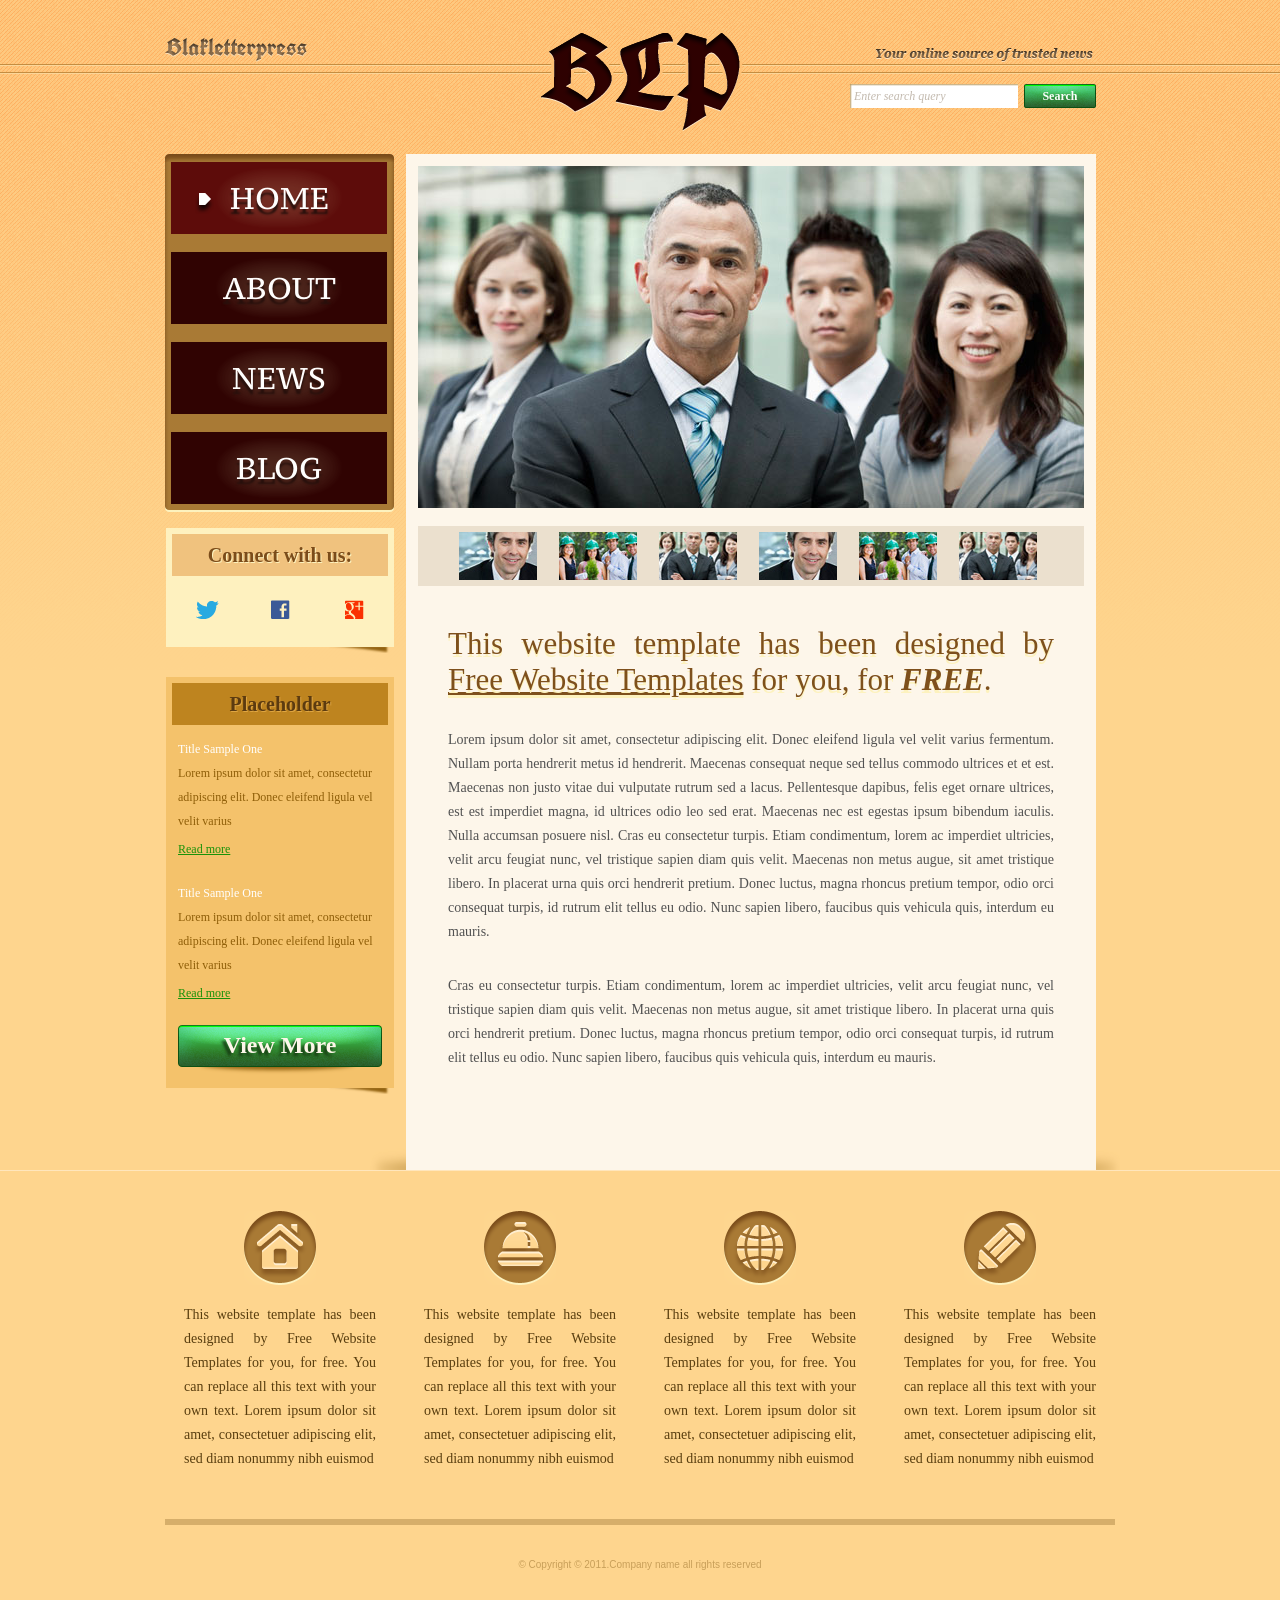
<file: index.html>
<!DOCTYPE html>
<!-- Website template by freewebsitetemplates.com -->
<html>
<head>
	<meta charset="UTF-8">
	<title>Blakletterpress Website Template</title>
	<link rel="stylesheet" href="css/style.css" type="text/css">
</head>
<body>
	<div id="page">
		<div id="header">
			<div id="motto">
				<a href="index.html" class="sitename"><img src="images/blakletterpress.png" height="24" width="142" alt="SiteName"></a>
				<p>
					<img src="images/header-text.png" height="14" width="218" alt="Text">
				</p>
			</div>
			<div id="logo">
				<a href="index.html"><img src="images/logo.png" alt="LOGO"></a>
			</div>
			<div id="searchbar">
				<form action="#" method="post">
					<input type="text" value="Enter search query" class="txtfield" onBlur="javascript:if(this.value==''){this.value=this.defaultValue;}" onFocus="javascript:if(this.value==this.defaultValue){this.value='';}">
					<input type="submit" value="Search" class="btn">
				</form>
			</div>
		</div>
		<div id="contents">
			<div id="main">
				<div id="gallery">
					<div>
						<img src="images/team-large.jpg" alt="Img">
					</div>
					<ul>
						<li>
							<img src="images/smiling.jpg" alt="Img">
						</li>
						<li>
							<img src="images/ecofriends.jpg" alt="Img">
						</li>
						<li>
							<img src="images/team.jpg" alt="Img">
						</li>
						<li>
							<img src="images/smiling.jpg" alt="Img">
						</li>
						<li>
							<img src="images/ecofriends.jpg" alt="Img">
						</li>
						<li>
							<img src="images/team.jpg" alt="Img">
						</li>
					</ul>
				</div>
				<div class="body">
					<h1>This website template has been designed by <a href="http://www.freewebsitetemplates.com/">Free Website Templates</a> for you, for <em>free</em>.</h1>
					<p>
						Lorem ipsum dolor sit amet, consectetur adipiscing elit. Donec eleifend ligula vel velit varius fermentum. Nullam porta hendrerit metus id hendrerit. Maecenas consequat neque sed tellus commodo ultrices et et est. Maecenas non justo vitae dui vulputate rutrum sed a lacus. Pellentesque dapibus, felis eget ornare ultrices, est est imperdiet magna, id ultrices odio leo sed erat. Maecenas nec est egestas ipsum bibendum iaculis. Nulla accumsan posuere nisl. Cras eu consectetur turpis. Etiam condimentum, lorem ac imperdiet ultricies, velit arcu feugiat nunc, vel tristique sapien diam quis velit. Maecenas non metus augue, sit amet tristique libero. In placerat urna quis orci hendrerit pretium. Donec luctus, magna rhoncus pretium tempor, odio orci consequat turpis, id rutrum elit tellus eu odio. Nunc sapien libero, faucibus quis vehicula quis, interdum eu mauris.
					</p>
					<p>
						Cras eu consectetur turpis. Etiam condimentum, lorem ac imperdiet ultricies, velit arcu feugiat nunc, vel tristique sapien diam quis velit. Maecenas non metus augue, sit amet tristique libero. In placerat urna quis orci hendrerit pretium. Donec luctus, magna rhoncus pretium tempor, odio orci consequat turpis, id rutrum elit tellus eu odio. Nunc sapien libero, faucibus quis vehicula quis, interdum eu mauris.
					</p>
				</div>
			</div>
			<div id="sidebar">
				<div id="navigation">
					<div>
						<ul>
							<li class="selected">
								<a href="index.html">Home</a>
							</li>
							<li>
								<a href="about.html">About</a>
							</li>
							<li>
								<a href="news.html">News</a>
							</li>
							<li>
								<a href="blog.html">Blog</a>
							</li>
						</ul>
					</div>
				</div>
				<div class="section">
					<div id="connect">
						<h2>Connect with us:</h2>
						<a href="http://freewebsitetemplates.com/go/twitter/" target="_blank" class="twitter"></a> <a href="http://freewebsitetemplates.com/go/facebook/" target="_blank" class="facebook"></a> <a href="http://freewebsitetemplates.com/go/googleplus/" target="_blank" class="googleplus"></a>
					</div>
				</div>
				<div class="section">
					<div id="posts">
						<h2>Placeholder</h2>
						<ul>
							<li>
								<h5>Title Sample One</h5>
								<p>
									Lorem ipsum dolor sit amet, consectetur adipiscing elit. Donec eleifend ligula vel velit varius
								</p>
								<a href="news.html" class="more">Read more</a>
							</li>
							<li>
								<h5>Title Sample One</h5>
								<p>
									Lorem ipsum dolor sit amet, consectetur adipiscing elit. Donec eleifend ligula vel velit varius
								</p>
								<a href="news.html" class="more">Read more</a>
							</li>
						</ul>
						<a href="news.html" class="btn2">View More</a>
					</div>
				</div>
			</div>
		</div>
		<div id="footer">
			<div>
				<ul id="featured">
					<li>
						<a href="index.html" class="home"></a>
						<p>
							This website template has been designed by Free Website Templates for you, for free. You can replace all this text with your own text. Lorem ipsum dolor sit amet, consectetuer adipiscing elit, sed diam nonummy nibh euismod
						</p>
					</li>
					<li>
						<a href="index.html" class="bell"></a>
						<p>
							This website template has been designed by Free Website Templates for you, for free. You can replace all this text with your own text. Lorem ipsum dolor sit amet, consectetuer adipiscing elit, sed diam nonummy nibh euismod
						</p>
					</li>
					<li>
						<a href="index.html" class="globe"></a>
						<p>
							This website template has been designed by Free Website Templates for you, for free. You can replace all this text with your own text. Lorem ipsum dolor sit amet, consectetuer adipiscing elit, sed diam nonummy nibh euismod
						</p>
					</li>
					<li>
						<a href="index.html" class="pencil"></a>
						<p>
							This website template has been designed by Free Website Templates for you, for free. You can replace all this text with your own text. Lorem ipsum dolor sit amet, consectetuer adipiscing elit, sed diam nonummy nibh euismod
						</p>
					</li>
				</ul>
				<p id="footnote">
					© Copyright © 2011.Company name all rights reserved
				</p>
			</div>
		</div>
	</div>
</body>
</html>
</file>
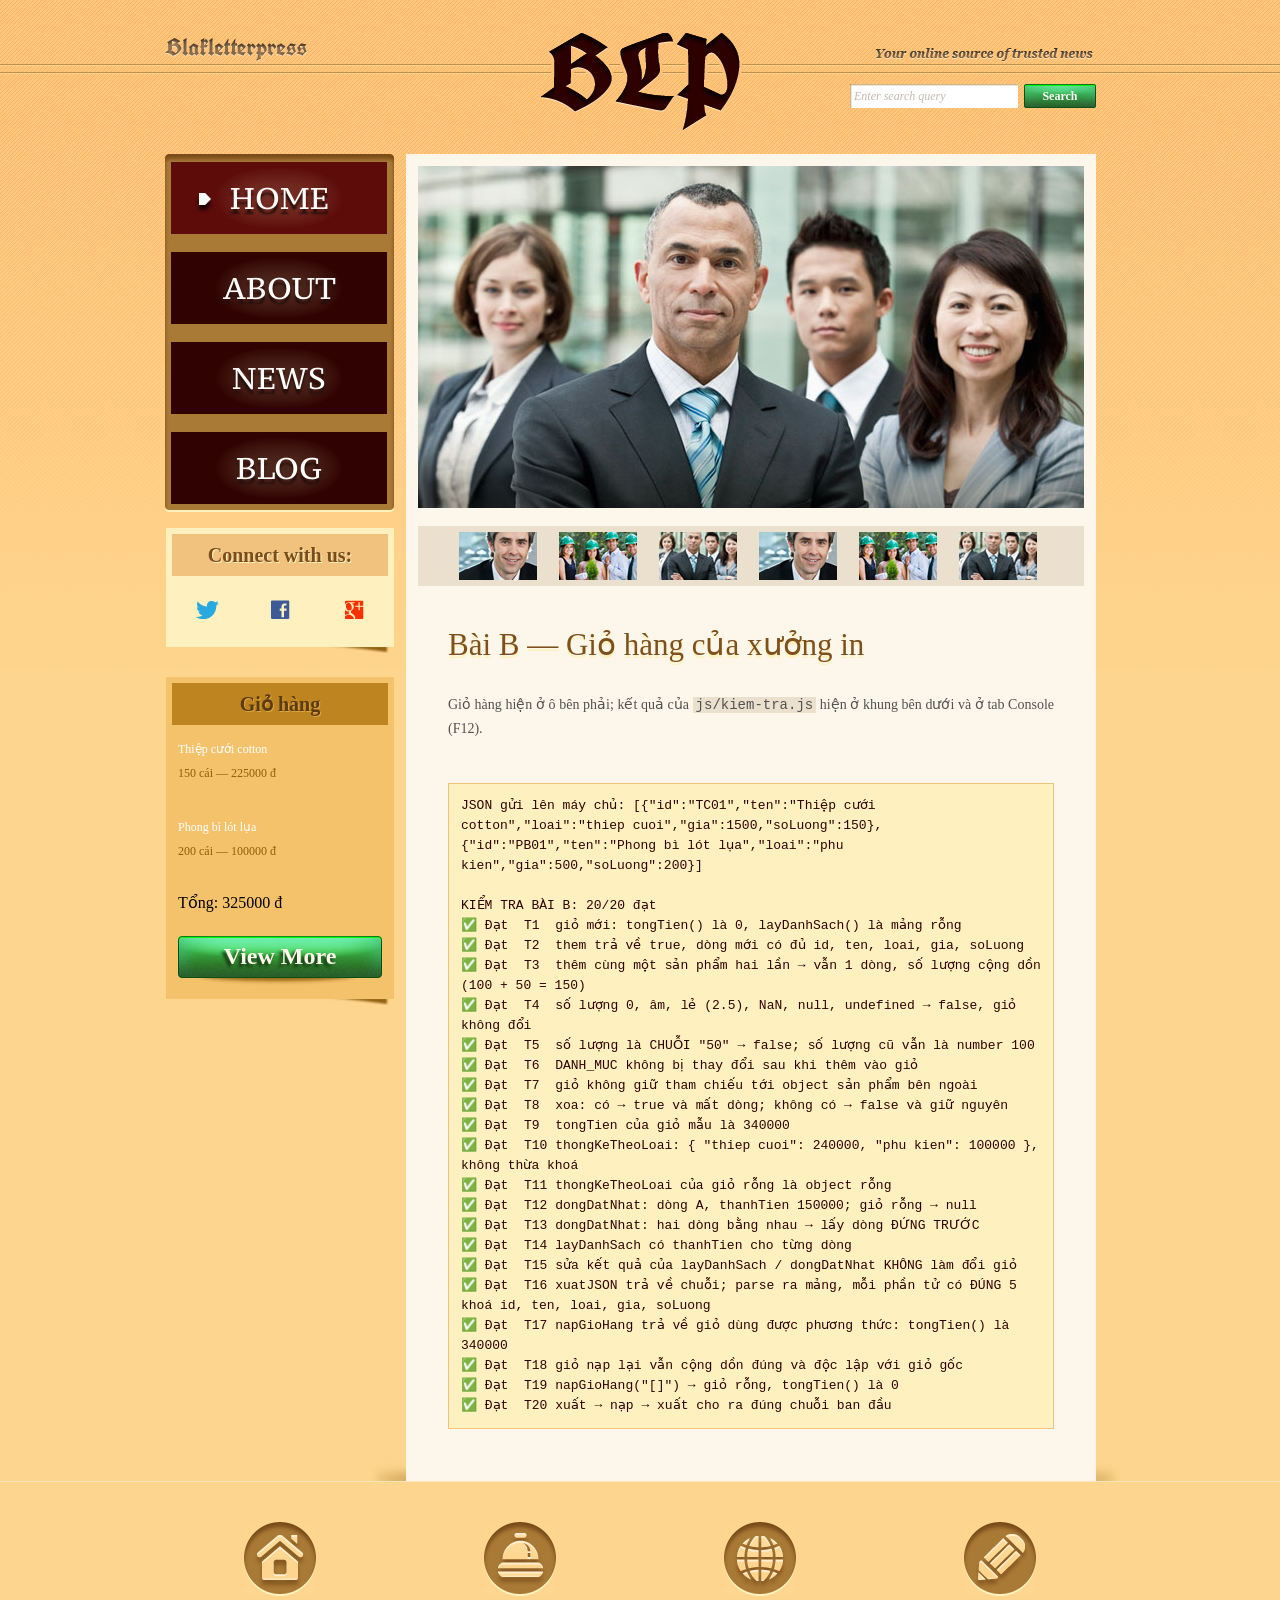
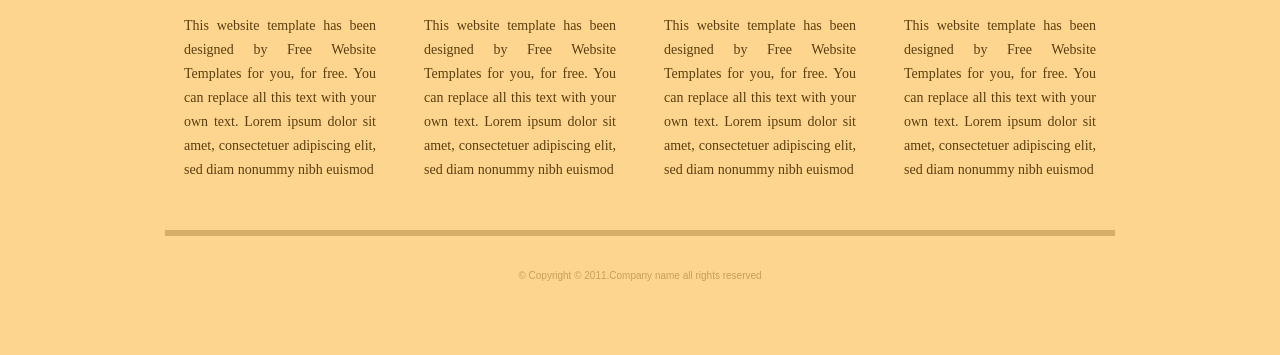
<file: Bai tap 2 - JS tin tuc va gio hang/index.html>
<!DOCTYPE html>
<!-- Website template by freewebsitetemplates.com -->
<html>
<head>
	<meta charset="UTF-8">
	<title>Bài B – Giỏ hàng | Blakletterpress</title>
	<link rel="stylesheet" href="css/style.css" type="text/css">
	<link rel="stylesheet" href="css/bai-js.css" type="text/css">
</head>
<body>
	<div id="page">
		<div id="header">
			<div id="motto">
				<a href="index.html" class="sitename"><img src="images/blakletterpress.png" height="24" width="142" alt="SiteName"></a>
				<p>
					<img src="images/header-text.png" height="14" width="218" alt="Text">
				</p>
			</div>
			<div id="logo">
				<a href="index.html"><img src="images/logo.png" alt="LOGO"></a>
			</div>
			<div id="searchbar">
				<form action="#" method="post">
					<input type="text" value="Enter search query" class="txtfield" onBlur="javascript:if(this.value==''){this.value=this.defaultValue;}" onFocus="javascript:if(this.value==this.defaultValue){this.value='';}">
					<input type="submit" value="Search" class="btn">
				</form>
			</div>
		</div>
		<div id="contents">
			<div id="main">
				<div id="gallery">
					<div>
						<img src="images/team-large.jpg" alt="Img">
					</div>
					<ul>
						<li>
							<img src="images/smiling.jpg" alt="Img">
						</li>
						<li>
							<img src="images/ecofriends.jpg" alt="Img">
						</li>
						<li>
							<img src="images/team.jpg" alt="Img">
						</li>
						<li>
							<img src="images/smiling.jpg" alt="Img">
						</li>
						<li>
							<img src="images/ecofriends.jpg" alt="Img">
						</li>
						<li>
							<img src="images/team.jpg" alt="Img">
						</li>
					</ul>
				</div>
				<div class="body">
					<h1>Bài B — Giỏ hàng của xưởng in</h1>
					<p>
						Giỏ hàng hiện ở ô bên phải; kết quả của <code>js/kiem-tra.js</code> hiện ở khung bên dưới và ở tab Console (F12).
					</p>
					<pre id="ket-qua"></pre>
				</div>
			</div>
			<div id="sidebar">
				<div id="navigation">
					<div>
						<ul>
							<li class="selected">
								<a href="index.html">Home</a>
							</li>
							<li>
								<a href="about.html">About</a>
							</li>
							<li>
								<a href="news.html">News</a>
							</li>
							<li>
								<a href="blog.html">Blog</a>
							</li>
						</ul>
					</div>
				</div>
				<div class="section">
					<div id="connect">
						<h2>Connect with us:</h2>
						<a href="http://freewebsitetemplates.com/go/twitter/" target="_blank" class="twitter"></a> <a href="http://freewebsitetemplates.com/go/facebook/" target="_blank" class="facebook"></a> <a href="http://freewebsitetemplates.com/go/googleplus/" target="_blank" class="googleplus"></a>
					</div>
				</div>
				<div class="section">
					<div id="posts">
						<h2>Giỏ hàng</h2>
						<ul id="gio-hang">
							<li>
								<h5>Title Sample One</h5>
								<p>
									Lorem ipsum dolor sit amet, consectetur adipiscing elit. Donec eleifend ligula vel velit varius
								</p>
								<a href="news.html" class="more">Read more</a>
							</li>
							<li>
								<h5>Title Sample One</h5>
								<p>
									Lorem ipsum dolor sit amet, consectetur adipiscing elit. Donec eleifend ligula vel velit varius
								</p>
								<a href="news.html" class="more">Read more</a>
							</li>
						</ul>
						<a href="news.html" class="btn2">View More</a>
					</div>
				</div>
			</div>
		</div>
		<div id="footer">
			<div>
				<ul id="featured">
					<li>
						<a href="index.html" class="home"></a>
						<p>
							This website template has been designed by Free Website Templates for you, for free. You can replace all this text with your own text. Lorem ipsum dolor sit amet, consectetuer adipiscing elit, sed diam nonummy nibh euismod
						</p>
					</li>
					<li>
						<a href="index.html" class="bell"></a>
						<p>
							This website template has been designed by Free Website Templates for you, for free. You can replace all this text with your own text. Lorem ipsum dolor sit amet, consectetuer adipiscing elit, sed diam nonummy nibh euismod
						</p>
					</li>
					<li>
						<a href="index.html" class="globe"></a>
						<p>
							This website template has been designed by Free Website Templates for you, for free. You can replace all this text with your own text. Lorem ipsum dolor sit amet, consectetuer adipiscing elit, sed diam nonummy nibh euismod
						</p>
					</li>
					<li>
						<a href="index.html" class="pencil"></a>
						<p>
							This website template has been designed by Free Website Templates for you, for free. You can replace all this text with your own text. Lorem ipsum dolor sit amet, consectetuer adipiscing elit, sed diam nonummy nibh euismod
						</p>
					</li>
				</ul>
				<p id="footnote">
					© Copyright © 2011.Company name all rights reserved
				</p>
			</div>
		</div>
	</div>
	<script src="js/ho-tro.js"></script>
	<script src="js/bai-b-gio-hang.js"></script>
	<script src="js/kiem-tra.js"></script>
</body>
</html>
</file>
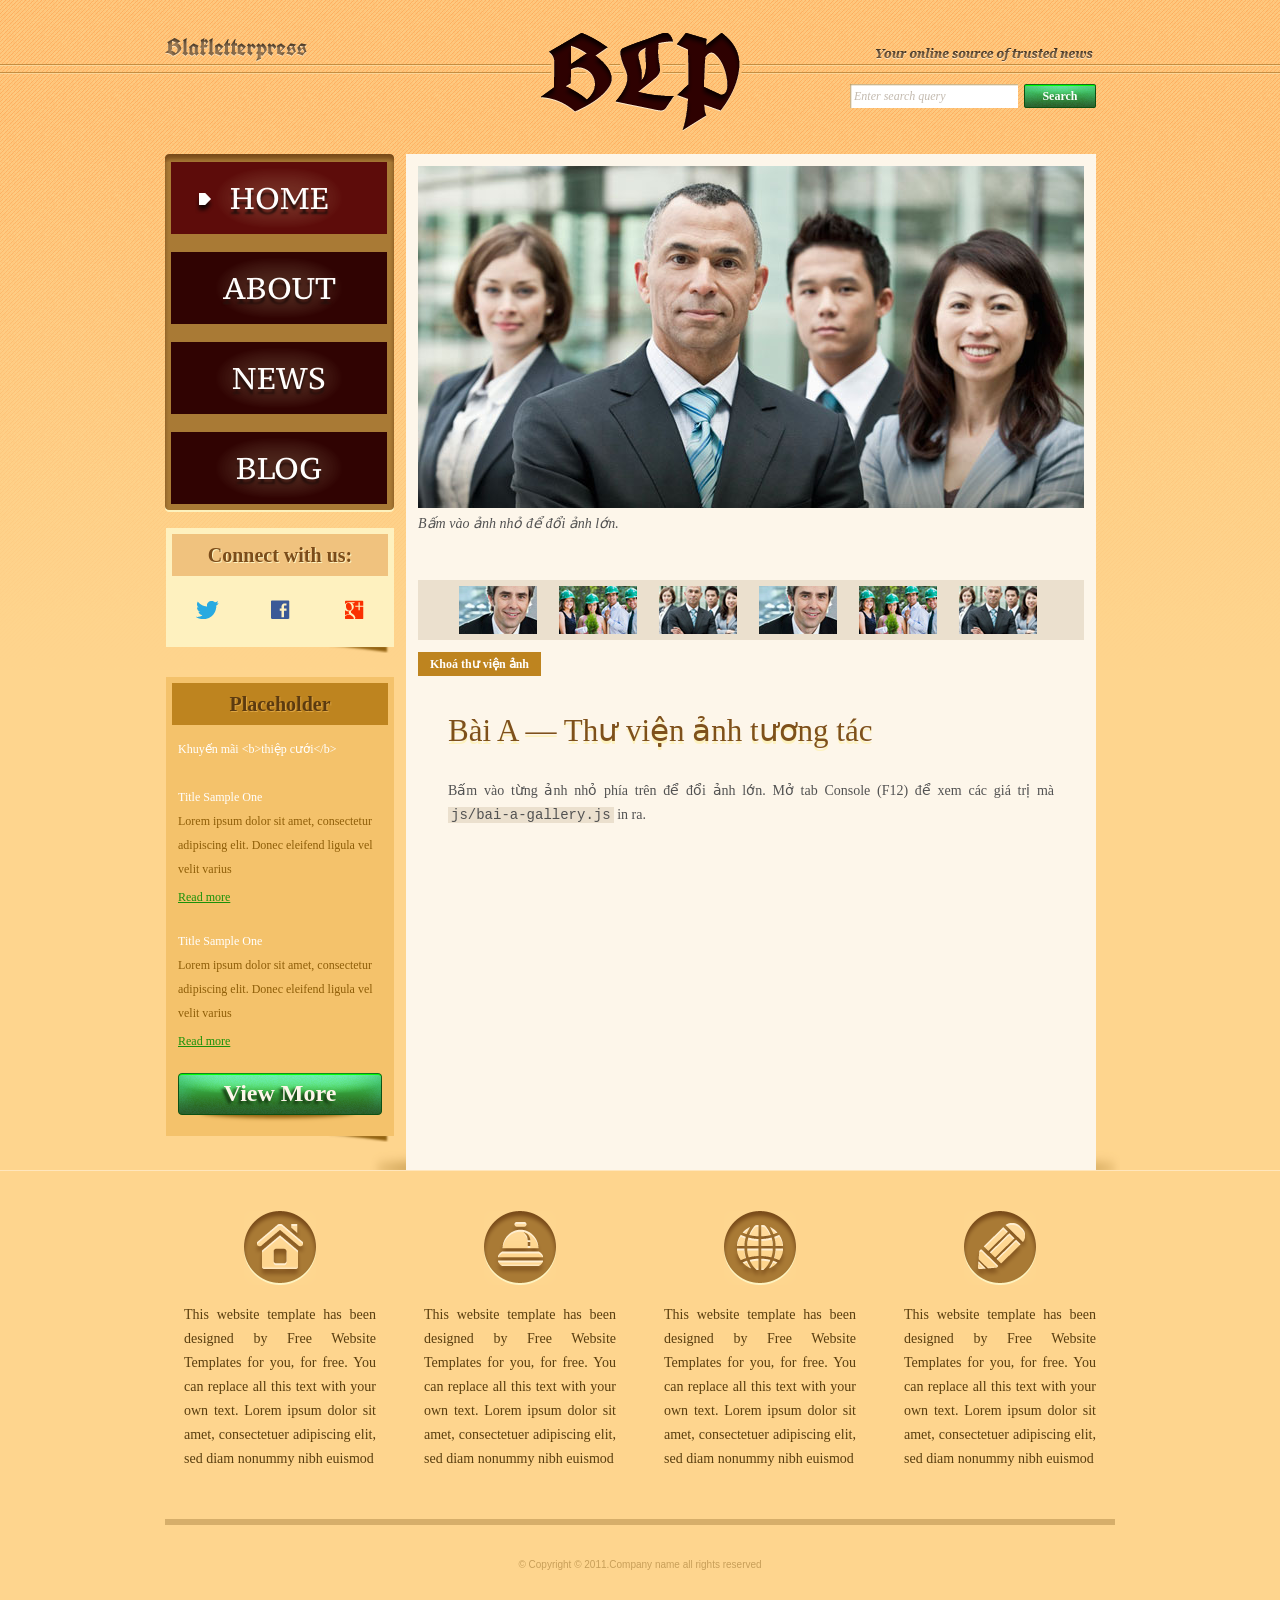
<file: Bai tap 3 - JS thu vien anh va tin nhanh/index.html>
<!DOCTYPE html>
<!-- Website template by freewebsitetemplates.com -->
<html>
<head>
	<meta charset="UTF-8">
	<title>Bài A – Thư viện ảnh | Blakletterpress</title>
	<link rel="stylesheet" href="css/style.css" type="text/css">
	<link rel="stylesheet" href="css/bai-js.css" type="text/css">
</head>
<body>
	<div id="page">
		<div id="header">
			<div id="motto">
				<a href="index.html" class="sitename"><img src="images/blakletterpress.png" height="24" width="142" alt="SiteName"></a>
				<p>
					<img src="images/header-text.png" height="14" width="218" alt="Text">
				</p>
			</div>
			<div id="logo">
				<a href="index.html"><img src="images/logo.png" alt="LOGO"></a>
			</div>
			<div id="searchbar">
				<form action="#" method="post">
					<input type="text" id="o-tim-kiem" value="Enter search query" class="txtfield">
					<input type="submit" value="Search" class="btn">
				</form>
			</div>
		</div>
		<div id="contents">
			<div id="main">
				<div id="gallery">
					<div>
						<img src="images/team-large.jpg" alt="Img">
					</div>
					<ul>
						<li>
							<img src="images/smiling.jpg" alt="meeting">
						</li>
						<li>
							<img src="images/ecofriends.jpg" alt="team-large">
						</li>
						<li>
							<img src="images/team.jpg" alt="team-large">
						</li>
						<li>
							<img src="images/smiling.jpg" alt="meeting">
						</li>
						<li>
							<img src="images/ecofriends.jpg" alt="team-large">
						</li>
						<li>
							<img src="images/team.jpg" alt="team-large">
						</li>
					</ul>
					<button type="button" id="nut-khoa">Khoá thư viện ảnh</button>
				</div>
				<div class="body">
					<h1>Bài A — Thư viện ảnh tương tác</h1>
					<p>
						Bấm vào từng ảnh nhỏ phía trên để đổi ảnh lớn. Mở tab Console (F12) để xem các giá trị mà <code>js/bai-a-gallery.js</code> in ra.
					</p>
				</div>
			</div>
			<div id="sidebar">
				<div id="navigation">
					<div>
						<ul>
							<li class="selected">
								<a href="index.html">Home</a>
							</li>
							<li>
								<a href="about.html">About</a>
							</li>
							<li>
								<a href="news.html">News</a>
							</li>
							<li>
								<a href="blog.html">Blog</a>
							</li>
						</ul>
					</div>
				</div>
				<div class="section">
					<div id="connect">
						<h2>Connect with us:</h2>
						<a href="http://freewebsitetemplates.com/go/twitter/" target="_blank" class="twitter"></a> <a href="http://freewebsitetemplates.com/go/facebook/" target="_blank" class="facebook"></a> <a href="http://freewebsitetemplates.com/go/googleplus/" target="_blank" class="googleplus"></a>
					</div>
				</div>
				<div class="section">
					<div id="posts">
						<h2>Placeholder</h2>
						<ul>
							<li>
								<h5>Title Sample One</h5>
								<p>
									Lorem ipsum dolor sit amet, consectetur adipiscing elit. Donec eleifend ligula vel velit varius
								</p>
								<a href="news.html" class="more">Read more</a>
							</li>
							<li>
								<h5>Title Sample One</h5>
								<p>
									Lorem ipsum dolor sit amet, consectetur adipiscing elit. Donec eleifend ligula vel velit varius
								</p>
								<a href="news.html" class="more">Read more</a>
							</li>
						</ul>
						<a href="news.html" class="btn2">View More</a>
					</div>
				</div>
			</div>
		</div>
		<div id="footer">
			<div>
				<ul id="featured">
					<li>
						<a href="index.html" class="home"></a>
						<p>
							This website template has been designed by Free Website Templates for you, for free. You can replace all this text with your own text. Lorem ipsum dolor sit amet, consectetuer adipiscing elit, sed diam nonummy nibh euismod
						</p>
					</li>
					<li>
						<a href="index.html" class="bell"></a>
						<p>
							This website template has been designed by Free Website Templates for you, for free. You can replace all this text with your own text. Lorem ipsum dolor sit amet, consectetuer adipiscing elit, sed diam nonummy nibh euismod
						</p>
					</li>
					<li>
						<a href="index.html" class="globe"></a>
						<p>
							This website template has been designed by Free Website Templates for you, for free. You can replace all this text with your own text. Lorem ipsum dolor sit amet, consectetuer adipiscing elit, sed diam nonummy nibh euismod
						</p>
					</li>
					<li>
						<a href="index.html" class="pencil"></a>
						<p>
							This website template has been designed by Free Website Templates for you, for free. You can replace all this text with your own text. Lorem ipsum dolor sit amet, consectetuer adipiscing elit, sed diam nonummy nibh euismod
						</p>
					</li>
				</ul>
				<p id="footnote">
					© Copyright © 2011.Company name all rights reserved
				</p>
			</div>
		</div>
	</div>
	<script src="js/bai-a-gallery.js"></script>
</body>
</html>
</file>
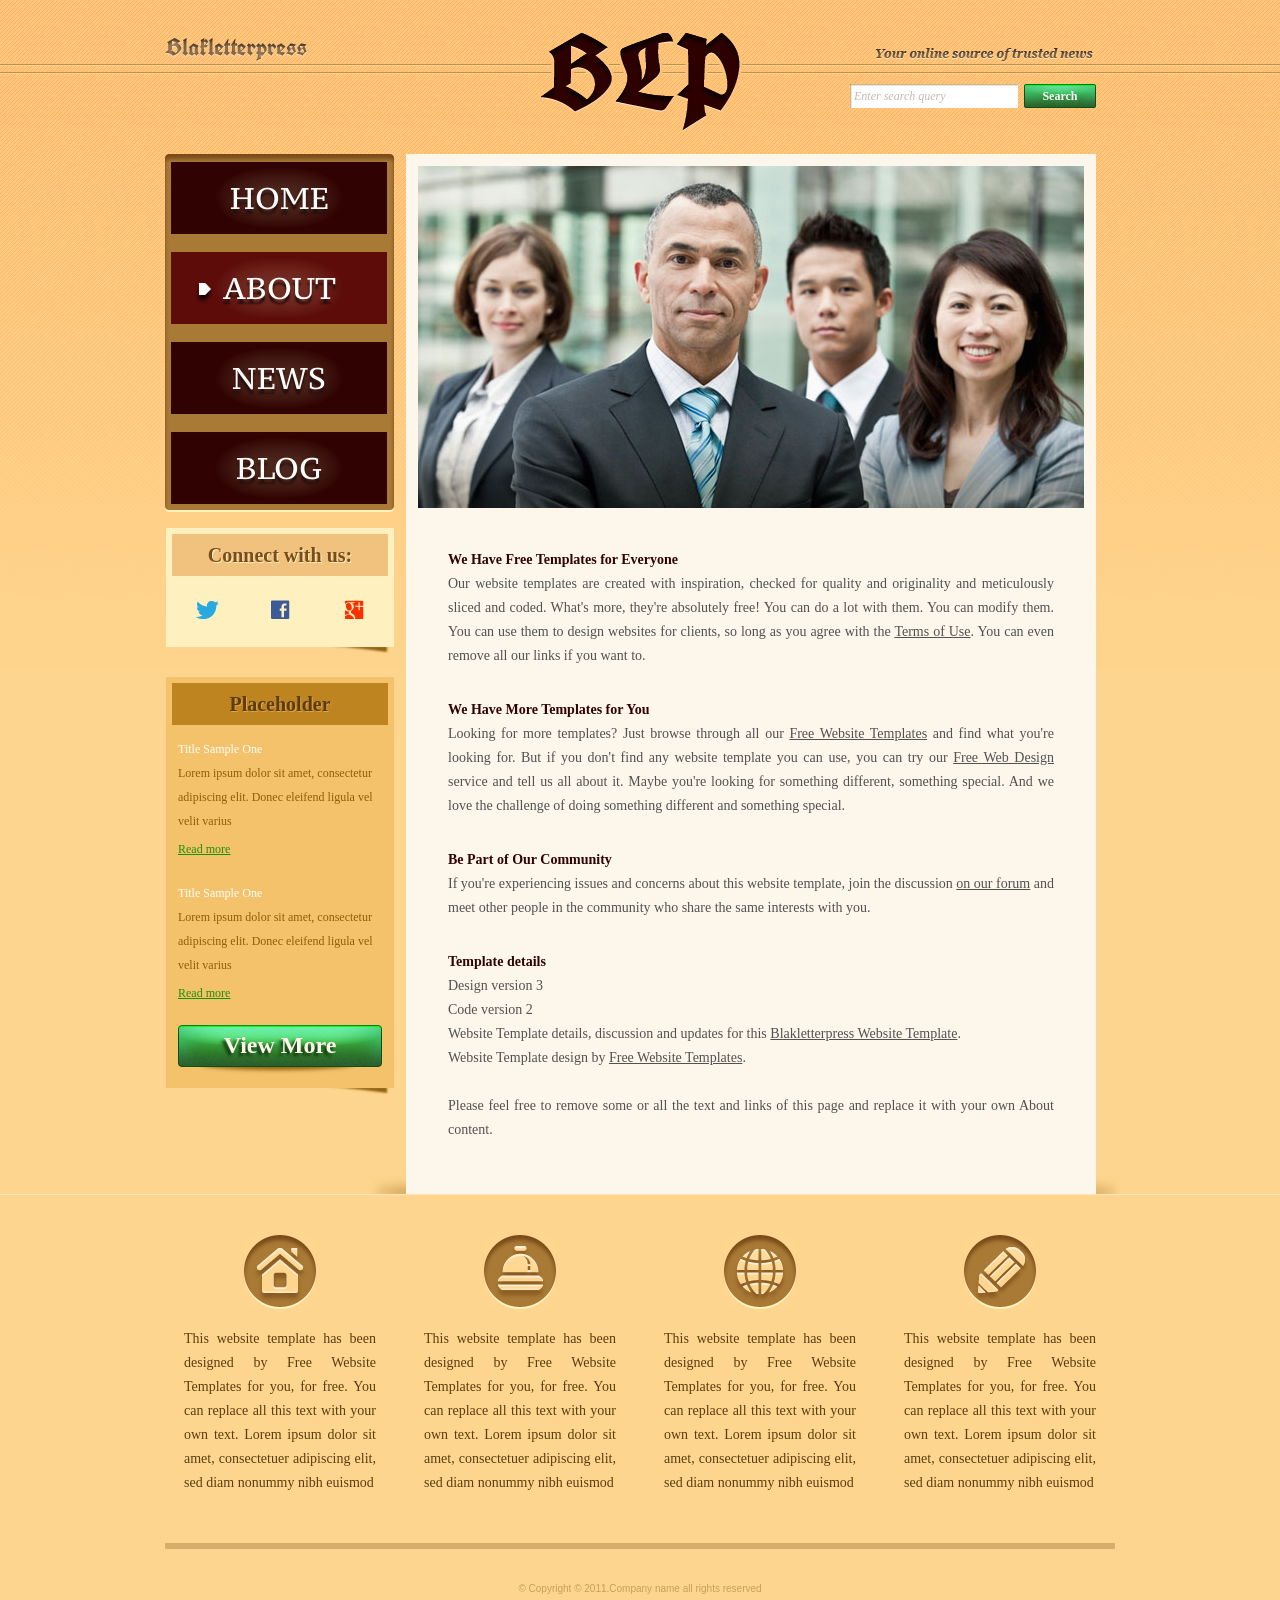
<file: about.html>
<!DOCTYPE html>
<!-- Website template by freewebsitetemplates.com -->
<html>
<head>
	<meta charset="UTF-8">
	<title>About - Blakletterpress Website Template</title>
	<link rel="stylesheet" href="css/style.css" type="text/css">
</head>
<body>
	<div id="page">
		<div id="header">
			<div id="motto">
				<a href="index.html" class="sitename"><img src="images/blakletterpress.png" height="24" width="142" alt="SiteName"></a>
				<p>
					<img src="images/header-text.png" height="14" width="218" alt="Text">
				</p>
			</div>
			<div id="logo">
				<a href="index.html"><img src="images/logo.png" alt="LOGO"></a>
			</div>
			<div id="searchbar">
				<form action="#" method="post">
					<input type="text" value="Enter search query" class="txtfield" onBlur="javascript:if(this.value==''){this.value=this.defaultValue;}" onFocus="javascript:if(this.value==this.defaultValue){this.value='';}">
					<input type="submit" value="Search" class="btn">
				</form>
			</div>
		</div>
		<div id="contents">
			<div id="main">
				<div id="gallery">
					<div>
						<img src="images/team-large.jpg" alt="Img">
					</div>
				</div>
				<div id="about" class="body">
					<h4>We Have Free Templates for Everyone</h4>
					<p>
						Our website templates are created with inspiration, checked for quality and originality and meticulously sliced and coded. What's more, they're absolutely free! You can do a lot with them. You can modify them. You can use them to design websites for clients, so long as you agree with the <a href="http://www.freewebsitetemplates.com/about/terms/">Terms of Use</a>. You can even remove all our links if you want to.
					</p>
					<h4>We Have More Templates for You</h4>
					<p>
						Looking for more templates? Just browse through all our <a href="http://www.freewebsitetemplates.com/">Free Website Templates</a> and find what you're looking for. But if you don't find any website template you can use, you can try our <a href="http://www.freewebsitetemplates.com/freewebdesign/">Free Web Design</a> service and tell us all about it. Maybe you're looking for something different, something special. And we love the challenge of doing something different and something special.
					</p>
					<h4>Be Part of Our Community</h4>
					<p>
						If you're experiencing issues and concerns about this website template, join the discussion <a href="http://www.freewebsitetemplates.com/forums/">on our forum</a> and meet other people in the community who share the same interests with you.
					</p>
					<h4>Template details</h4>
					<p>
						Design version 3<br> Code version 2<br> Website Template details, discussion and updates for this <a href="http://www.freewebsitetemplates.com/forums/f18/">Blakletterpress Website Template</a>.<br> Website Template design by <a href="http://www.freewebsitetemplates.com/">Free Website Templates</a>.<br><br> Please feel free to remove some or all the text and links of this page and replace it with your own About content.
					</p>
				</div>
			</div>
			<div id="sidebar">
				<div id="navigation">
					<div>
						<ul>
							<li>
								<a href="index.html">Home</a>
							</li>
							<li class="selected">
								<a href="about.html">About</a>
							</li>
							<li>
								<a href="news.html">News</a>
							</li>
							<li>
								<a href="blog.html">Blog</a>
							</li>
						</ul>
					</div>
				</div>
				<div class="section">
					<div id="connect">
						<h2>Connect with us:</h2>
						<a href="http://freewebsitetemplates.com/go/twitter/" target="_blank" class="twitter"></a> <a href="http://freewebsitetemplates.com/go/facebook/" target="_blank" class="facebook"></a> <a href="http://freewebsitetemplates.com/go/googleplus/" target="_blank" class="googleplus"></a>
					</div>
				</div>
				<div class="section">
					<div id="posts">
						<h2>Placeholder</h2>
						<ul>
							<li>
								<h5>Title Sample One</h5>
								<p>
									Lorem ipsum dolor sit amet, consectetur adipiscing elit. Donec eleifend ligula vel velit varius
								</p>
								<a href="news.html" class="more">Read more</a>
							</li>
							<li>
								<h5>Title Sample One</h5>
								<p>
									Lorem ipsum dolor sit amet, consectetur adipiscing elit. Donec eleifend ligula vel velit varius
								</p>
								<a href="news.html" class="more">Read more</a>
							</li>
						</ul>
						<a href="news.html" class="btn2">View More</a>
					</div>
				</div>
			</div>
		</div>
		<div id="footer">
			<div>
				<ul id="featured">
					<li>
						<a href="index.html" class="home"></a>
						<p>
							This website template has been designed by Free Website Templates for you, for free. You can replace all this text with your own text. Lorem ipsum dolor sit amet, consectetuer adipiscing elit, sed diam nonummy nibh euismod
						</p>
					</li>
					<li>
						<a href="index.html" class="bell"></a>
						<p>
							This website template has been designed by Free Website Templates for you, for free. You can replace all this text with your own text. Lorem ipsum dolor sit amet, consectetuer adipiscing elit, sed diam nonummy nibh euismod
						</p>
					</li>
					<li>
						<a href="index.html" class="globe"></a>
						<p>
							This website template has been designed by Free Website Templates for you, for free. You can replace all this text with your own text. Lorem ipsum dolor sit amet, consectetuer adipiscing elit, sed diam nonummy nibh euismod
						</p>
					</li>
					<li>
						<a href="index.html" class="pencil"></a>
						<p>
							This website template has been designed by Free Website Templates for you, for free. You can replace all this text with your own text. Lorem ipsum dolor sit amet, consectetuer adipiscing elit, sed diam nonummy nibh euismod
						</p>
					</li>
					</li>
				</ul>
				<p id="footnote">
					© Copyright © 2011.Company name all rights reserved
				</p>
			</div>
		</div>
	</div>
</body>
</html>
</file>
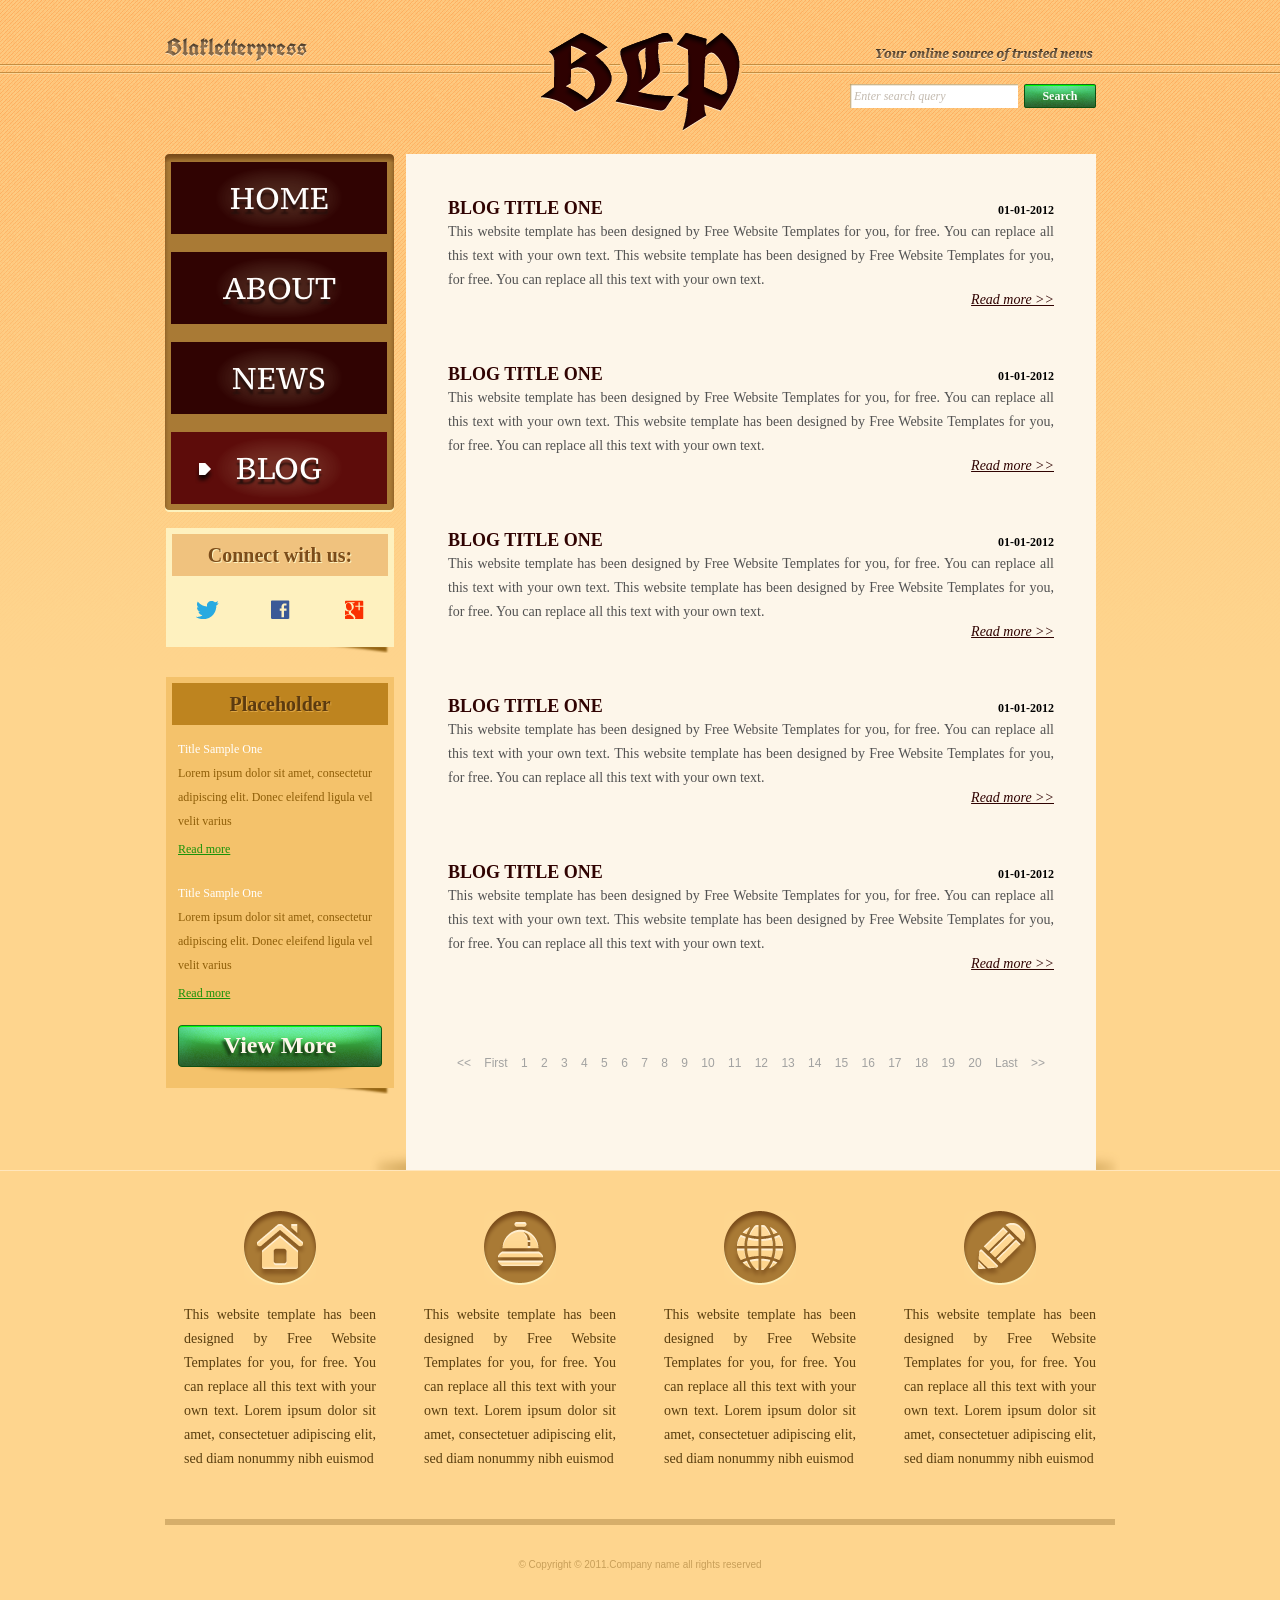
<file: blog.html>
<!DOCTYPE html>
<!-- Website template by freewebsitetemplates.com -->
<html>
<head>
	<meta charset="UTF-8">
	<title>Blog - Blakletterpress Website Template</title>
	<link rel="stylesheet" href="css/style.css" type="text/css">
</head>
<body>
	<div id="page">
		<div id="header">
			<div id="motto">
				<a href="index.html" class="sitename"><img src="images/blakletterpress.png" height="24" width="142" alt="SiteName"></a>
				<p>
					<img src="images/header-text.png" height="14" width="218" alt="Text">
				</p>
			</div>
			<div id="logo">
				<a href="index.html"><img src="images/logo.png" alt="LOGO"></a>
			</div>
			<div id="searchbar">
				<form action="#" method="post">
					<input type="text" value="Enter search query" class="txtfield" onBlur="javascript:if(this.value==''){this.value=this.defaultValue;}" onFocus="javascript:if(this.value==this.defaultValue){this.value='';}">
					<input type="submit" value="Search" class="btn">
				</form>
			</div>
		</div>
		<div id="contents">
			<div id="main">
				<div class="body">
					<ul id="list">
						<li>
							<span class="time">01-01-2012</span>
							<h3>BLOG TITLE ONE</h3>
							<p>
								This website template has been designed by Free Website Templates for you, for free. You can replace all this text with your own text. This website template has been designed by Free Website Templates for you, for free. You can replace all this text with your own text.
							</p>
							<a href="blog.html" class="more">Read more >></a>
						</li>
						<li>
							<span class="time">01-01-2012</span>
							<h3>BLOG TITLE ONE</h3>
							<p>
								This website template has been designed by Free Website Templates for you, for free. You can replace all this text with your own text. This website template has been designed by Free Website Templates for you, for free. You can replace all this text with your own text.
							</p>
							<a href="blog.html" class="more">Read more >></a>
						</li>
						<li>
							<span class="time">01-01-2012</span>
							<h3>BLOG TITLE ONE</h3>
							<p>
								This website template has been designed by Free Website Templates for you, for free. You can replace all this text with your own text. This website template has been designed by Free Website Templates for you, for free. You can replace all this text with your own text.
							</p>
							<a href="blog.html" class="more">Read more >></a>
						</li>
						<li>
							<span class="time">01-01-2012</span>
							<h3>BLOG TITLE ONE</h3>
							<p>
								This website template has been designed by Free Website Templates for you, for free. You can replace all this text with your own text. This website template has been designed by Free Website Templates for you, for free. You can replace all this text with your own text.
							</p>
							<a href="blog.html" class="more">Read more >></a>
						</li>
						<li>
							<span class="time">01-01-2012</span>
							<h3>BLOG TITLE ONE</h3>
							<p>
								This website template has been designed by Free Website Templates for you, for free. You can replace all this text with your own text. This website template has been designed by Free Website Templates for you, for free. You can replace all this text with your own text.
							</p>
							<a href="blog.html" class="more">Read more >></a>
						</li>
					</ul>
					<div id="pagination">
						<a href="blog.html">&lt;&lt;</a> <a href="blog.html">First</a> <a href="blog.html">1</a> <a href="blog.html">2</a> <a href="blog.html">3</a> <a href="blog.html">4</a> <a href="blog.html">5</a> <a href="blog.html">6</a> <a href="blog.html">7</a> <a href="blog.html">8</a> <a href="blog.html">9</a> <a href="blog.html">10</a> <a href="blog.html">11</a> <a href="blog.html">12</a> <a href="blog.html">13</a> <a href="blog.html">14</a> <a href="blog.html">15</a> <a href="blog.html">16</a> <a href="blog.html">17</a> <a href="blog.html">18</a> <a href="blog.html">19</a> <a href="blog.html">20</a> <a href="blog.html">Last</a> <a href="blog.html">&gt;&gt;</a>
					</div>
				</div>
			</div>
			<div id="sidebar">
				<div id="navigation">
					<div>
						<ul>
							<li>
								<a href="index.html">Home</a>
							</li>
							<li>
								<a href="about.html">About</a>
							</li>
							<li>
								<a href="news.html">News</a>
							</li>
							<li class="selected">
								<a href="blog.html">Blog</a>
							</li>
						</ul>
					</div>
				</div>
				<div class="section">
					<div id="connect">
						<h2>Connect with us:</h2>
						<a href="http://freewebsitetemplates.com/go/twitter/" target="_blank" class="twitter"></a> <a href="http://freewebsitetemplates.com/go/facebook/" target="_blank" class="facebook"></a> <a href="http://freewebsitetemplates.com/go/googleplus/" target="_blank" class="googleplus"></a>
					</div>
				</div>
				<div class="section">
					<div id="posts">
						<h2>Placeholder</h2>
						<ul>
							<li>
								<h5>Title Sample One</h5>
								<p>
									Lorem ipsum dolor sit amet, consectetur adipiscing elit. Donec eleifend ligula vel velit varius
								</p>
								<a href="news.html" class="more">Read more</a>
							</li>
							<li>
								<h5>Title Sample One</h5>
								<p>
									Lorem ipsum dolor sit amet, consectetur adipiscing elit. Donec eleifend ligula vel velit varius
								</p>
								<a href="news.html" class="more">Read more</a>
							</li>
						</ul>
						<a href="news.html" class="btn2">View More</a>
					</div>
				</div>
			</div>
		</div>
		<div id="footer">
			<div>
				<ul id="featured">
					<li>
						<a href="index.html" class="home"></a>
						<p>
							This website template has been designed by Free Website Templates for you, for free. You can replace all this text with your own text. Lorem ipsum dolor sit amet, consectetuer adipiscing elit, sed diam nonummy nibh euismod
						</p>
					</li>
					<li>
						<a href="index.html" class="bell"></a>
						<p>
							This website template has been designed by Free Website Templates for you, for free. You can replace all this text with your own text. Lorem ipsum dolor sit amet, consectetuer adipiscing elit, sed diam nonummy nibh euismod
						</p>
					</li>
					<li>
						<a href="index.html" class="globe"></a>
						<p>
							This website template has been designed by Free Website Templates for you, for free. You can replace all this text with your own text. Lorem ipsum dolor sit amet, consectetuer adipiscing elit, sed diam nonummy nibh euismod
						</p>
					</li>
					<li>
						<a href="index.html" class="pencil"></a>
						<p>
							This website template has been designed by Free Website Templates for you, for free. You can replace all this text with your own text. Lorem ipsum dolor sit amet, consectetuer adipiscing elit, sed diam nonummy nibh euismod
						</p>
					</li>
				</ul>
				<p id="footnote">
					© Copyright © 2011.Company name all rights reserved
				</p>
			</div>
		</div>
	</div>
</body>
</html>
</file>
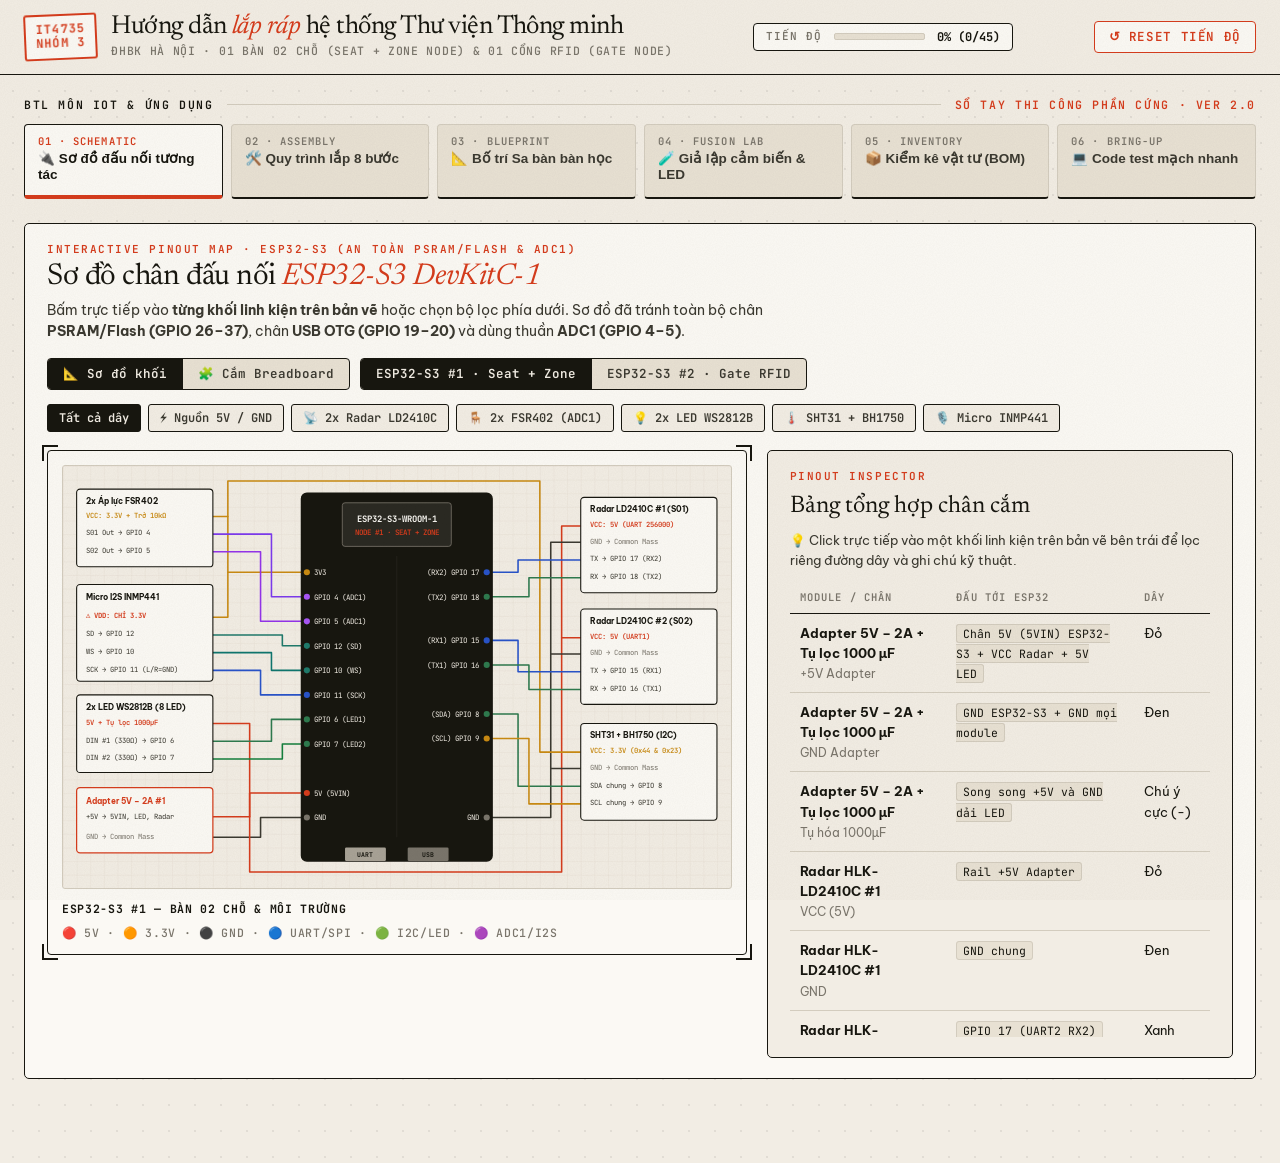
<file: huong-dan-lap-rap.html>
<!DOCTYPE html>
<html lang="vi">
<head>
  <meta charset="UTF-8" />
  <meta name="viewport" content="width=device-width, initial-scale=1.0" />
  <title>Hướng Dẫn Lắp Ráp Tương Tác · Thư Viện Thông Minh IoT (IT4735 - Nhóm 3)</title>
  <link rel="preconnect" href="https://fonts.googleapis.com" />
  <link rel="preconnect" href="https://fonts.gstatic.com" crossorigin />
  <link href="https://fonts.googleapis.com/css2?family=Be+Vietnam+Pro:ital,wght@0,400;0,500;0,600;0,700;1,400&family=JetBrains+Mono:wght@400;500;600;700&family=Newsreader:ital,opsz,wght@0,6..72,400;0,6..72,500;1,6..72,400&display=swap" rel="stylesheet" />
  <style>
    /* =========================================================================
       EDITORIAL-ENGINEERING DESIGN SYSTEM (INSPIRED BY ARCHITECTURE.HTML)
       ========================================================================= */
    :root {
      --paper: #f2ede4;
      --paper2: #e8e1d3;
      --card: #fbf9f4;
      --ink: #17160f;
      --ink2: #3b3930;
      --muted: #7a756b;
      --soft: #a8a296;
      --rule: #d3ccbe;
      --accent: #d63c1c;
      --accent-t: rgba(214, 60, 28, 0.08);
      --real: #2e7a4e;
      --real-t: rgba(46, 122, 78, 0.10);
      --link: #2853c9;
      --link-t: rgba(40, 83, 201, 0.09);
      --jev: #1f7a6b;
      --amber: #c98a12;
      --amber-t: rgba(201, 138, 18, 0.11);
      --serif: "Newsreader", Georgia, serif;
      --sans: "Be Vietnam Pro", "Helvetica Neue", system-ui, sans-serif;
      --mono: "JetBrains Mono", ui-monospace, "SF Mono", Menlo, monospace;
      --ease: cubic-bezier(0.2, 0.75, 0.2, 1);
    }

    *, *::before, *::after { box-sizing: border-box; margin: 0; padding: 0; }

    body {
      font-family: var(--sans);
      color: var(--ink);
      background-color: var(--paper);
      background-image: radial-gradient(circle, rgba(23, 22, 15, 0.075) 1px, transparent 1.3px);
      background-size: 26px 26px;
      line-height: 1.55;
      -webkit-font-smoothing: antialiased;
      min-height: 100vh;
      position: relative;
      padding-bottom: 64px;
    }

    /* Subtle archival paper grain overlay */
    body::after {
      content: "";
      position: fixed;
      inset: 0;
      pointer-events: none;
      z-index: 999;
      opacity: 0.28;
      mix-blend-mode: multiply;
      background-image: url("data:image/svg+xml,%3Csvg xmlns='http://www.w3.org/2000/svg' width='160' height='160'%3E%3Cfilter id='n'%3E%3CfeTurbulence type='fractalNoise' baseFrequency='.9' numOctaves='2' stitchTiles='stitch'/%3E%3CfeColorMatrix values='0 0 0 0 0.09 0 0 0 0 0.08 0 0 0 0 0.05 0 0 0 .16 0'/%3E%3C/filter%3E%3Crect width='100%25' height='100%25' filter='url(%23n)'/%3E%3C/svg%3E");
    }

    code, .mono { font-family: var(--mono); }
    code {
      font-size: 0.88em;
      background: var(--paper2);
      border: 1px solid var(--rule);
      padding: 1px 6px;
      border-radius: 3px;
      color: var(--ink);
    }
    pre code { background: none; border: none; padding: 0; color: inherit; font-size: inherit; }

    /* Top Progress Hairline */
    #topProgressLine {
      position: fixed;
      left: 0;
      top: 0;
      height: 3px;
      width: 0%;
      background: var(--accent);
      z-index: 120;
      transition: width 0.55s var(--ease);
    }

    /* =========================================================================
       EDITORIAL HEADER
       ========================================================================= */
    .topbar {
      position: sticky;
      top: 0;
      z-index: 80;
      background: rgba(242, 237, 228, 0.94);
      backdrop-filter: blur(10px);
      border-bottom: 1.5px solid var(--ink);
      padding: 14px 24px;
    }
    .topbar-inner {
      max-width: 1380px;
      margin: 0 auto;
      display: flex;
      flex-wrap: wrap;
      align-items: center;
      justify-content: space-between;
      gap: 16px;
    }
    .brand {
      display: flex;
      align-items: center;
      gap: 14px;
    }
    .brand-stamp {
      font: 700 12px/1.15 var(--mono);
      letter-spacing: 0.1em;
      text-transform: uppercase;
      color: var(--accent);
      border: 2px solid var(--accent);
      padding: 7px 10px;
      border-radius: 3px;
      transform: rotate(-2.5deg);
      background: var(--card);
      flex-shrink: 0;
    }
    .brand-title h1 {
      font-family: var(--serif);
      font-weight: 400;
      font-size: 26px;
      line-height: 1.05;
      letter-spacing: -0.02em;
    }
    .brand-title h1 em {
      font-style: italic;
      color: var(--accent);
    }
    .brand-title p {
      font: 500 11.5px/1.3 var(--mono);
      letter-spacing: 0.06em;
      text-transform: uppercase;
      color: var(--muted);
      margin-top: 3px;
    }

    .progress-cluster {
      display: flex;
      align-items: center;
      gap: 12px;
      background: var(--card);
      border: 1px solid var(--ink);
      border-radius: 4px;
      padding: 7px 12px;
      min-width: 260px;
    }
    .progress-label-k {
      font: 600 11px/1 var(--mono);
      letter-spacing: 0.09em;
      text-transform: uppercase;
      color: var(--muted);
    }
    .progress-track {
      flex: 1;
      height: 7px;
      background: var(--paper2);
      border: 1px solid var(--rule);
      border-radius: 2px;
      overflow: hidden;
    }
    .progress-fill {
      height: 100%;
      width: 0%;
      background: var(--real);
      transition: width 0.4s var(--ease);
    }
    .progress-num {
      font: 700 12px/1 var(--mono);
      color: var(--ink);
      white-space: nowrap;
    }

    /* Buttons */
    .btn {
      font: 600 12.5px/1 var(--mono);
      letter-spacing: 0.05em;
      text-transform: uppercase;
      padding: 9px 14px;
      border: 1.5px solid var(--ink);
      border-radius: 4px;
      background: var(--card);
      color: var(--ink);
      cursor: pointer;
      display: inline-flex;
      align-items: center;
      gap: 6px;
      transition: transform 0.14s var(--ease), background 0.14s, color 0.14s;
    }
    .btn:hover:not(:disabled) {
      background: var(--paper2);
      transform: translateY(-1px);
    }
    .btn:disabled {
      opacity: 0.35;
      cursor: not-allowed;
    }
    .btn-accent {
      background: var(--ink);
      color: var(--paper);
    }
    .btn-accent:hover:not(:disabled) {
      background: var(--accent);
      border-color: var(--accent);
      color: #fff;
    }
    .btn-danger {
      color: var(--accent);
      border-color: var(--accent);
      background: var(--card);
    }
    .btn-danger:hover:not(:disabled) {
      background: var(--accent-t);
    }

    /* =========================================================================
       LAYOUT & NAVIGATION
       ========================================================================= */
    .container {
      max-width: 1380px;
      margin: 24px auto 0;
      padding: 0 24px;
    }

    .section-header-line {
      display: flex;
      align-items: center;
      gap: 14px;
      font: 500 11.5px/1 var(--mono);
      letter-spacing: 0.14em;
      text-transform: uppercase;
      color: var(--muted);
      margin-bottom: 14px;
    }
    .section-header-line .case { color: var(--ink); font-weight: 600; }
    .section-header-line .line { flex: 1; height: 1px; background: var(--rule); }
    .section-header-line .kick { color: var(--accent); font-weight: 600; }

    .nav-tabs {
      display: grid;
      grid-template-columns: repeat(6, minmax(0, 1fr));
      gap: 8px;
      margin-bottom: 24px;
    }
    @media (max-width: 1100px) {
      .nav-tabs { grid-template-columns: repeat(3, minmax(0, 1fr)); }
    }
    @media (max-width: 640px) {
      .nav-tabs { grid-template-columns: repeat(2, minmax(0, 1fr)); }
    }
    .nav-tab {
      text-align: left;
      padding: 11px 13px;
      border: 1px solid var(--rule);
      border-bottom: 2px solid var(--ink);
      border-radius: 4px;
      background: var(--paper2);
      color: var(--ink2);
      cursor: pointer;
      transition: all 0.18s var(--ease);
      display: flex;
      flex-direction: column;
      gap: 4px;
    }
    .nav-tab small {
      font: 600 10.5px/1 var(--mono);
      letter-spacing: 0.1em;
      text-transform: uppercase;
      color: var(--muted);
    }
    .nav-tab span {
      font-size: 13.5px;
      font-weight: 600;
      line-height: 1.25;
    }
    .nav-tab:hover {
      background: var(--card);
      border-color: var(--ink);
    }
    .nav-tab.active {
      background: var(--card);
      border: 1.5px solid var(--ink);
      border-bottom: 4px solid var(--accent);
      color: var(--ink);
    }
    .nav-tab.active small { color: var(--accent); }

    .tab-panel { display: none; animation: panelIn 0.25s var(--ease); }
    .tab-panel.active { display: block; }
    @keyframes panelIn {
      from { opacity: 0; transform: translateY(8px); }
      to { opacity: 1; transform: none; }
    }

    /* Grids & Cards */
    .grid-2 { display: grid; grid-template-columns: 1fr 1fr; gap: 20px; align-items: start; }
    .wiring-layout { display: grid; grid-template-columns: minmax(0, 1.5fr) minmax(340px, 1fr); gap: 20px; align-items: start; }
    @media (max-width: 1080px) {
      .grid-2, .wiring-layout { grid-template-columns: 1fr; }
    }

    .card {
      background: var(--card);
      border: 1.5px solid var(--ink);
      border-radius: 5px;
      padding: 20px 22px;
    }
    .card-kicker {
      font: 600 11px/1 var(--mono);
      letter-spacing: 0.14em;
      text-transform: uppercase;
      color: var(--accent);
      margin-bottom: 6px;
    }
    .card-serif-title {
      font-family: var(--serif);
      font-weight: 400;
      font-size: 30px;
      line-height: 1.08;
      letter-spacing: -0.015em;
    }
    .card-serif-title em { font-style: italic; color: var(--accent); }

    /* Exhibit Box (from architecture.html) */
    .exhibit {
      position: relative;
      background: var(--card);
      border: 1.5px solid var(--ink);
      padding: 14px;
      border-radius: 4px;
    }
    .exhibit .cap {
      margin-top: 12px;
      display: flex;
      flex-wrap: wrap;
      justify-content: space-between;
      align-items: center;
      gap: 8px 16px;
      font: 500 11.5px/1.35 var(--mono);
      letter-spacing: 0.06em;
      text-transform: uppercase;
      color: var(--muted);
    }
    .exhibit .cap b { color: var(--ink); font-weight: 700; }
    .crop {
      position: absolute;
      width: 16px;
      height: 16px;
      border: 2px solid var(--ink);
      pointer-events: none;
    }
    .crop.tl { left: -6px; top: -6px; border-right: 0; border-bottom: 0; }
    .crop.tr { right: -6px; top: -6px; border-left: 0; border-bottom: 0; }
    .crop.bl { left: -6px; bottom: -6px; border-right: 0; border-top: 0; }
    .crop.br { right: -6px; bottom: -6px; border-left: 0; border-top: 0; }

    /* Tags & Badges */
    .tag {
      display: inline-block;
      font: 600 11px/1 var(--mono);
      letter-spacing: 0.08em;
      text-transform: uppercase;
      padding: 5px 8px;
      border: 1px solid currentColor;
      border-radius: 2px;
      white-space: nowrap;
    }
    .tag-5v { color: var(--accent); background: var(--accent-t); }
    .tag-3v3 { color: var(--amber); background: var(--amber-t); }
    .tag-ok { color: var(--real); background: var(--real-t); }
    .tag-blue { color: var(--link); background: var(--link-t); }
    .tag-ink { color: var(--ink); background: var(--paper2); }

    /* Callouts */
    .note-box {
      padding: 13px 16px;
      border-radius: 4px;
      border: 1px solid var(--rule);
      border-left: 4px solid var(--ink);
      background: var(--paper);
      font-size: 13.5px;
      line-height: 1.5;
      margin: 12px 0;
    }
    .note-box.danger {
      border-color: rgba(214, 60, 28, 0.35);
      border-left-color: var(--accent);
      background: var(--accent-t);
    }
    .note-box.warn {
      border-color: rgba(201, 138, 18, 0.4);
      border-left-color: var(--amber);
      background: var(--amber-t);
    }
    .note-box.ok {
      border-color: rgba(46, 122, 78, 0.35);
      border-left-color: var(--real);
      background: var(--real-t);
    }
    .note-box b.title {
      display: block;
      font: 700 11.5px/1.2 var(--mono);
      letter-spacing: 0.09em;
      text-transform: uppercase;
      margin-bottom: 5px;
      color: var(--ink);
    }
    .note-box.danger b.title { color: var(--accent); }
    .note-box.ok b.title { color: var(--real); }
    .note-box ul { padding-left: 18px; margin-top: 4px; }

    /* =========================================================================
       TAB 1: INTERACTIVE WIRING EXPLORER
       ========================================================================= */
    .node-switch {
      display: inline-flex;
      border: 1.5px solid var(--ink);
      border-radius: 4px;
      overflow: hidden;
      background: var(--paper2);
    }
    .node-btn {
      border: none;
      background: transparent;
      color: var(--ink2);
      padding: 9px 15px;
      font: 600 12.5px/1 var(--mono);
      cursor: pointer;
      transition: all 0.15s;
    }
    .node-btn + .node-btn { border-left: 1.5px solid var(--ink); }
    .node-btn.active {
      background: var(--ink);
      color: var(--paper);
    }

    .filter-chips {
      display: flex;
      flex-wrap: wrap;
      gap: 7px;
      margin: 14px 0 18px;
    }
    .chip {
      font: 600 12px/1 var(--mono);
      padding: 7px 11px;
      border: 1px solid var(--ink);
      border-radius: 3px;
      background: var(--paper);
      color: var(--ink2);
      cursor: pointer;
      transition: all 0.14s;
    }
    .chip:hover { background: var(--paper2); color: var(--ink); }
    .chip.active {
      background: var(--ink);
      color: var(--paper);
    }

    .svg-frame {
      width: 100%;
      background: var(--paper);
      border: 1px solid var(--rule);
      border-radius: 3px;
      overflow: hidden;
    }
    .svg-frame svg {
      width: 100%;
      height: auto;
      display: block;
      user-select: none;
    }

    .wire {
      fill: none;
      stroke-width: 2.3;
      stroke-linecap: round;
      stroke-linejoin: round;
      transition: opacity 0.2s ease, stroke-width 0.2s ease;
    }
    .wire.dimmed { opacity: 0.13; }
    .wire.highlighted {
      stroke-width: 3.8;
      stroke-dasharray: 8 5;
      animation: flowDash 0.85s linear infinite;
    }
    @keyframes flowDash {
      to { stroke-dashoffset: -26; }
    }

    .mod-box { cursor: pointer; transition: opacity 0.2s ease; }
    .mod-box rect.mod-frame { transition: stroke 0.15s, stroke-width 0.15s, fill 0.15s; }
    .mod-box:hover rect.mod-frame { stroke: var(--accent); stroke-width: 2.4; fill: #fffdf8; }
    .mod-box.dimmed { opacity: 0.28; }
    .mod-box.selected rect.mod-frame {
      stroke: var(--accent);
      stroke-width: 2.6;
      fill: #fff6f2;
    }

    /* Tables */
    .table-wrap { overflow-x: auto; }
    table { width: 100%; border-collapse: collapse; font-size: 13px; }
    th, td {
      padding: 9px 10px;
      text-align: left;
      border-bottom: 1px solid var(--rule);
      vertical-align: top;
    }
    th {
      font: 600 10.5px/1.2 var(--mono);
      letter-spacing: 0.11em;
      text-transform: uppercase;
      color: var(--muted);
      border-bottom: 1.5px solid var(--ink);
      background: var(--paper);
    }
    tr.bom-row { cursor: pointer; transition: background 0.12s; }
    tr.bom-row:hover { background: var(--paper); }
    tr.bom-row.checked td { opacity: 0.55; }
    tr.bom-row.checked td.bom-name { text-decoration: line-through; }

    .chk {
      width: 17px;
      height: 17px;
      accent-color: var(--real);
      cursor: pointer;
      flex-shrink: 0;
    }

    /* =========================================================================
       TAB 2: METRO STEP RAIL (FROM ARCHITECTURE.HTML) + WIZARD
       ========================================================================= */
    .metro-wrap {
      background: var(--card);
      border: 1.5px solid var(--ink);
      border-radius: 5px;
      padding: 20px 26px 18px;
      margin-bottom: 20px;
      overflow-x: auto;
    }
    .metro-rail {
      position: relative;
      display: grid;
      grid-template-columns: repeat(8, minmax(92px, 1fr));
      gap: 8px;
      min-width: 760px;
    }
    .metro-rail::before {
      content: "";
      position: absolute;
      left: 6%;
      right: 6%;
      top: 13px;
      height: 3px;
      background: var(--rule);
      z-index: 0;
    }
    .metro-step {
      position: relative;
      z-index: 1;
      background: none;
      border: none;
      cursor: pointer;
      display: flex;
      flex-direction: column;
      align-items: center;
      text-align: center;
      gap: 8px;
      padding: 0 4px;
    }
    .metro-dot {
      width: 26px;
      height: 26px;
      border-radius: 50%;
      background: var(--paper);
      border: 2.5px solid var(--rule);
      font: 700 11px/1 var(--mono);
      color: var(--muted);
      display: grid;
      place-items: center;
      transition: all 0.2s var(--ease);
    }
    .metro-step.done .metro-dot {
      border-color: var(--real);
      background: var(--real);
      color: #fff;
    }
    .metro-step.active .metro-dot {
      border-color: var(--accent);
      background: var(--accent);
      color: #fff;
      transform: scale(1.16);
      box-shadow: 0 0 0 4px var(--accent-t);
    }
    .metro-label {
      font: 600 11px/1.25 var(--mono);
      letter-spacing: 0.03em;
      color: var(--muted);
    }
    .metro-step.done .metro-label { color: var(--real); }
    .metro-step.active .metro-label { color: var(--accent); font-weight: 700; }

    .checklist-item {
      display: flex;
      align-items: flex-start;
      gap: 12px;
      padding: 12px 14px;
      border: 1px solid var(--rule);
      border-radius: 4px;
      background: var(--paper);
      margin-bottom: 9px;
      cursor: pointer;
      transition: border-color 0.15s, background 0.15s;
    }
    .checklist-item:hover { border-color: var(--ink); background: #fff; }
    .checklist-item.done {
      border-color: rgba(46, 122, 78, 0.45);
      background: var(--real-t);
    }
    .checklist-item input { margin-top: 3px; }

    /* =========================================================================
       TAB 4: SIMULATOR & STAMP VERDICT
       ========================================================================= */
    .sim-control {
      padding: 12px 14px;
      border: 1px solid var(--rule);
      border-radius: 4px;
      background: var(--paper);
      margin-bottom: 12px;
    }
    .sim-control label {
      display: flex;
      justify-content: space-between;
      align-items: center;
      gap: 10px;
      font-size: 13px;
      font-weight: 600;
      margin-bottom: 7px;
      flex-wrap: wrap;
    }
    input[type="range"] {
      width: 100%;
      accent-color: var(--accent);
      cursor: pointer;
    }
    .led-orb {
      width: 24px;
      height: 24px;
      border-radius: 50%;
      border: 1.5px solid var(--ink);
      display: inline-block;
      transition: all 0.2s ease;
    }
    @keyframes blinkAway {
      0%, 100% { opacity: 1; transform: scale(1); }
      50% { opacity: 0.25; transform: scale(0.9); }
    }
    .blink-away { animation: blinkAway 0.9s infinite; }

    .verdict-stamp {
      display: inline-block;
      font: 700 18px/1 var(--mono);
      letter-spacing: 0.12em;
      text-transform: uppercase;
      padding: 8px 13px;
      border: 3px solid currentColor;
      outline: 1.5px solid currentColor;
      outline-offset: 3px;
      border-radius: 4px;
      transform: rotate(-2deg);
    }

    /* Terminal Code Block (dark ink panel like architecture.html #s-extend pre) */
    pre.ink-code {
      background: var(--ink);
      color: #e4ded2;
      border: 1.5px solid var(--ink);
      border-radius: 5px;
      padding: 18px 20px;
      font: 500 12.5px/1.6 var(--mono);
      overflow-x: auto;
      max-height: 490px;
    }
  </style>
</head>
<body>
  <div id="topProgressLine"></div>

  <!-- HEADER -->
  <header class="topbar">
    <div class="topbar-inner">
      <div class="brand">
        <div class="brand-stamp">IT4735<br/>NHÓM 3</div>
        <div class="brand-title">
          <h1>Hướng dẫn <em>lắp ráp</em> hệ thống Thư viện Thông minh</h1>
          <p>ĐHBK Hà Nội · 01 Bàn 02 Chỗ (Seat + Zone Node) &amp; 01 Cổng RFID (Gate Node)</p>
        </div>
      </div>

      <div class="progress-cluster" title="Tổng tiến độ hoàn thành checklist lắp ráp & kiểm kê vật tư">
        <span class="progress-label-k">Tiến độ</span>
        <div class="progress-track">
          <div class="progress-fill" id="globalProgressBar"></div>
        </div>
        <span class="progress-num" id="globalProgressText">0% (0/0)</span>
      </div>

      <button class="btn btn-danger" onclick="resetAllProgress()">↺ Reset tiến độ</button>
    </div>
  </header>

  <main class="container">
    <div class="section-header-line">
      <span class="case">BTL MÔN IOT &amp; ỨNG DỤNG</span>
      <span class="line"></span>
      <span class="kick">SỔ TAY THI CÔNG PHẦN CỨNG · VER 2.0</span>
    </div>

    <!-- NAVIGATION TABS -->
    <nav class="nav-tabs">
      <button class="nav-tab active" onclick="switchTab('wiring', this)">
        <small>01 · Schematic</small>
        <span>🔌 Sơ đồ đấu nối tương tác</span>
      </button>
      <button class="nav-tab" onclick="switchTab('steps', this)">
        <small>02 · Assembly</small>
        <span>🛠️ Quy trình lắp 8 bước</span>
      </button>
      <button class="nav-tab" onclick="switchTab('mechanical', this)">
        <small>03 · Blueprint</small>
        <span>📐 Bố trí Sa bàn bàn học</span>
      </button>
      <button class="nav-tab" onclick="switchTab('simulator', this)">
        <small>04 · Fusion Lab</small>
        <span>🧪 Giả lập cảm biến &amp; LED</span>
      </button>
      <button class="nav-tab" onclick="switchTab('bom', this)">
        <small>05 · Inventory</small>
        <span>📦 Kiểm kê vật tư (BOM)</span>
      </button>
      <button class="nav-tab" onclick="switchTab('code', this)">
        <small>06 · Bring-up</small>
        <span>💻 Code test mạch nhanh</span>
      </button>
    </nav>

    <!-- =======================================================================
         TAB 1: INTERACTIVE WIRING EXPLORER
         ======================================================================= -->
    <section id="tab-wiring" class="tab-panel active">
      <div class="card" style="margin-bottom: 20px;">
        <div style="display:flex; flex-wrap:wrap; justify-content:space-between; align-items:flex-end; gap:16px;">
          <div>
            <div class="card-kicker">Interactive Pinout Map · ESP32-S3 (An toàn PSRAM/Flash &amp; ADC1)</div>
            <h2 class="card-serif-title">Sơ đồ chân đấu nối <em>ESP32-S3 DevKitC-1</em></h2>
            <p style="font-size:13.5px; color:var(--ink2); margin-top:6px; max-width:720px;">
              Bấm trực tiếp vào <strong>từng khối linh kiện trên bản vẽ</strong> hoặc chọn bộ lọc phía dưới. Sơ đồ đã tránh toàn bộ chân <strong>PSRAM/Flash (GPIO 26–37)</strong>, chân <strong>USB OTG (GPIO 19–20)</strong> và dùng thuần <strong>ADC1 (GPIO 4–5)</strong>.
            </p>
          </div>
          <div style="display:flex; flex-wrap:wrap; gap:10px; align-items:center;">
            <div class="node-switch">
              <button class="node-btn active" id="btnModeSch" onclick="setDiagramMode('schematic')">📐 Sơ đồ khối</button>
              <button class="node-btn" id="btnModeBB" onclick="setDiagramMode('breadboard')">🧩 Cắm Breadboard</button>
            </div>
            <div class="node-switch">
              <button class="node-btn active" id="btnNode1" onclick="selectNode('node1')">ESP32-S3 #1 · Seat + Zone</button>
              <button class="node-btn" id="btnNode2" onclick="selectNode('node2')">ESP32-S3 #2 · Gate RFID</button>
            </div>
          </div>
        </div>

        <div class="filter-chips" id="wireFilters"></div>

        <div class="wiring-layout">
          <div>
            <div class="exhibit">
              <span class="crop tl"></span><span class="crop tr"></span><span class="crop bl"></span><span class="crop br"></span>
              <div class="svg-frame" id="svgContainer"></div>
              <div class="cap">
                <span><b id="exhibitNodeName">ESP32-S3 #1 — Bàn 02 chỗ &amp; Môi trường</b></span>
                <span>🔴 5V · 🟠 3.3V · ⚫ GND · 🔵 UART/SPI · 🟢 I2C/LED · 🟣 ADC1/I2S</span>
              </div>
            </div>
          </div>

          <div class="card" style="background: var(--paper);" id="inspectorPanel"></div>
        </div>
      </div>
    </section>

    <!-- =======================================================================
         TAB 2: 8-STEP ASSEMBLY WIZARD (METRO RAIL)
         ======================================================================= -->
    <section id="tab-steps" class="tab-panel">
      <div class="metro-wrap">
        <div class="metro-rail" id="metroRail"></div>
      </div>
      <div class="card" id="stepContent"></div>
    </section>

    <!-- =======================================================================
         TAB 3: MECHANICAL & SA BAN BLUEPRINT
         ======================================================================= -->
    <section id="tab-mechanical" class="tab-panel">
      <div class="grid-2">
        <div class="exhibit">
          <span class="crop tl"></span><span class="crop tr"></span><span class="crop bl"></span><span class="crop br"></span>
          <div class="svg-frame">
            <svg viewBox="0 0 820 490" xmlns="http://www.w3.org/2000/svg">
              <defs>
                <pattern id="mechGrid" width="20" height="20" patternUnits="userSpaceOnUse">
                  <path d="M 20 0 L 0 0 0 20" fill="none" stroke="#e4ddd0" stroke-width="1"/>
                </pattern>
                <radialGradient id="coneGrad" cx="50%" cy="0%" r="100%">
                  <stop offset="0%" stop-color="#2853c9" stop-opacity="0.24"/>
                  <stop offset="100%" stop-color="#2853c9" stop-opacity="0.03"/>
                </radialGradient>
              </defs>
              <rect width="820" height="490" fill="url(#mechGrid)"/>

              <!-- Floor -->
              <line x1="35" y1="435" x2="785" y2="435" stroke="#17160f" stroke-width="2.5"/>
              <text x="45" y="458" fill="#7a756b" font-size="11.5" font-family="JetBrains Mono, monospace">MẶT SÀN PHÒNG ĐỌC / ĐẾ SA BÀN GỖ - MICA</text>

              <!-- Zone Node Module on top divider -->
              <rect x="330" y="64" width="160" height="46" rx="4" fill="#fbf9f4" stroke="#17160f" stroke-width="1.8"/>
              <text x="410" y="83" fill="#d63c1c" font-size="11" font-weight="700" font-family="JetBrains Mono, monospace" text-anchor="middle">CỤM MÔI TRƯỜNG</text>
              <text x="410" y="100" fill="#3b3930" font-size="10.5" font-family="JetBrains Mono, monospace" text-anchor="middle">SHT31 · BH1750 · INMP441</text>
              <!-- Stem connecting Zone Node to desk -->
              <line x1="410" y1="110" x2="410" y2="140" stroke="#17160f" stroke-width="2"/>

              <!-- Desk Top -->
              <rect x="65" y="140" width="690" height="24" rx="3" fill="#e8e1d3" stroke="#17160f" stroke-width="2"/>
              <text x="410" y="156" fill="#17160f" font-size="12" font-weight="700" font-family="JetBrains Mono, monospace" text-anchor="middle">MẶT BÀN HỌC ĐÔI (01 BÀN · 02 CHỖ NGỒI)</text>

              <!-- Desk Legs -->
              <rect x="85" y="164" width="16" height="271" fill="#d3ccbe" stroke="#17160f" stroke-width="1.5"/>
              <rect x="719" y="164" width="16" height="271" fill="#d3ccbe" stroke="#17160f" stroke-width="1.5"/>

              <!-- Central ESP32-S3 Box under desk -->
              <rect x="336" y="164" width="148" height="42" rx="4" fill="#17160f"/>
              <text x="410" y="182" fill="#fbf9f4" font-size="11" font-weight="700" font-family="JetBrains Mono, monospace" text-anchor="middle">HỘP ESP32-S3 #1</text>
              <text x="410" y="197" fill="#a8a296" font-size="10" font-family="JetBrains Mono, monospace" text-anchor="middle">Seat + Zone (5V/2A)</text>

              <!-- SEAT 1 (LEFT, center x=205) -->
              <rect x="132" y="124" width="54" height="16" rx="2" fill="#fbf9f4" stroke="#17160f" stroke-width="1.4"/>
              <text x="159" y="135" fill="#17160f" font-size="9.5" font-weight="700" font-family="JetBrains Mono, monospace" text-anchor="middle">QR S01</text>
              <rect x="196" y="128" width="68" height="12" rx="2" fill="#2e7a4e" stroke="#17160f" stroke-width="1.3"/>
              <text x="230" y="118" fill="#2e7a4e" font-size="10" font-weight="700" font-family="JetBrains Mono, monospace" text-anchor="middle">WS2812B #1</text>

              <!-- Radar 1 under desk -->
              <rect x="172" y="164" width="66" height="22" rx="3" fill="#2853c9" stroke="#17160f" stroke-width="1.5"/>
              <text x="205" y="179" fill="#fff" font-size="10.5" font-weight="700" font-family="JetBrains Mono, monospace" text-anchor="middle">LD2410C</text>

              <!-- Radar 1 Cone -->
              <polygon points="205,186 118,385 292,385" fill="url(#coneGrad)" stroke="#2853c9" stroke-width="1.2" stroke-dasharray="5 4"/>
              <rect x="151" y="256" width="108" height="20" rx="3" fill="#fbf9f4" stroke="#2853c9" stroke-width="1"/>
              <text x="205" y="270" fill="#2853c9" font-size="10" font-weight="700" font-family="JetBrains Mono, monospace" text-anchor="middle">Gate ≤ 0.75 m</text>

              <!-- Chair 1 -->
              <rect x="145" y="334" width="120" height="14" rx="3" fill="#7a756b" stroke="#17160f" stroke-width="1.5"/>
              <rect x="166" y="324" width="78" height="10" rx="2" fill="#d63c1c" stroke="#17160f" stroke-width="1.3"/>
              <text x="205" y="316" fill="#d63c1c" font-size="10.5" font-weight="700" font-family="JetBrains Mono, monospace" text-anchor="middle">FSR402 #1 (đệm)</text>
              <rect x="155" y="348" width="10" height="87" fill="#a8a296" stroke="#17160f" stroke-width="1.2"/>
              <rect x="245" y="348" width="10" height="87" fill="#a8a296" stroke="#17160f" stroke-width="1.2"/>
              <rect x="145" y="270" width="12" height="78" rx="3" fill="#7a756b" stroke="#17160f" stroke-width="1.5"/>
              <text x="205" y="422" fill="#17160f" font-size="11.5" font-weight="700" font-family="JetBrains Mono, monospace" text-anchor="middle">CHỖ NGỒI S01</text>

              <!-- SEAT 2 (RIGHT, center x=615) -->
              <rect x="542" y="124" width="54" height="16" rx="2" fill="#fbf9f4" stroke="#17160f" stroke-width="1.4"/>
              <text x="569" y="135" fill="#17160f" font-size="9.5" font-weight="700" font-family="JetBrains Mono, monospace" text-anchor="middle">QR S02</text>
              <rect x="606" y="128" width="68" height="12" rx="2" fill="#d63c1c" stroke="#17160f" stroke-width="1.3"/>
              <text x="640" y="118" fill="#d63c1c" font-size="10" font-weight="700" font-family="JetBrains Mono, monospace" text-anchor="middle">WS2812B #2</text>

              <!-- Radar 2 under desk -->
              <rect x="582" y="164" width="66" height="22" rx="3" fill="#2853c9" stroke="#17160f" stroke-width="1.5"/>
              <text x="615" y="179" fill="#fff" font-size="10.5" font-weight="700" font-family="JetBrains Mono, monospace" text-anchor="middle">LD2410C</text>

              <!-- Radar 2 Cone -->
              <polygon points="615,186 528,385 702,385" fill="url(#coneGrad)" stroke="#2853c9" stroke-width="1.2" stroke-dasharray="5 4"/>
              <rect x="561" y="256" width="108" height="20" rx="3" fill="#fbf9f4" stroke="#2853c9" stroke-width="1"/>
              <text x="615" y="270" fill="#2853c9" font-size="10" font-weight="700" font-family="JetBrains Mono, monospace" text-anchor="middle">Gate ≤ 0.75 m</text>

              <!-- Chair 2 -->
              <rect x="555" y="334" width="120" height="14" rx="3" fill="#7a756b" stroke="#17160f" stroke-width="1.5"/>
              <rect x="576" y="324" width="78" height="10" rx="2" fill="#d63c1c" stroke="#17160f" stroke-width="1.3"/>
              <text x="615" y="316" fill="#d63c1c" font-size="10.5" font-weight="700" font-family="JetBrains Mono, monospace" text-anchor="middle">FSR402 #2 (đệm)</text>
              <rect x="565" y="348" width="10" height="87" fill="#a8a296" stroke="#17160f" stroke-width="1.2"/>
              <rect x="655" y="348" width="10" height="87" fill="#a8a296" stroke="#17160f" stroke-width="1.2"/>
              <rect x="663" y="270" width="12" height="78" rx="3" fill="#7a756b" stroke="#17160f" stroke-width="1.5"/>
              <text x="615" y="422" fill="#17160f" font-size="11.5" font-weight="700" font-family="JetBrains Mono, monospace" text-anchor="middle">CHỖ NGỒI S02</text>

              <!-- Radar Spacing Dimension Line (Cleanly positioned at y=228, well below ESP32 box at y=206!) -->
              <line x1="238" y1="186" x2="238" y2="238" stroke="#c98a12" stroke-width="1.3" stroke-dasharray="3 3"/>
              <line x1="582" y1="186" x2="582" y2="238" stroke="#c98a12" stroke-width="1.3" stroke-dasharray="3 3"/>
              <line x1="240" y1="228" x2="580" y2="228" stroke="#c98a12" stroke-width="2"/>
              <polygon points="238,228 248,223 248,233" fill="#c98a12"/>
              <polygon points="582,228 572,223 572,233" fill="#c98a12"/>
              <rect x="336" y="216" width="148" height="24" rx="3" fill="#fbf9f4" stroke="#c98a12" stroke-width="1.5"/>
              <text x="410" y="232" fill="#17160f" font-size="10.5" font-weight="700" font-family="JetBrains Mono, monospace" text-anchor="middle">Cách nhau ≥ 60 cm</text>
            </svg>
          </div>
          <div class="cap">
            <span><b>Hình 4.1 · Mặt cắt sa bàn</b></span>
            <span>Ràng buộc chống nhiễu chéo &amp; giữ chỗ ảo</span>
          </div>
        </div>

        <div class="card">
          <div class="card-kicker">Mechanical &amp; Calibration Rules</div>
          <h2 class="card-serif-title" style="margin-bottom:12px;">Quy tắc <em>cơ khí</em> &amp; hiệu chỉnh thực tế</h2>

          <div class="note-box warn">
            <b class="title">1. Góc &amp; Gate Radar HLK-LD2410C (Chống nhận nhầm TC03)</b>
            Gắn dưới gầm bàn, mặt anten patch hướng chếch xuống ngực/bụng người ngồi (~35°). Dùng app <em>HLKRadarTool</em> (Bluetooth) cài <code>Max Distance Gate = Gate 1 (0.75 m)</code> và hạ độ nhạy các gate xa về 0. Khoảng cách 2 radar <strong>≥ 60 cm</strong> (nếu làm sa bàn thu nhỏ, lót vách lá đồng/giấy bạc chắn sóng giữa 2 khoang).
          </div>

          <div class="note-box">
            <b class="title">2. Cách lót Cảm biến lực FSR402 dưới đệm ghế (TC02)</b>
            Không dán FSR402 lên bề mặt gồ ghề hay gập cổ cáp! Dán mặt cảm biến lên tấm lót phẳng, đặt 1 miếng <strong>mút EVA / cao su tròn đường kính ~1.5 cm</strong> ngay tâm vùng tròn rồi mới phủ đệm mỏng lên trên để tập trung trọng lực balo/người ngồi.
          </div>

          <div class="note-box ok">
            <b class="title">3. Vị trí Cụm Môi trường (Zone Node)</b>
            <ul>
              <li><strong>BH1750:</strong> Đặt ngửa hướng lên trần đèn (không giấu dưới gầm bàn vì ngưỡng cảnh báo là <code>&lt; 300 lux</code> tại mặt bàn đọc).</li>
              <li><strong>INMP441:</strong> Khoan lỗ thoáng Ø 3 mm đúng vị trí lỗ thu âm trên nắp hộp để đo chính xác mức dB (cảnh báo <code>&gt; 55 dB</code>).</li>
              <li><strong>SHT31:</strong> Đặt cách chip ESP32 tối thiểu 4 cm để tránh sai số +2°C do nhiệt tỏa từ Wi-Fi.</li>
            </ul>
          </div>

          <div class="note-box danger">
            <b class="title">4. Cổng Ra Vào RFID RC522 (Gate Node)</b>
            Không gắn sát RC522 lên bề mặt kim loại (nhôm/sắt sẽ triệt tiêu từ trường 13.56 MHz). Chỉ gắn sau tấm <strong>Mica hoặc Gỗ</strong> dày ≤ 5 mm.
          </div>
        </div>
      </div>
    </section>

    <!-- =======================================================================
         TAB 4: SENSOR FUSION & LED SIMULATOR
         ======================================================================= -->
    <section id="tab-simulator" class="tab-panel">
      <div class="grid-2">
        <div class="card">
          <div class="card-kicker">Bảng 4.1 · Sensor Fusion Engine</div>
          <h2 class="card-serif-title" style="margin-bottom:8px;">Phòng giả lập <em>cảm biến &amp; LED</em></h2>
          <p style="font-size:13.5px; color:var(--ink2); margin-bottom:16px;">
            Kéo thanh trượt để kiểm chứng thuật toán hợp nhất Radar + FSR402, phát hiện giữ chỗ ảo bằng đồ vật và bản tin MQTT sinh ra.
          </p>

          <div class="sim-control">
            <label>
              <span>🪑 Áp lực ghế FSR402 (ADC 12-bit · Ngưỡng ≥ 800)</span>
              <span id="simFsrVal" class="mono" style="color:var(--accent);">1850 (CÓ LỰC ÉP)</span>
            </label>
            <input type="range" id="simFsr" min="0" max="4095" value="1850" oninput="updateSim()" />
          </div>

          <div class="sim-control">
            <label>
              <span>📡 Khoảng cách Radar LD2410C (Gate hợp lệ ≤ 75 cm)</span>
              <span id="simDistVal" class="mono" style="color:var(--accent);">48 cm</span>
            </label>
            <input type="range" id="simDist" min="15" max="150" value="48" oninput="updateSim()" />
          </div>

          <div class="sim-control">
            <label>
              <span>💓 Năng lượng Tĩnh / Hô hấp (Still Energy ≥ 25)</span>
              <span id="simEnergyVal" class="mono" style="color:var(--accent);">61</span>
            </label>
            <input type="range" id="simEnergy" min="0" max="100" value="61" oninput="updateSim()" />
          </div>

          <div style="margin-bottom:14px;">
            <div style="font:600 11px/1 var(--mono); letter-spacing:0.1em; text-transform:uppercase; color:var(--muted); margin-bottom:8px;">⚡ Kịch bản kiểm thử mẫu (Mục 9):</div>
            <div style="display:flex; flex-wrap:wrap; gap:7px;">
              <button class="btn" onclick="applyPreset('free')">🟢 Ghế trống</button>
              <button class="btn" onclick="applyPreset('sit')">🔴 TC01: Ngồi yên</button>
              <button class="btn" onclick="applyPreset('bag')">🎒 TC02: Balo giữ chỗ</button>
              <button class="btn" onclick="applyPreset('neighbor')">🚶 TC03: Bàn bên (1m)</button>
            </div>
          </div>

          <div>
            <div style="font:600 11px/1 var(--mono); letter-spacing:0.1em; text-transform:uppercase; color:var(--muted); margin-bottom:8px;">🔄 Trạng thái từ Seat Engine (Server):</div>
            <div style="display:flex; flex-wrap:wrap; gap:7px;">
              <button class="btn" onclick="setServerState('FREE')">FREE</button>
              <button class="btn" onclick="setServerState('RESERVED')">RESERVED</button>
              <button class="btn" onclick="setServerState('OCCUPIED')">OCCUPIED</button>
              <button class="btn" onclick="setServerState('AWAY')">AWAY</button>
              <button class="btn" onclick="setServerState('DISABLED')">DISABLED</button>
            </div>
          </div>
        </div>

        <div class="card">
          <div style="display:flex; justify-content:space-between; align-items:center; gap:12px; flex-wrap:wrap; margin-bottom:16px;">
            <div>
              <div class="card-kicker">Live Telemetry Output</div>
              <div class="verdict-stamp" id="simFusionStamp">PRESENT</div>
            </div>
            <div style="display:flex; align-items:center; gap:10px; background:var(--paper); border:1px solid var(--ink); padding:8px 12px; border-radius:4px;">
              <span class="mono" style="font-size:11.5px; font-weight:700;">LED WS2812B</span>
              <span class="led-orb" id="simLedOrb"></span>
            </div>
          </div>

          <div style="display:grid; grid-template-columns:1fr 1fr; gap:12px; margin-bottom:14px;">
            <div style="padding:12px; border:1px solid var(--rule); border-radius:4px; background:var(--paper);">
              <div class="mono" style="font-size:10.5px; color:var(--muted); text-transform:uppercase;">Kết luận cảm biến</div>
              <div id="simFusionDesc" style="font-size:13.5px; font-weight:600; margin-top:5px;">Có người đang ngồi</div>
            </div>
            <div style="padding:12px; border:1px solid var(--rule); border-radius:4px; background:var(--paper);">
              <div class="mono" style="font-size:10.5px; color:var(--muted); text-transform:uppercase;">Trạng thái &amp; Đèn bàn</div>
              <div id="simSeatState" style="font-size:13.5px; font-weight:700; margin-top:5px;">OCCUPIED — Đỏ</div>
              <div id="simActionHint" style="font-size:12px; color:var(--ink2); margin-top:2px;">Đang sử dụng hợp lệ</div>
            </div>
          </div>

          <div class="mono" style="font-size:11.5px; font-weight:600; color:var(--muted); margin-bottom:6px;">
            MQTT PUBLISH · <code>lib/A2/T05/S01/state</code> (QoS 1):
          </div>
          <pre class="ink-code" id="simMqttJson" style="margin-bottom:12px;"></pre>

          <div class="note-box" style="margin:0;">
            <b class="title">Bộ đếm ổn định 10 giây (Anti-bounce)</b>
            Seat Node lấy mẫu mỗi <code>200 ms</code> (lọc trung vị 5 mẫu FSR), nhưng chỉ gửi bản tin đổi trạng thái khi kết luận giữ nguyên liên tục <strong>≥ 10 s</strong> để cử động ngắn (cúi nhặt bút, vươn vai) không gây báo vắng giả.
          </div>
        </div>
      </div>
    </section>

    <!-- =======================================================================
         TAB 5: INVENTORY / BOM
         ======================================================================= -->
    <section id="tab-bom" class="tab-panel">
      <div class="card">
        <div class="card-kicker">Bảng 6.1 · Dự toán mô hình 1.005.000 VNĐ</div>
        <h2 class="card-serif-title" style="margin-bottom:6px;">Danh mục <em>vật tư</em> &amp; kiểm tra mức nguồn</h2>
        <p style="font-size:13.5px; color:var(--ink2); margin-bottom:16px;">
          Tick vào từng dòng khi nhóm đã mua đủ và kiểm tra ngoại quan linh kiện. Đặc biệt chú ý cột <strong>Mức nguồn</strong> trước khi cấp điện!
        </p>
        <div class="table-wrap">
          <table>
            <thead>
              <tr>
                <th style="width:50px;">Có</th>
                <th style="width:45px;">STT</th>
                <th>Linh kiện / Vật tư</th>
                <th>SL</th>
                <th>Mức nguồn</th>
                <th>Thuộc Node</th>
                <th>Lưu ý sống còn khi đấu nối</th>
              </tr>
            </thead>
            <tbody id="bomTableBody"></tbody>
          </table>
        </div>
      </div>
    </section>

    <!-- =======================================================================
         TAB 6: CODE BRING-UP TEST
         ======================================================================= -->
    <section id="tab-code" class="tab-panel">
      <div class="grid-2">
        <div class="card">
          <div style="display:flex; justify-content:space-between; align-items:flex-start; gap:12px; margin-bottom:10px;">
            <div>
              <div class="card-kicker">Sketch 01 · Seat + Zone Node (ESP32-S3)</div>
              <h3 style="font-family:var(--serif); font-size:24px; font-weight:400;">Test ESP32-S3 #1 (Bàn 2 chỗ + Môi trường)</h3>
            </div>
            <button class="btn btn-accent" onclick="copyCode('codeNode1', this)">📋 Copy</button>
          </div>
          <p style="font-size:13px; color:var(--ink2); margin-bottom:12px;">
            Đọc đồng thời 2 FSR402 (<code>GPIO 4/5</code> ADC1), 2 Radar UART 256000 baud (<code>GPIO 17/18</code> &amp; <code>15/16</code>), quét I2C (<code>GPIO 8/9</code>: <code>SHT31 0x44</code> &amp; <code>BH1750 0x23</code>) và test đổi màu LED WS2812B (<code>GPIO 6/7</code>).
          </p>
          <pre class="ink-code"><code id="codeNode1">#include &lt;Arduino.h&gt;
#include &lt;Wire.h&gt;
#include &lt;Adafruit_NeoPixel.h&gt;

// ==== CHÂN CHUẨN ESP32-S3 (TRÁNH PSRAM 26-37 &amp; USB 19-20) ====
#define FSR1_PIN      4    // ADC1_CH3 (Ghế S01)
#define FSR2_PIN      5    // ADC1_CH4 (Ghế S02)
#define RADAR1_RX     17   // Nối vào TX của LD2410C #1
#define RADAR1_TX     18   // Nối vào RX của LD2410C #1
#define RADAR2_RX     15   // Nối vào TX của LD2410C #2
#define RADAR2_TX     16   // Nối vào RX của LD2410C #2
#define LED1_PIN      6    // Dải WS2812B #1 (qua trở 330 ohm)
#define LED2_PIN      7    // Dải WS2812B #2 (qua trở 330 ohm)
#define I2C_SDA       8
#define I2C_SCL       9

Adafruit_NeoPixel ledS01(8, LED1_PIN, NEO_GRB + NEO_KHZ800);
Adafruit_NeoPixel ledS02(8, LED2_PIN, NEO_GRB + NEO_KHZ800);

void scanI2C() {
  Serial.println("[I2C] Quet thiet bi tren GPIO 8/9...");
  for (byte addr = 1; addr &lt; 127; addr++) {
    Wire.beginTransmission(addr);
    if (Wire.endTransmission() == 0) {
      Serial.printf("  -&gt; 0x%02X ", addr);
      if (addr == 0x44 || addr == 0x45) Serial.println("(SHT31 OK)");
      else if (addr == 0x23 || addr == 0x5C) Serial.println("(BH1750 OK)");
      else Serial.println();
    }
  }
}

void setStripColor(Adafruit_NeoPixel &amp;strip, uint32_t color) {
  for (int i = 0; i &lt; strip.numPixels(); i++) strip.setPixelColor(i, color);
  strip.show();
}

void setup() {
  Serial.begin(115200); // Cắm cáp vào cổng UART (hoặc bật USB CDC On Boot nếu cắm cổng USB)
  delay(800);
  analogReadResolution(12);
  Wire.begin(I2C_SDA, I2C_SCL);
  scanI2C();

  Serial2.begin(256000, SERIAL_8N1, RADAR1_RX, RADAR1_TX);
  Serial1.begin(256000, SERIAL_8N1, RADAR2_RX, RADAR2_TX);

  ledS01.begin(); ledS01.setBrightness(60);
  ledS02.begin(); ledS02.setBrightness(60);
}

void loop() {
  int fsr1 = analogRead(FSR1_PIN);
  int fsr2 = analogRead(FSR2_PIN);
  int r1Bytes = Serial2.available();
  int r2Bytes = Serial1.available();

  setStripColor(ledS01, fsr1 &gt; 800 ? ledS01.Color(214, 60, 28) : ledS01.Color(46, 122, 78));
  setStripColor(ledS02, fsr2 &gt; 800 ? ledS02.Color(214, 60, 28) : ledS02.Color(46, 122, 78));

  Serial.printf("[S01] FSR=%4d | R1_Bytes=%3d  ||  [S02] FSR=%4d | R2_Bytes=%3d\n",
                fsr1, r1Bytes, fsr2, r2Bytes);

  while (Serial2.available()) Serial2.read();
  while (Serial1.available()) Serial1.read();
  delay(500);
}</code></pre>
        </div>

        <div class="card">
          <div style="display:flex; justify-content:space-between; align-items:flex-start; gap:12px; margin-bottom:10px;">
            <div>
              <div class="card-kicker">Sketch 02 · Gate Node (ESP32-S3)</div>
              <h3 style="font-family:var(--serif); font-size:24px; font-weight:400;">Test ESP32-S3 #2 (RFID RC522 + OLED)</h3>
            </div>
            <button class="btn btn-accent" onclick="copyCode('codeNode2', this)">📋 Copy</button>
          </div>
          <p style="font-size:13px; color:var(--ink2); margin-bottom:12px;">
            Kiểm tra giao tiếp FSPI của RC522 (3.3V, <code>GPIO 10..14</code>), OLED SSD1306 (<code>GPIO 8/9</code>, <code>0x3C</code>), Buzzer và nút chuyển chiều VÀO / RA.
          </p>
          <pre class="ink-code"><code id="codeNode2">#include &lt;Arduino.h&gt;
#include &lt;SPI.h&gt;
#include &lt;Wire.h&gt;
#include &lt;MFRC522.h&gt;
#include &lt;Adafruit_GFX.h&gt;
#include &lt;Adafruit_SSD1306.h&gt;

// ==== CHÂN CHUẨN ESP32-S3 FSPI + I2C ====
#define RC522_SS      10
#define RC522_MOSI    11
#define RC522_SCK     12
#define RC522_MISO    13
#define RC522_RST     14

#define I2C_SDA       8
#define I2C_SCL       9
#define BTN_DIR_PIN   4
#define BUZZER_PIN    5
#define LED_OK_PIN    6
#define LED_ERR_PIN   7

MFRC522 rfid(RC522_SS, RC522_RST);
Adafruit_SSD1306 display(128, 64, &amp;Wire, -1);
bool isDirectionIn = true;

void beep(int ms) {
  digitalWrite(BUZZER_PIN, HIGH); // Đảo LOW/HIGH nếu module còi 3 chân kích mức thấp
  delay(ms);
  digitalWrite(BUZZER_PIN, LOW);
}

void setup() {
  Serial.begin(115200);
  pinMode(BUZZER_PIN, OUTPUT);
  pinMode(LED_OK_PIN, OUTPUT);
  pinMode(LED_ERR_PIN, OUTPUT);
  pinMode(BTN_DIR_PIN, INPUT_PULLUP);

  Wire.begin(I2C_SDA, I2C_SCL);
  if (display.begin(SSD1306_SWITCHCAPVCC, 0x3C)) {
    display.clearDisplay();
    display.setTextSize(1);
    display.setTextColor(SSD1306_WHITE);
    display.setCursor(0, 0);
    display.println("THU VIEN THONG MINH");
    display.println("Gate Node S3 Ready!");
    display.display();
  }

  SPI.begin(RC522_SCK, RC522_MISO, RC522_MOSI, RC522_SS);
  rfid.PCD_Init();
  Serial.print("RC522 VersionReg: 0x");
  Serial.println(rfid.PCD_ReadRegister(rfid.VersionReg), HEX);
}

void loop() {
  if (digitalRead(BTN_DIR_PIN) == LOW) {
    isDirectionIn = !isDirectionIn;
    beep(60);
    Serial.printf("Chieu cong: %s\n", isDirectionIn ? "VAO (IN)" : "RA (OUT)");
    delay(300);
  }

  if (!rfid.PICC_IsNewCardPresent() || !rfid.PICC_ReadCardSerial()) return;

  String uid = "";
  for (byte i = 0; i &lt; rfid.uid.size; i++) {
    if (rfid.uid.uidByte[i] &lt; 0x10) uid += "0";
    uid += String(rfid.uid.uidByte[i], HEX);
  }
  uid.toUpperCase();

  Serial.printf("[SWIPE %s] UID = %s\n", isDirectionIn ? "IN" : "OUT", uid.c_str());
  digitalWrite(LED_OK_PIN, HIGH);
  beep(120);
  delay(350);
  digitalWrite(LED_OK_PIN, LOW);

  rfid.PICC_HaltA();
  rfid.PCD_StopCrypto1();
}</code></pre>
        </div>
      </div>
    </section>
  </main>

  <script>
    /* =========================================================================
       DATA DEFINITIONS
       ========================================================================= */
    const NODES = {
      node1: {
        title: "ESP32-S3 #1 — Seat + Zone Node (Bàn 2 chỗ & Môi trường)",
        filters: [
          { id: "all", label: "Tất cả dây" },
          { id: "power", label: "⚡ Nguồn 5V / GND" },
          { id: "radar", label: "📡 2x Radar LD2410C" },
          { id: "fsr", label: "🪑 2x FSR402 (ADC1)" },
          { id: "led", label: "💡 2x LED WS2812B" },
          { id: "env", label: "🌡️ SHT31 + BH1750" },
          { id: "mic", label: "🎙️ Micro INMP441" }
        ],
        modules: {
          pwr1: {
            name: "Adapter 5V – 2A + Tụ lọc 1000 µF",
            group: "power",
            voltage: "5V DC / 2A",
            tagClass: "tag-5v",
            summary: "Cấp nguồn trực tiếp cho 2 dải LED WS2812B, 2 Radar LD2410C và chân 5V (5VIN) của ESP32-S3 #1. Bắt buộc nối chung GND toàn mạch!",
            pins: [
              ["+5V Adapter", "Chân 5V (5VIN) ESP32-S3 + VCC Radar + 5V LED", "Đỏ", "Không cấp LED bằng cổng USB laptop"],
              ["GND Adapter", "GND ESP32-S3 + GND mọi module", "Đen", "Common GND bắt buộc"],
              ["Tụ hóa 1000µF", "Song song +5V và GND dải LED", "Chú ý cực (-)", "Chống sụt áp khi phát Wi-Fi"]
            ]
          },
          radar1: {
            name: "Radar HLK-LD2410C #1 (Chỗ S01)",
            group: "radar",
            voltage: "VCC = 5V | UART = 3.3V",
            tagClass: "tag-5v",
            summary: "Giao tiếp UART2 trên ESP32-S3 (GPIO 17/18) ở 256000 baud. Cắm CHÉO chân TX–RX và tránh GPIO 19/20 (USB OTG).",
            pins: [
              ["VCC (5V)", "Rail +5V Adapter", "Đỏ", "LD2410C cần 5V (~80 mA)"],
              ["GND", "GND chung", "Đen", "Mass chung"],
              ["TX (Radar #1)", "GPIO 17 (UART2 RX2)", "Xanh dương", "Đấu chéo TX radar → GPIO 17"],
              ["RX (Radar #1)", "GPIO 18 (UART2 TX2)", "Xanh lá", "Đấu chéo RX radar → GPIO 18"]
            ]
          },
          radar2: {
            name: "Radar HLK-LD2410C #2 (Chỗ S02)",
            group: "radar",
            voltage: "VCC = 5V | UART = 3.3V",
            tagClass: "tag-5v",
            summary: "Dùng UART1 của ESP32-S3 định tuyến qua GPIO 15 & 16 (hoàn toàn tách biệt với PSRAM/Flash 26–37).",
            pins: [
              ["VCC (5V)", "Rail +5V Adapter", "Đỏ", "Nguồn 5V DC"],
              ["GND", "GND chung", "Đen", "Mass chung"],
              ["TX (Radar #2)", "GPIO 15 (UART1 RX1)", "Xanh dương", "Serial1.begin(256000, SERIAL_8N1, 15, 16)"],
              ["RX (Radar #2)", "GPIO 16 (UART1 TX1)", "Xanh lá", "Đấu chéo RX radar → GPIO 16"]
            ]
          },
          fsr: {
            name: "2x Cảm biến áp lực FSR402 + Trở 10 kΩ",
            group: "fsr",
            voltage: "3.3V (ADC1)",
            tagClass: "tag-3v3",
            summary: "Trên ESP32-S3, bộ ADC1 nằm ở GPIO 1–10 (khác ESP32 thường!). Dùng GPIO 4 & 5 để đọc analog sạch khi bật Wi-Fi.",
            pins: [
              ["FSR #1 · Chân A", "3V3 ESP32-S3", "Cam", "Không phân cực"],
              ["FSR #1 · Chân B", "GPIO 4 (ADC1_CH3) + Trở 10kΩ về GND", "Tím", "Ngồi: ~1.8–3.0V | Trống: 0V"],
              ["FSR #2 · Chân A", "3V3 ESP32-S3", "Cam", "Cấp từ 3.3V"],
              ["FSR #2 · Chân B", "GPIO 5 (ADC1_CH4) + Trở 10kΩ về GND", "Tím", "Tuyệt đối không dùng ADC2 (11–20)"]
            ]
          },
          led: {
            name: "2x Dải LED RGB WS2812B (8 LED/chỗ)",
            group: "led",
            voltage: "5V + Trở Data 330 Ω",
            tagClass: "tag-5v",
            summary: "Dùng GPIO 6 & 7 (tránh GPIO 48/38 là đèn RGB có sẵn trên board ESP32-S3). Luôn đấu đúng đầu mũi tên DIN!",
            pins: [
              ["+5V (2 dải)", "Rail +5V (qua tụ 1000µF)", "Đỏ", "300–400 mA tối đa/dải"],
              ["GND (2 dải)", "GND chung", "Đen", "Mass tín hiệu"],
              ["DIN #1 (S01)", "Qua trở 330Ω → GPIO 6", "Xanh lá", "Bảo vệ LED đầu dải"],
              ["DIN #2 (S02)", "Qua trở 330Ω → GPIO 7", "Vàng", "Tránh xung nhiễu khởi động"]
            ]
          },
          env: {
            name: "SHT31 (Nhiệt/Ẩm) + BH1750 (Ánh sáng)",
            group: "env",
            voltage: "3.3V (Bus I2C)",
            tagClass: "tag-3v3",
            summary: "Dùng chung bus I2C chuẩn mặc định của ESP32-S3: GPIO 8 (SDA) & GPIO 9 (SCL) nhờ khác địa chỉ: SHT31 = 0x44, BH1750 = 0x23.",
            pins: [
              ["VCC (2 module)", "3V3 ESP32-S3", "Cam", "Logic I2C chuẩn 3.3V"],
              ["GND (2 module)", "GND chung", "Đen", "Nối ADDR về GND"],
              ["SDA chung", "GPIO 8", "Xanh lá", "Chân SDA mặc định trên S3"],
              ["SCL chung", "GPIO 9", "Vàng", "Chân SCL mặc định trên S3"]
            ]
          },
          mic: {
            name: "Micro Số I2S INMP441 (Đo độ ồn dB)",
            group: "mic",
            voltage: "CHỈ 3.3V (CẤM 5V!)",
            tagClass: "tag-5v",
            summary: "Micro số chuẩn I2S dùng GPIO 10/11/12. Cắm nhầm 5V vào VDD sẽ cháy chip MEMS ngay lập tức!",
            pins: [
              ["VDD", "3V3 ESP32-S3", "Cam", "⚠️ TUYỆT ĐỐI KHÔNG CẮM 5V"],
              ["GND & L/R", "GND chung", "Đen", "Nối L/R xuống GND chọn kênh Left"],
              ["WS (LRCLK)", "GPIO 10", "Tím", "Word Select I2S"],
              ["SCK (BCLK)", "GPIO 11", "Xanh ngọc", "Bit Clock I2S"],
              ["SD (DOUT)", "GPIO 12", "Hồng", "Dữ liệu âm thanh vào ESP32-S3"]
            ]
          }
        }
      },

      node2: {
        title: "ESP32-S3 #2 — Gate Node (Cổng RFID + OLED + Buzzer)",
        filters: [
          { id: "all", label: "Tất cả dây" },
          { id: "power2", label: "⚡ Nguồn 5V / GND" },
          { id: "rfid", label: "🪪 RFID RC522 (FSPI)" },
          { id: "oled", label: "🖥️ OLED SSD1306 (I2C)" },
          { id: "io", label: "🔔 Còi + LED + Nút IN/OUT" }
        ],
        modules: {
          power2: {
            name: "Nguồn Adapter 5V – 2A #2",
            group: "power2",
            voltage: "5V (5VIN) → 3.3V Nội",
            tagClass: "tag-5v",
            summary: "Cấp 5V vào chân 5V (5VIN) của ESP32-S3 #2, dùng ổn áp 3V3 trên board nuôi RC522 và OLED SSD1306.",
            pins: [
              ["+5V Adapter", "Chân 5V (5VIN) ESP32-S3 #2", "Đỏ", "Hoặc cấp qua cổng USB-C UART"],
              ["GND Adapter", "GND ESP32-S3 #2", "Đen", "Mass chung toàn Gate Node"]
            ]
          },
          rfid: {
            name: "Module RFID RC522 (13.56 MHz · FSPI)",
            group: "rfid",
            voltage: "CHỈ 3.3V (CẤM 5V!)",
            tagClass: "tag-5v",
            summary: "Đọc thẻ Mifare qua bus FSPI chuẩn của ESP32-S3 (GPIO 10–13). RC522 chỉ chạy 3.3V, cắm nhầm 5V sẽ chết IC MFRC522!",
            pins: [
              ["3.3V (VCC)", "3V3 ESP32-S3 #2", "Cam", "⚠️ CẤM CẮM 5V"],
              ["GND", "GND chung", "Đen", "Mass chung"],
              ["SDA (SS/CS)", "GPIO 10", "Xanh dương", "FSPI CS mặc định trên S3"],
              ["SCK", "GPIO 12", "Vàng", "FSPI SCK mặc định trên S3"],
              ["MOSI", "GPIO 11", "Xanh lá", "FSPI MOSI mặc định trên S3"],
              ["MISO", "GPIO 13", "Tím", "FSPI MISO mặc định trên S3"],
              ["RST", "GPIO 14", "Trắng", "Reset cứng RC522"]
            ]
          },
          oled: {
            name: "Màn Hình OLED 0.96\" SSD1306 (I2C)",
            group: "oled",
            voltage: "3.3V (0x3C)",
            tagClass: "tag-3v3",
            summary: "Hiển thị lời chào và số chỗ trống từng khu qua bus I2C mặc định ESP32-S3 (GPIO 8/9).",
            pins: [
              ["VCC / VDD", "3V3 ESP32-S3 #2", "Cam", "⚠️ Soi kỹ thứ tự VCC/GND in trên PCB!"],
              ["GND", "GND chung", "Đen", "Một số lô OLED đảo ngược 2 chân đầu"],
              ["SCL", "GPIO 9", "Vàng", "I2C Clock"],
              ["SDA", "GPIO 8", "Xanh lá", "I2C Data"]
            ]
          },
          io: {
            name: "Module Còi 3 chân + LED Xanh/Đỏ + Nút IN/OUT",
            group: "io",
            voltage: "3.3V · GPIO + Trở 220 Ω",
            tagClass: "tag-blue",
            summary: "Dùng các GPIO 4–7 hoàn toàn trống trên ESP32-S3. Module còi có 3 chân (VCC, GND, I/O); nút nhấn chuyển chế độ quẹt VÀO (IN) hoặc quẹt RA (OUT).",
            pins: [
              ["Còi 3 chân (I/O)", "Chân I/O (S) → GPIO 5", "Tím", "Tín hiệu kích còi bíp (đảo HIGH/LOW nếu loại kích mức thấp)"],
              ["Còi 3 chân (Nguồn)", "VCC → 3V3 · GND → GND chung", "Cam / Đen", "Cấp nguồn cho mạch khuếch đại trên module còi"],
              ["LED Xanh (+)", "Qua trở 220Ω → GPIO 6", "Xanh lá", "Thẻ hợp lệ"],
              ["LED Đỏ (+)", "Qua trở 220Ω → GPIO 7", "Đỏ", "Thẻ lỗi / từ chối"],
              ["Nút IN/OUT", "GPIO 4 và GND", "Trắng", "Dùng INPUT_PULLUP nội"]
            ]
          }
        }
      }
    };

    const STEPS = [
      {
        short: "Nguồn & GND",
        title: "Bước 1: Chuẩn bị nguồn & Mass chung",
        subtitle: "Thiết lập đường nguồn 5V/2A và 3.3V cho 2 kit ESP32-S3",
        warning: "TUYỆT ĐỐI KHÔNG cắm Adapter 5V vào ổ điện trong lúc đang cắm dây! Trên ESP32-S3 DevKitC-1 có 2 cổng USB-C (UART và USB): khi nạp code và xem Serial Monitor mặc định hãy cắm vào cổng chữ UART.",
        items: [
          "Cắm kit ESP32-S3 DevKitC-1 #1 bắc ngang khe giữa 2 breadboard ghép song song (do board S3 bản rộng 25.4mm chiếm gần hết 1 breadboard đơn).",
          "Đấu jack DC cái của Adapter 5V–2A #1 ra thanh nguồn dọc trên breadboard: Dây Đỏ (+5V) và Dây Đen (GND).",
          "Nối chân GND của ESP32-S3 #1 vào thanh GND chung; nối chân 5V (5VIN) của ESP32-S3 #1 vào thanh +5V.",
          "Tạo riêng thanh nguồn phụ 3.3V lấy từ chân 3V3 của ESP32-S3 (tách biệt hẳn +5V!) để cấp cho FSR402, SHT31, BH1750 và INMP441."
        ]
      },
      {
        short: "FSR402",
        title: "Bước 2: Cảm biến áp lực FSR402 (ADC1 ESP32-S3)",
        subtitle: "Lắp mạch phân áp 10 kΩ cho 2 ghế ngồi vào GPIO 4 & GPIO 5 (ADC1)",
        warning: "Lưu ý khác biệt sống còn của ESP32-S3: Bộ ADC1 nằm ở GPIO 1–10 (KHÔNG phải 32–39 như ESP32 thường; các chân 33–37 trên bản S3 N16R8 bị chiếm bởi Octal PSRAM!). Không dùng ADC2 (GPIO 11–20) vì lỗi khi bật Wi-Fi.",
        items: [
          "Cắm 2 điện trở 10 kΩ (Nâu - Đen - Cam) xuống breadboard, một đầu mỗi điện trở cắm vào thanh GND.",
          "FSR402 #1 (Ghế S01): 1 chân lên thanh 3.3V; chân kia cắm chung hàng với đầu trống trở 10 kΩ thứ nhất rồi nối về GPIO 4.",
          "FSR402 #2 (Ghế S02): 1 chân lên thanh 3.3V; chân kia cắm chung hàng với đầu trống trở 10 kΩ thứ hai rồi nối về GPIO 5.",
          "Nếu hàn nối dài dây tới đệm ghế, hàn nhanh < 2 giây tránh chảy đuôi cáp dẹt FSR và bọc ống co nhiệt kín."
        ]
      },
      {
        short: "2x Radar",
        title: "Bước 3: 2x Radar mmWave LD2410C",
        subtitle: "Đấu nối UART2 (GPIO 17/18) và UART1 (GPIO 15/16) ở 256000 baud",
        warning: "Tránh GPIO 19 & GPIO 20 trên ESP32-S3 vì đó là 2 chân USB OTG (D-/D+) và tránh GPIO 43/44 (UART0 console). Dùng cáp 5P pitch 1.27mm đi kèm LD2410C.",
        items: [
          "Radar LD2410C #1 (S01): VCC vào thanh +5V (KHÔNG cắm 3.3V), GND vào thanh GND.",
          "Đấu chéo UART2 cho Radar #1: TX của Radar #1 → GPIO 17 (RX2); RX của Radar #1 → GPIO 18 (TX2).",
          "Radar LD2410C #2 (S02): VCC vào thanh +5V, GND vào thanh GND.",
          "Đấu chéo UART1 cho Radar #2: TX của Radar #2 → GPIO 15 (RX1); RX của Radar #2 → GPIO 16 (TX1)."
        ]
      },
      {
        short: "LED RGB",
        title: "Bước 4: 2x Dải LED RGB WS2812B",
        subtitle: "Lắp tụ lọc nguồn 1000 µF và trở hạn dòng 330 Ω vào GPIO 6 & GPIO 7",
        warning: "Không dùng GPIO 48 hoặc GPIO 38 vì trùng với đèn RGB onboard của kit ESP32-S3! Dây dữ liệu cắm vào đầu DIN; chân âm (-) tụ 1000µF về GND.",
        items: [
          "Cắm tụ hóa 1000 µF (10V hoặc 16V) song song giữa +5V và GND ngay đầu thanh nguồn LED.",
          "Nối +5V và GND của cả 2 dải WS2812B (8 LED/dải) vào thanh nguồn +5V và GND chung.",
          "Mắc nối tiếp điện trở 330 Ω (Cam - Cam - Nâu) từ GPIO 6 sang chân DIN của dải WS2812B #1 (S01).",
          "Mắc nối tiếp điện trở 330 Ω thứ hai từ GPIO 7 sang chân DIN của dải WS2812B #2 (S02)."
        ]
      },
      {
        short: "Môi trường",
        title: "Bước 5: Cụm Môi Trường (Zone Node)",
        subtitle: "Đấu SHT31 + BH1750 (I2C GPIO 8/9) và Micro INMP441 (I2S GPIO 10/11/12)",
        warning: "CẢNH BÁO ĐỎ: SHT31, BH1750 và đặc biệt là INMP441 chỉ dùng 3.3V! Cấp nhầm 5V vào VDD của INMP441 sẽ hỏng chip ngay lập tức.",
        items: [
          "Cấp 3.3V và GND cho SHT31 và BH1750; nối chân ADDR (nếu có) về GND để giữ địa chỉ 0x44 và 0x23.",
          "Nối chung SDA của SHT31 + BH1750 về GPIO 8; nối chung SCL của cả hai về GPIO 9.",
          "Với Micro INMP441: nối VDD → 3.3V, GND → GND, và nối chân L/R xuống GND (chọn kênh Left).",
          "Đấu 3 dây I2S của INMP441: WS → GPIO 10, SCK → GPIO 11, SD → GPIO 12."
        ]
      },
      {
        short: "Gate RFID",
        title: "Bước 6: Gate Node (ESP32-S3 #2)",
        subtitle: "Lắp mạch Cổng ra vào RFID RC522 (FSPI) + OLED SSD1306 (I2C) + Còi & Nút",
        warning: "Kiểm tra 2 điểm dễ chết mạch: (1) Chân 3.3V của RC522 chỉ cắm 3V3; (2) Soi kỹ thứ tự VCC/GND trên OLED 0.96\" trước khi cấp nguồn.",
        items: [
          "Đấu FSPI cho RC522 vào ESP32-S3 #2: 3.3V → 3V3, GND → GND, SDA(SS) → GPIO 10, MOSI → GPIO 11, SCK → GPIO 12, MISO → GPIO 13, RST → GPIO 14.",
          "Đấu I2C cho OLED SSD1306: VCC → 3V3, GND → GND, SDA → GPIO 8, SCL → GPIO 9.",
          "Đấu Module Còi 3 chân (VCC → 3V3, GND → GND, I/O → GPIO 5), LED Xanh (qua trở 220Ω) vào GPIO 6, LED Đỏ (qua trở 220Ω) vào GPIO 7.",
          "Đấu nút nhấn chuyển chiều VÀO/RA giữa GPIO 4 và GND."
        ]
      },
      {
        short: "Lắp Sa bàn",
        title: "Bước 7: Lắp cơ khí lên Sa bàn",
        subtitle: "Cố định cảm biến lên bàn học 2 chỗ và cổng thư viện đúng ràng buộc Mục 2.4",
        warning: "Giữ 2 radar LD2410C cách nhau ≥ 60 cm (hoặc có vách chắn sóng kim loại) và đặt BH1750 ngửa mặt lên phía đèn trần.",
        items: [
          "Dán 2 radar LD2410C dưới gầm mặt bàn, hướng mặt anten vàng về phía ngực người ngồi ghế S01 và S02.",
          "Đặt 2 cảm biến FSR402 dưới tâm đệm ghế kèm miếng đệm mút tròn Ø 1.5 cm truyền lực.",
          "Gắn 2 dải LED WS2812B và dán tem mã QR (A2-T05-S01, A2-T05-S02) lên mép trên mặt bàn.",
          "Đặt cụm môi trường lên vách ngăn giữa bàn; dựng cột Gate Node bằng mica/gỗ ở lối vào."
        ]
      },
      {
        short: "Kiểm tra & Test",
        title: "Bước 8: Đo kiểm tra & Nạp Code Test",
        subtitle: "Đo thông mạch chống chập nguồn trước khi cấp điện & chạy 2 sketch ESP32-S3",
        warning: "Trong Arduino IDE / PlatformIO, chọn đúng board 'ESP32S3 Dev Module' và cắm cáp vào cổng USB-C có chữ UART để xem Serial Monitor ngay lập tức.",
        items: [
          "Đo thông mạch bằng đồng hồ vạn năng giữa +5V với GND và giữa 3.3V với GND — đảm bảo KHÔNG kêu bíp.",
          "Nạp Sketch 01 vào ESP32-S3 #1, mở Serial Monitor 115200: thấy SHT31 (0x44), BH1750 (0x23), byte UART Radar > 0 và ấn FSR thấy LED đổi Đỏ.",
          "Dùng app điện thoại 'HLKRadarTool' (Bluetooth) cài Max Gate = Gate 1 (0.75 m) cho từng LD2410C.",
          "Nạp Sketch 02 vào ESP32-S3 #2: kiểm tra RC522 VersionReg (0x91/0x92), OLED sáng chữ và quẹt thử thẻ nghe tiếng Bíp + in UID."
        ]
      }
    ];

    const BOM_ITEMS = [
      { id: 1, name: "Kit ESP32-S3 (DevKitC-1 / WROOM-1, 44 chân)", qty: "2", volt: "5V (5VIN) / 3.3V", vClass: "tag-blue", node: "Node 1 & 2", note: "Tránh GPIO 26–37 (Flash/PSRAM) & 19–20 (USB OTG); dùng cổng UART để nạp" },
      { id: 2, name: "Radar mmWave HLK-LD2410C (24 GHz)", qty: "2", volt: "VCC = 5V", vClass: "tag-5v", node: "Seat Node", note: "Mua kèm cáp 5P pitch 1.27mm" },
      { id: 3, name: "Cảm biến áp lực FSR402 + Trở 10 kΩ", qty: "2 bộ", volt: "3.3V ADC1", vClass: "tag-3v3", node: "Seat Node", note: "Cắm vào GPIO 4, 5 (ADC1 trên S3); không gập cổ cáp" },
      { id: 4, name: "Dải LED RGB WS2812B (8 LED)", qty: "2", volt: "VCC = 5V", vClass: "tag-5v", node: "Seat Node", note: "Đấu GPIO 6, 7 (đúng đầu DIN); nối trở 330Ω trên dây Data" },
      { id: 5, name: "Module RFID RC522 + Thẻ Mifare 13.56 MHz", qty: "1", volt: "CHỈ 3.3V!", vClass: "tag-5v", node: "Gate Node", note: "Cấm cấp 5V; dùng FSPI (GPIO 10–14); không áp sát lên kim loại" },
      { id: 6, name: "Màn hình OLED 0.96\" I2C SSD1306", qty: "1", volt: "3.3V (0x3C)", vClass: "tag-3v3", node: "Gate Node", note: "Đấu GPIO 8/9; soi kỹ thứ tự VCC/GND in trên PCB" },
      { id: 7, name: "Cảm biến nhiệt độ, độ ẩm SHT31", qty: "1", volt: "3.3V (0x44)", vClass: "tag-3v3", node: "Zone Node", note: "Đặt cách xa ESP32-S3 ≥ 4 cm" },
      { id: 8, name: "Cảm biến ánh sáng BH1750", qty: "1", volt: "3.3V (0x23)", vClass: "tag-3v3", node: "Zone Node", note: "Hướng mặt cảm biến lên đèn trần" },
      { id: 9, name: "Micro số I2S INMP441", qty: "1", volt: "CHỈ 3.3V!", vClass: "tag-5v", node: "Zone Node", note: "Đấu GPIO 10/11/12; L/R xuống GND; cấm cấp 5V" },
      { id: 10, name: "Module Còi 3 chân, LED Xanh/Đỏ, Nút nhấn, Tụ 1000µF, Trở 330Ω & 220Ω", qty: "1 gói", volt: "Phụ kiện", vClass: "tag-ink", node: "2 Node", note: "Tụ 1000µF (≥10V) lọc nguồn LED; Module còi 3 chân (VCC/GND/IO)" },
      { id: 11, name: "Adapter 5V – 2A + Jack DC cái vặn vít", qty: "2", volt: "5V – 2A", vClass: "tag-5v", node: "Nguồn", note: "Đo kiểm tra đúng 5.0V–5.2V trước khi đấu" },
      { id: 12, name: "Breadboard (3–4 cái), Dây cắm Dupont", qty: "1 bộ", volt: "—", vClass: "tag-ok", node: "Đấu nối", note: "Ghép 2 breadboard cho mỗi kit ESP32-S3 bản rộng" },
      { id: 13, name: "Sa bàn bàn ghế (Gỗ/Mica), Hộp nhựa, Tem QR", qty: "1 bộ", volt: "—", vClass: "tag-ok", node: "Cơ khí", note: "In 2 tem QR có HMAC cho A2-T05-S01 & S02" }
    ];

    /* =========================================================================
       STATE & PERSISTENCE
       ========================================================================= */
    const STORAGE_KEY = "btl_iot_nhom3_assembly_v2";
    let appState = JSON.parse(localStorage.getItem(STORAGE_KEY) || '{"checks":{},"activeStep":0}');
    let currentNode = "node1";
    let diagramMode = "schematic";
    let currentFilter = "all";
    let selectedMod = null;
    let simServerState = "OCCUPIED";

    function saveState() {
      localStorage.setItem(STORAGE_KEY, JSON.stringify(appState));
      updateGlobalProgress();
    }

    function toggleCheck(key) {
      appState.checks[key] = !appState.checks[key];
      saveState();
      renderStepContent();
      renderMetroRail();
      renderBomTable();
    }

    function resetAllProgress() {
      if (!confirm("Xóa toàn bộ dấu tick tiến độ lắp ráp và kiểm kê vật tư?")) return;
      appState.checks = {};
      saveState();
      renderStepContent();
      renderMetroRail();
      renderBomTable();
    }

    function updateGlobalProgress() {
      let total = BOM_ITEMS.length;
      STEPS.forEach(s => total += s.items.length);
      let done = 0;
      Object.values(appState.checks).forEach(v => { if (v) done++; });
      const pct = total ? Math.round((done / total) * 100) : 0;
      document.getElementById("globalProgressBar").style.width = pct + "%";
      document.getElementById("topProgressLine").style.width = pct + "%";
      document.getElementById("globalProgressText").textContent = `${pct}% (${done}/${total})`;
    }

    function switchTab(tabId, btnEl) {
      document.querySelectorAll(".tab-panel").forEach(p => p.classList.remove("active"));
      document.querySelectorAll(".nav-tab").forEach(b => b.classList.remove("active"));
      document.getElementById("tab-" + tabId).classList.add("active");
      btnEl.classList.add("active");
    }

    /* =========================================================================
       TAB 1: PRECISION GEOMETRIC SVG SCHEMATICS (ZERO OVERLAP GUARANTEED)
       ========================================================================= */
    function setDiagramMode(mode) {
      diagramMode = mode;
      document.getElementById("btnModeSch").classList.toggle("active", mode === "schematic");
      document.getElementById("btnModeBB").classList.toggle("active", mode === "breadboard");
      renderWiringTab();
    }

    function selectNode(nodeKey) {
      currentNode = nodeKey;
      currentFilter = "all";
      selectedMod = null;
      document.getElementById("btnNode1").classList.toggle("active", nodeKey === "node1");
      document.getElementById("btnNode2").classList.toggle("active", nodeKey === "node2");
      document.getElementById("exhibitNodeName").textContent = NODES[nodeKey].title;
      renderWiringTab();
    }

    function setWireFilter(filterId) {
      currentFilter = filterId;
      selectedMod = null;
      applyWireHighlight();
      renderFilterChips();
      renderInspector();
    }

    function clickModule(modKey) {
      if (selectedMod === modKey) {
        selectedMod = null;
        currentFilter = "all";
      } else {
        selectedMod = modKey;
        currentFilter = NODES[currentNode].modules[modKey].group;
      }
      applyWireHighlight();
      renderFilterChips();
      renderInspector();
    }

    function renderFilterChips() {
      const wrap = document.getElementById("wireFilters");
      wrap.innerHTML = NODES[currentNode].filters.map(f => `
        <button class="chip ${currentFilter === f.id ? 'active' : ''}" onclick="setWireFilter('${f.id}')">${f.label}</button>
      `).join("");
    }

    function getNode1SVG() {
      /*
        Canvas: 980 x 620
        Left modules:  x = 20..220
        Left gutter:   x = 220..350 (6 clean lanes: 242, 258, 274, 290, 306, 322)
        ESP32 #1 box:  x = 350..630 (width 280), y = 40..580 (height 540)
          - WROOM shield: y = 14..78 inside ESP32 (so abs y = 54..118)
          - Left pins start at rel y = 116 (abs 156), step 36px -> rel 116,152,188,224,260,296,332,368,440,476
            (abs y = 156, 192, 228, 264, 300, 336, 372, 408, 480, 516)
          - Right pins: rel 116,152,216,252,324,360,476
            (abs y = 156, 192, 256, 292, 364, 400, 516)
        Right gutter:  x = 630..760 (lanes: 652, 668, 684, 700, 716, 732)
        Right modules: x = 760..960
      */
      return `
      <svg viewBox="0 0 980 620" xmlns="http://www.w3.org/2000/svg">
        <defs>
          <pattern id="g1" width="20" height="20" patternUnits="userSpaceOnUse">
            <path d="M 20 0 L 0 0 0 20" fill="none" stroke="#e4ddd0" stroke-width="1"/>
          </pattern>
        </defs>
        <rect width="980" height="620" fill="url(#g1)"/>

        <!-- ====== WIRES (ROUTED STRICTLY IN GUTTERS) ====== -->
        <!-- Power 5V & GND (Adapter y=480..590) -->
        <path class="wire" data-group="power" stroke="#d63c1c" d="M 220 515 L 274 515 L 274 480 L 350 480"/>
        <path class="wire" data-group="power" stroke="#3b3930" d="M 220 545 L 290 545 L 290 516 L 350 516"/>
        <!-- 5V from Adapter to LEDs -->
        <path class="wire" data-group="power led" stroke="#d63c1c" d="M 274 515 L 274 378 L 220 378"/>
        <!-- 5V & GND bus to Radars on right (along bottom y=596, well below ESP32 y=580!) -->
        <path class="wire" data-group="power radar" stroke="#d63c1c" d="M 274 515 L 274 596 L 732 596 L 732 88 L 760 88"/>
        <path class="wire" data-group="power radar" stroke="#d63c1c" d="M 732 252 L 760 252"/>
        <path class="wire" data-group="power" stroke="#3b3930" d="M 630 516 L 716 516 L 716 112 L 760 112"/>
        <path class="wire" data-group="power" stroke="#3b3930" d="M 716 276 L 760 276"/>
        <path class="wire" data-group="power" stroke="#3b3930" d="M 716 444 L 760 444"/>

        <!-- 3.3V bus on left (lane x=242 from ESP32 abs y=156) -->
        <path class="wire" data-group="fsr" stroke="#c98a12" d="M 350 156 L 242 156 L 242 74 L 220 74"/>
        <path class="wire" data-group="mic" stroke="#c98a12" d="M 242 156 L 242 222 L 220 222"/>
        <!-- 3.3V routed cleanly ABOVE ESP32 (y=24) to Env module on right -->
        <path class="wire" data-group="env power" stroke="#c98a12" d="M 242 74 L 242 22 L 700 22 L 700 420 L 760 420"/>

        <!-- FSR402 Signals -> GPIO 4 (192), GPIO 5 (228) -->
        <path class="wire" data-group="fsr" stroke="#7c3aed" d="M 220 100 L 306 100 L 306 192 L 350 192"/>
        <path class="wire" data-group="fsr" stroke="#9333ea" d="M 220 126 L 290 126 L 290 228 L 350 228"/>

        <!-- INMP441 I2S -> GPIO 12 (264), GPIO 10 (300), GPIO 11 (336) -->
        <path class="wire" data-group="mic" stroke="#1f7a6b" d="M 220 248 L 322 248 L 322 264 L 350 264"/>
        <path class="wire" data-group="mic" stroke="#0f766e" d="M 220 274 L 306 274 L 306 300 L 350 300"/>
        <path class="wire" data-group="mic" stroke="#2853c9" d="M 220 300 L 290 300 L 290 336 L 350 336"/>

        <!-- WS2812B Data -> GPIO 6 (372), GPIO 7 (408) -->
        <path class="wire" data-group="led" stroke="#2e7a4e" d="M 220 404 L 306 404 L 306 372 L 350 372"/>
        <path class="wire" data-group="led" stroke="#15803d" d="M 220 430 L 322 430 L 322 408 L 350 408"/>

        <!-- Radar #1 -> GPIO 17 (156), GPIO 18 (192) -->
        <path class="wire" data-group="radar" data-mod="radar1" stroke="#2853c9" d="M 760 138 L 668 138 L 668 156 L 630 156"/>
        <path class="wire" data-group="radar" data-mod="radar1" stroke="#2e7a4e" d="M 760 164 L 684 164 L 684 192 L 630 192"/>

        <!-- Radar #2 -> GPIO 15 (256), GPIO 16 (292) -->
        <path class="wire" data-group="radar" data-mod="radar2" stroke="#2853c9" d="M 760 302 L 668 302 L 668 256 L 630 256"/>
        <path class="wire" data-group="radar" data-mod="radar2" stroke="#2e7a4e" d="M 760 328 L 684 328 L 684 292 L 630 292"/>

        <!-- Env I2C -> GPIO 8 (364), GPIO 9 (400) -->
        <path class="wire" data-group="env" stroke="#2e7a4e" d="M 760 470 L 668 470 L 668 364 L 630 364"/>
        <path class="wire" data-group="env" stroke="#c98a12" d="M 760 496 L 684 496 L 684 400 L 630 400"/>

        <!-- ====== CENTER: ESP32-S3 #1 (350, 40, 280x540) ====== -->
        <g transform="translate(350, 40)">
          <rect x="0" y="0" width="280" height="540" rx="8" fill="#17160f" stroke="#17160f" stroke-width="2"/>
          <rect x="60" y="14" width="160" height="64" rx="4" fill="#2a2922" stroke="#7a756b" stroke-width="1.2"/>
          <text x="140" y="42" fill="#fbf9f4" font-size="13" font-weight="700" font-family="JetBrains Mono, monospace" text-anchor="middle">ESP32-S3-WROOM-1</text>
          <text x="140" y="61" fill="#d63c1c" font-size="11" font-weight="600" font-family="JetBrains Mono, monospace" text-anchor="middle">NODE #1 · SEAT + ZONE</text>
          <line x1="140" y1="92" x2="140" y2="505" stroke="#2a2922" stroke-width="1"/>
          <rect x="64" y="520" width="60" height="20" rx="2" fill="#a8a296"/>
          <text x="94" y="534" fill="#17160f" font-size="9.5" font-weight="700" font-family="JetBrains Mono, monospace" text-anchor="middle">UART</text>
          <rect x="156" y="520" width="60" height="20" rx="2" fill="#7a756b"/>
          <text x="186" y="534" fill="#17160f" font-size="9.5" font-weight="700" font-family="JetBrains Mono, monospace" text-anchor="middle">USB</text>

          <!-- Left Pins (rel y: 116,152,188,224,260,296,332,368,440,476) -->
          <g font-size="11" font-family="JetBrains Mono, monospace" fill="#f2ede4">
            <circle cx="8" cy="116" r="4.5" fill="#c98a12"/><text x="19" y="120">3V3</text>
            <circle cx="8" cy="152" r="4.5" fill="#a855f7"/><text x="19" y="156">GPIO 4 (ADC1)</text>
            <circle cx="8" cy="188" r="4.5" fill="#a855f7"/><text x="19" y="192">GPIO 5 (ADC1)</text>
            <circle cx="8" cy="224" r="4.5" fill="#1f7a6b"/><text x="19" y="228">GPIO 12 (SD)</text>
            <circle cx="8" cy="260" r="4.5" fill="#1f7a6b"/><text x="19" y="264">GPIO 10 (WS)</text>
            <circle cx="8" cy="296" r="4.5" fill="#2853c9"/><text x="19" y="300">GPIO 11 (SCK)</text>
            <circle cx="8" cy="332" r="4.5" fill="#2e7a4e"/><text x="19" y="336">GPIO 6 (LED1)</text>
            <circle cx="8" cy="368" r="4.5" fill="#2e7a4e"/><text x="19" y="372">GPIO 7 (LED2)</text>
            <circle cx="8" cy="440" r="4.5" fill="#d63c1c"/><text x="19" y="444">5V (5VIN)</text>
            <circle cx="8" cy="476" r="4.5" fill="#7a756b"/><text x="19" y="480">GND</text>
          </g>

          <!-- Right Pins (rel y: 116,152,216,252,324,360,476) -->
          <g font-size="11" font-family="JetBrains Mono, monospace" fill="#f2ede4" text-anchor="end">
            <circle cx="272" cy="116" r="4.5" fill="#2853c9"/><text x="261" y="120">(RX2) GPIO 17</text>
            <circle cx="272" cy="152" r="4.5" fill="#2e7a4e"/><text x="261" y="156">(TX2) GPIO 18</text>
            <circle cx="272" cy="216" r="4.5" fill="#2853c9"/><text x="261" y="220">(RX1) GPIO 15</text>
            <circle cx="272" cy="252" r="4.5" fill="#2e7a4e"/><text x="261" y="256">(TX1) GPIO 16</text>
            <circle cx="272" cy="324" r="4.5" fill="#2e7a4e"/><text x="261" y="328">(SDA) GPIO 8</text>
            <circle cx="272" cy="360" r="4.5" fill="#c98a12"/><text x="261" y="364">(SCL) GPIO 9</text>
            <circle cx="272" cy="476" r="4.5" fill="#7a756b"/><text x="261" y="480">GND</text>
          </g>
        </g>

        <!-- ====== LEFT MODULES (x=20..220) ====== -->
        <g class="mod-box" data-mod="fsr" data-group="fsr" onclick="clickModule('fsr')" transform="translate(20, 34)">
          <rect class="mod-frame" width="200" height="114" rx="5" fill="#fbf9f4" stroke="#17160f" stroke-width="1.6"/>
          <text x="14" y="22" fill="#17160f" font-size="12" font-weight="700" font-family="Be Vietnam Pro, sans-serif">2x Áp lực FSR402</text>
          <text x="14" y="42" fill="#c98a12" font-size="10.5" font-weight="600" font-family="JetBrains Mono, monospace">VCC: 3.3V + Trở 10kΩ</text>
          <text x="14" y="68" fill="#3b3930" font-size="10.5" font-family="JetBrains Mono, monospace">S01 Out → GPIO 4</text>
          <text x="14" y="94" fill="#3b3930" font-size="10.5" font-family="JetBrains Mono, monospace">S02 Out → GPIO 5</text>
        </g>

        <g class="mod-box" data-mod="mic" data-group="mic" onclick="clickModule('mic')" transform="translate(20, 174)">
          <rect class="mod-frame" width="200" height="142" rx="5" fill="#fbf9f4" stroke="#17160f" stroke-width="1.6"/>
          <text x="14" y="22" fill="#17160f" font-size="12" font-weight="700" font-family="Be Vietnam Pro, sans-serif">Micro I2S INMP441</text>
          <text x="14" y="49" fill="#d63c1c" font-size="10.5" font-weight="700" font-family="JetBrains Mono, monospace">⚠ VDD: CHỈ 3.3V</text>
          <text x="14" y="76" fill="#3b3930" font-size="10.5" font-family="JetBrains Mono, monospace">SD  → GPIO 12</text>
          <text x="14" y="102" fill="#3b3930" font-size="10.5" font-family="JetBrains Mono, monospace">WS  → GPIO 10</text>
          <text x="14" y="128" fill="#3b3930" font-size="10.5" font-family="JetBrains Mono, monospace">SCK → GPIO 11 (L/R=GND)</text>
        </g>

        <g class="mod-box" data-mod="led" data-group="led" onclick="clickModule('led')" transform="translate(20, 336)">
          <rect class="mod-frame" width="200" height="114" rx="5" fill="#fbf9f4" stroke="#17160f" stroke-width="1.6"/>
          <text x="14" y="22" fill="#17160f" font-size="12" font-weight="700" font-family="Be Vietnam Pro, sans-serif">2x LED WS2812B (8 LED)</text>
          <text x="14" y="44" fill="#d63c1c" font-size="10.5" font-weight="600" font-family="JetBrains Mono, monospace">5V + Tụ lọc 1000µF</text>
          <text x="14" y="70" fill="#3b3930" font-size="10.5" font-family="JetBrains Mono, monospace">DIN #1 (330Ω) → GPIO 6</text>
          <text x="14" y="96" fill="#3b3930" font-size="10.5" font-family="JetBrains Mono, monospace">DIN #2 (330Ω) → GPIO 7</text>
        </g>

        <g class="mod-box" data-mod="pwr1" data-group="power" onclick="clickModule('pwr1')" transform="translate(20, 472)">
          <rect class="mod-frame" width="200" height="96" rx="5" fill="#fbf9f4" stroke="#d63c1c" stroke-width="1.8"/>
          <text x="14" y="24" fill="#d63c1c" font-size="12" font-weight="700" font-family="Be Vietnam Pro, sans-serif">Adapter 5V – 2A #1</text>
          <text x="14" y="46" fill="#3b3930" font-size="10.5" font-family="JetBrains Mono, monospace">+5V → 5VIN, LED, Radar</text>
          <text x="14" y="75" fill="#7a756b" font-size="10.5" font-family="JetBrains Mono, monospace">GND → Common Mass</text>
        </g>

        <!-- ====== RIGHT MODULES (x=760..960) ====== -->
        <g class="mod-box" data-mod="radar1" data-group="radar" onclick="clickModule('radar1')" transform="translate(760, 46)">
          <rect class="mod-frame" width="200" height="140" rx="5" fill="#fbf9f4" stroke="#17160f" stroke-width="1.6"/>
          <text x="14" y="22" fill="#17160f" font-size="12" font-weight="700" font-family="Be Vietnam Pro, sans-serif">Radar LD2410C #1 (S01)</text>
          <text x="14" y="44" fill="#d63c1c" font-size="10.5" font-weight="600" font-family="JetBrains Mono, monospace">VCC: 5V (UART 256000)</text>
          <text x="14" y="68" fill="#7a756b" font-size="10.5" font-family="JetBrains Mono, monospace">GND → Common Mass</text>
          <text x="14" y="94" fill="#3b3930" font-size="10.5" font-family="JetBrains Mono, monospace">TX → GPIO 17 (RX2)</text>
          <text x="14" y="120" fill="#3b3930" font-size="10.5" font-family="JetBrains Mono, monospace">RX → GPIO 18 (TX2)</text>
        </g>

        <g class="mod-box" data-mod="radar2" data-group="radar" onclick="clickModule('radar2')" transform="translate(760, 210)">
          <rect class="mod-frame" width="200" height="140" rx="5" fill="#fbf9f4" stroke="#17160f" stroke-width="1.6"/>
          <text x="14" y="22" fill="#17160f" font-size="12" font-weight="700" font-family="Be Vietnam Pro, sans-serif">Radar LD2410C #2 (S02)</text>
          <text x="14" y="44" fill="#d63c1c" font-size="10.5" font-weight="600" font-family="JetBrains Mono, monospace">VCC: 5V (UART1)</text>
          <text x="14" y="68" fill="#7a756b" font-size="10.5" font-family="JetBrains Mono, monospace">GND → Common Mass</text>
          <text x="14" y="94" fill="#3b3930" font-size="10.5" font-family="JetBrains Mono, monospace">TX → GPIO 15 (RX1)</text>
          <text x="14" y="120" fill="#3b3930" font-size="10.5" font-family="JetBrains Mono, monospace">RX → GPIO 16 (TX1)</text>
        </g>

        <g class="mod-box" data-mod="env" data-group="env" onclick="clickModule('env')" transform="translate(760, 378)">
          <rect class="mod-frame" width="200" height="142" rx="5" fill="#fbf9f4" stroke="#17160f" stroke-width="1.6"/>
          <text x="14" y="22" fill="#17160f" font-size="12" font-weight="700" font-family="Be Vietnam Pro, sans-serif">SHT31 + BH1750 (I2C)</text>
          <text x="14" y="44" fill="#c98a12" font-size="10.5" font-weight="600" font-family="JetBrains Mono, monospace">VCC: 3.3V (0x44 &amp; 0x23)</text>
          <text x="14" y="68" fill="#7a756b" font-size="10.5" font-family="JetBrains Mono, monospace">GND → Common Mass</text>
          <text x="14" y="94" fill="#3b3930" font-size="10.5" font-family="JetBrains Mono, monospace">SDA chung → GPIO 8</text>
          <text x="14" y="120" fill="#3b3930" font-size="10.5" font-family="JetBrains Mono, monospace">SCL chung → GPIO 9</text>
        </g>
      </svg>`;
    }

    function getNode2SVG() {
      /*
        Canvas: 980 x 540
        ESP32 #2 box: x=350..630 (width 280), y=40..490 (height 450)
          - WROOM shield: y=14..78 inside ESP32 (abs 54..118)
          - Left pins (rel y: 112, 152, 212, 252, 292, 332, 382, 418)
            -> abs y: 152, 192, 252, 292, 332, 372, 422, 458
          - Right pins (rel y: 112, 152, 192, 232, 292, 332, 418)
            -> abs y: 152, 192, 232, 272, 332, 372, 458
      */
      return `
      <svg viewBox="0 0 980 540" xmlns="http://www.w3.org/2000/svg">
        <defs>
          <pattern id="g2" width="20" height="20" patternUnits="userSpaceOnUse">
            <path d="M 20 0 L 0 0 0 20" fill="none" stroke="#e4ddd0" stroke-width="1"/>
          </pattern>
        </defs>
        <rect width="980" height="540" fill="url(#g2)"/>

        <!-- ====== WIRES ====== -->
        <!-- Power 5V & GND -->
        <path class="wire" data-group="power2" stroke="#d63c1c" d="M 220 434 L 284 434 L 284 422 L 350 422"/>
        <path class="wire" data-group="power2" stroke="#3b3930" d="M 220 462 L 350 458"/>
        <path class="wire" data-group="power2 rfid oled" stroke="#3b3930" d="M 630 458 L 718 458 L 718 112 L 760 112"/>
        <path class="wire" data-group="power2 oled" stroke="#3b3930" d="M 718 352 L 760 352"/>

        <!-- 3.3V bus from ESP32 abs y=152 -->
        <path class="wire" data-group="rfid" stroke="#c98a12" d="M 350 152 L 248 152 L 248 90 L 220 90"/>
        <path class="wire" data-group="rfid oled" stroke="#c98a12" d="M 248 90 L 248 22 L 700 22 L 700 84 L 760 84"/>
        <path class="wire" data-group="oled" stroke="#c98a12" d="M 700 324 L 760 324"/>

        <!-- RC522 RST -> GPIO 14 (abs 192) -->
        <path class="wire" data-group="rfid" stroke="#7a756b" d="M 220 120 L 284 120 L 284 192 L 350 192"/>

        <!-- Gate IO -> GPIO 4 (252), 5 (292), 6 (332), 7 (372) -->
        <path class="wire" data-group="io" stroke="#3b3930" d="M 220 232 L 298 232 L 298 252 L 350 252"/>
        <path class="wire" data-group="io" stroke="#7c3aed" d="M 220 264 L 284 264 L 284 292 L 350 292"/>
        <path class="wire" data-group="io" stroke="#2e7a4e" d="M 220 296 L 270 296 L 270 332 L 350 332"/>
        <path class="wire" data-group="io" stroke="#d63c1c" d="M 220 328 L 256 328 L 256 372 L 350 372"/>

        <!-- RC522 FSPI right -> GPIO 11 (152), 13 (192), 12 (232), 10 (272) -->
        <path class="wire" data-group="rfid" stroke="#2e7a4e" d="M 760 142 L 668 142 L 668 152 L 630 152"/>
        <path class="wire" data-group="rfid" stroke="#7c3aed" d="M 760 172 L 682 172 L 682 192 L 630 192"/>
        <path class="wire" data-group="rfid" stroke="#c98a12" d="M 760 202 L 668 202 L 668 232 L 630 232"/>
        <path class="wire" data-group="rfid" stroke="#2853c9" d="M 760 232 L 682 232 L 682 272 L 630 272"/>

        <!-- OLED I2C right -> GPIO 9 (332), 8 (372) -->
        <path class="wire" data-group="oled" stroke="#c98a12" d="M 760 382 L 668 382 L 668 332 L 630 332"/>
        <path class="wire" data-group="oled" stroke="#2e7a4e" d="M 760 412 L 682 412 L 682 372 L 630 372"/>

        <!-- ====== CENTER: ESP32-S3 #2 (350, 40, 280x450) ====== -->
        <g transform="translate(350, 40)">
          <rect x="0" y="0" width="280" height="450" rx="8" fill="#17160f" stroke="#17160f" stroke-width="2"/>
          <rect x="60" y="14" width="160" height="64" rx="4" fill="#2a2922" stroke="#7a756b" stroke-width="1.2"/>
          <text x="140" y="42" fill="#fbf9f4" font-size="13" font-weight="700" font-family="JetBrains Mono, monospace" text-anchor="middle">ESP32-S3-WROOM-1</text>
          <text x="140" y="61" fill="#2e7a4e" font-size="11" font-weight="600" font-family="JetBrains Mono, monospace" text-anchor="middle">NODE #2 · GATE NODE</text>
          <line x1="140" y1="92" x2="140" y2="415" stroke="#2a2922" stroke-width="1"/>
          <rect x="64" y="430" width="60" height="20" rx="2" fill="#a8a296"/>
          <text x="94" y="444" fill="#17160f" font-size="9.5" font-weight="700" font-family="JetBrains Mono, monospace" text-anchor="middle">UART</text>
          <rect x="156" y="430" width="60" height="20" rx="2" fill="#7a756b"/>
          <text x="186" y="444" fill="#17160f" font-size="9.5" font-weight="700" font-family="JetBrains Mono, monospace" text-anchor="middle">USB</text>

          <!-- Left Pins -->
          <g font-size="11" font-family="JetBrains Mono, monospace" fill="#f2ede4">
            <circle cx="8" cy="112" r="4.5" fill="#c98a12"/><text x="19" y="116">3V3</text>
            <circle cx="8" cy="152" r="4.5" fill="#7a756b"/><text x="19" y="156">GPIO 14 (RST)</text>
            <circle cx="8" cy="212" r="4.5" fill="#a8a296"/><text x="19" y="216">GPIO 4 (BTN)</text>
            <circle cx="8" cy="252" r="4.5" fill="#a855f7"/><text x="19" y="256">GPIO 5 (BUZZ)</text>
            <circle cx="8" cy="292" r="4.5" fill="#2e7a4e"/><text x="19" y="296">GPIO 6 (LED OK)</text>
            <circle cx="8" cy="332" r="4.5" fill="#d63c1c"/><text x="19" y="336">GPIO 7 (LED ERR)</text>
            <circle cx="8" cy="382" r="4.5" fill="#d63c1c"/><text x="19" y="386">5V (5VIN)</text>
            <circle cx="8" cy="418" r="4.5" fill="#7a756b"/><text x="19" y="422">GND</text>
          </g>

          <!-- Right Pins -->
          <g font-size="11" font-family="JetBrains Mono, monospace" fill="#f2ede4" text-anchor="end">
            <circle cx="272" cy="112" r="4.5" fill="#2e7a4e"/><text x="261" y="116">(MOSI) GPIO 11</text>
            <circle cx="272" cy="152" r="4.5" fill="#a855f7"/><text x="261" y="156">(MISO) GPIO 13</text>
            <circle cx="272" cy="192" r="4.5" fill="#c98a12"/><text x="261" y="196">(SCK) GPIO 12</text>
            <circle cx="272" cy="232" r="4.5" fill="#2853c9"/><text x="261" y="236">(SS) GPIO 10</text>
            <circle cx="272" cy="292" r="4.5" fill="#c98a12"/><text x="261" y="296">(SCL) GPIO 9</text>
            <circle cx="272" cy="332" r="4.5" fill="#2e7a4e"/><text x="261" y="336">(SDA) GPIO 8</text>
            <circle cx="272" cy="418" r="4.5" fill="#7a756b"/><text x="261" y="422">GND</text>
          </g>
        </g>

        <!-- LEFT MODULES -->
        <g class="mod-box" data-mod="rfid" data-group="rfid" onclick="clickModule('rfid')" transform="translate(20, 44)">
          <rect class="mod-frame" width="200" height="114" rx="5" fill="#fbf9f4" stroke="#d63c1c" stroke-width="1.6"/>
          <text x="14" y="22" fill="#17160f" font-size="12" font-weight="700" font-family="Be Vietnam Pro, sans-serif">Nguồn &amp; Reset RC522</text>
          <text x="14" y="49" fill="#d63c1c" font-size="10.5" font-weight="700" font-family="JetBrains Mono, monospace">⚠ VCC → 3V3 (CẤM 5V!)</text>
          <text x="14" y="79" fill="#3b3930" font-size="10.5" font-family="JetBrains Mono, monospace">RST → GPIO 14</text>
        </g>

        <g class="mod-box" data-mod="io" data-group="io" onclick="clickModule('io')" transform="translate(20, 190)">
          <rect class="mod-frame" width="200" height="168" rx="5" fill="#fbf9f4" stroke="#17160f" stroke-width="1.6"/>
          <text x="14" y="22" fill="#17160f" font-size="12" font-weight="700" font-family="Be Vietnam Pro, sans-serif">Còi + LED + Nút Chiều</text>
          <text x="14" y="46" fill="#3b3930" font-size="10.5" font-family="JetBrains Mono, monospace">Nút IN/OUT → GPIO 4</text>
          <text x="14" y="76" fill="#3b3930" font-size="10.5" font-family="JetBrains Mono, monospace">Còi 3 chân I/O → G5</text>
          <text x="14" y="91" fill="#c98a12" font-size="9" font-weight="600" font-family="JetBrains Mono, monospace">+ cấp VCC→3V3, GND→Mass</text>
          <text x="14" y="110" fill="#2e7a4e" font-size="10.5" font-family="JetBrains Mono, monospace">LED Xanh (220Ω) → 6</text>
          <text x="14" y="142" fill="#d63c1c" font-size="10.5" font-family="JetBrains Mono, monospace">LED Đỏ (220Ω) → 7</text>
        </g>

        <g class="mod-box" data-mod="power2" data-group="power2" onclick="clickModule('power2')" transform="translate(20, 392)">
          <rect class="mod-frame" width="200" height="96" rx="5" fill="#fbf9f4" stroke="#d63c1c" stroke-width="1.8"/>
          <text x="14" y="24" fill="#d63c1c" font-size="12" font-weight="700" font-family="Be Vietnam Pro, sans-serif">Adapter 5V – 2A #2</text>
          <text x="14" y="46" fill="#3b3930" font-size="10.5" font-family="JetBrains Mono, monospace">+5V → 5VIN ESP32-S3</text>
          <text x="14" y="74" fill="#7a756b" font-size="10.5" font-family="JetBrains Mono, monospace">GND → Common Mass</text>
        </g>

        <!-- RIGHT MODULES -->
        <g class="mod-box" data-mod="rfid" data-group="rfid" onclick="clickModule('rfid')" transform="translate(760, 44)">
          <rect class="mod-frame" width="200" height="214" rx="5" fill="#fbf9f4" stroke="#17160f" stroke-width="1.6"/>
          <text x="14" y="22" fill="#17160f" font-size="12" font-weight="700" font-family="Be Vietnam Pro, sans-serif">RFID RC522 (FSPI)</text>
          <text x="14" y="44" fill="#d63c1c" font-size="10.5" font-weight="600" font-family="JetBrains Mono, monospace">3.3V ← Chân 3V3</text>
          <text x="14" y="72" fill="#7a756b" font-size="10.5" font-family="JetBrains Mono, monospace">GND  → Common Mass</text>
          <text x="14" y="102" fill="#3b3930" font-size="10.5" font-family="JetBrains Mono, monospace">MOSI → GPIO 11</text>
          <text x="14" y="132" fill="#3b3930" font-size="10.5" font-family="JetBrains Mono, monospace">MISO → GPIO 13</text>
          <text x="14" y="162" fill="#3b3930" font-size="10.5" font-family="JetBrains Mono, monospace">SCK  → GPIO 12</text>
          <text x="14" y="192" fill="#3b3930" font-size="10.5" font-family="JetBrains Mono, monospace">SDA(SS) → GPIO 10</text>
        </g>

        <g class="mod-box" data-mod="oled" data-group="oled" onclick="clickModule('oled')" transform="translate(760, 286)">
          <rect class="mod-frame" width="200" height="154" rx="5" fill="#fbf9f4" stroke="#17160f" stroke-width="1.6"/>
          <text x="14" y="22" fill="#17160f" font-size="12" font-weight="700" font-family="Be Vietnam Pro, sans-serif">OLED 0.96" SSD1306</text>
          <text x="14" y="42" fill="#c98a12" font-size="10.5" font-weight="600" font-family="JetBrains Mono, monospace">3.3V (Địa chỉ 0x3C)</text>
          <text x="14" y="70" fill="#7a756b" font-size="10.5" font-family="JetBrains Mono, monospace">GND → Common Mass</text>
          <text x="14" y="100" fill="#3b3930" font-size="10.5" font-family="JetBrains Mono, monospace">SCL → GPIO 9</text>
          <text x="14" y="130" fill="#3b3930" font-size="10.5" font-family="JetBrains Mono, monospace">SDA → GPIO 8</text>
        </g>
      </svg>`;
    }

    /* =========================================================================
       REALISTIC INTERACTIVE BREADBOARD SVG RENDERER (FRITZING-STYLE)
       ========================================================================= */
    function renderDualBreadboardShell(titleText) {
      // 25 columns from x=190 to x=862 (step 28px)
      const cols = [];
      for (let i = 0; i < 25; i++) cols.push(190 + i * 28);
      const topRows = [204, 222, 240, 258, 276];
      const botRows = [366, 384, 402, 420, 438];

      let holes = "";
      // Power rails holes (top: y=158, 176; bot: y=474, 492)
      cols.forEach((cx, idx) => {
        if (idx % 6 === 5) return; // Realistic 5-hole grouping gap
        holes += `<rect x="${cx-2.5}" y="155.5" width="5" height="5" rx="1" fill="#2a2922"/>`;
        holes += `<rect x="${cx-2.5}" y="173.5" width="5" height="5" rx="1" fill="#2a2922"/>`;
        holes += `<rect x="${cx-2.5}" y="471.5" width="5" height="5" rx="1" fill="#2a2922"/>`;
        holes += `<rect x="${cx-2.5}" y="489.5" width="5" height="5" rx="1" fill="#2a2922"/>`;
      });
      // Main terminal strip holes
      cols.forEach(cx => {
        topRows.forEach(ry => {
          holes += `<rect x="${cx-2.5}" y="${ry-2.5}" width="5" height="5" rx="1" fill="#2a2922"/>`;
        });
        botRows.forEach(ry => {
          holes += `<rect x="${cx-2.5}" y="${ry-2.5}" width="5" height="5" rx="1" fill="#2a2922"/>`;
        });
      });

      return `
        <!-- Dual Breadboard Plastic Body -->
        <rect x="135" y="138" width="770" height="384" rx="8" fill="#faf8f2" stroke="#17160f" stroke-width="2"/>
        <rect x="141" y="144" width="758" height="372" rx="5" fill="#f5f1e8" stroke="#d3ccbe" stroke-width="1"/>

        <!-- Top Power Rail (+3.3V & GND) -->
        <line x1="176" y1="150" x2="880" y2="150" stroke="#c98a12" stroke-width="2.2"/>
        <line x1="176" y1="184" x2="880" y2="184" stroke="#2853c9" stroke-width="2.2"/>
        <text x="145" y="161" fill="#c98a12" font-size="8.5" font-weight="700" font-family="JetBrains Mono, monospace">3V3</text>
        <text x="145" y="179" fill="#2853c9" font-size="8.5" font-weight="700" font-family="JetBrains Mono, monospace">GND</text>

        <!-- Dual-Breadboard Seam -->
        <rect x="142" y="302" width="756" height="40" fill="#e8e1d3"/>
        <line x1="142" y1="322" x2="898" y2="322" stroke="#a8a296" stroke-width="1.2" stroke-dasharray="6 4"/>
        <rect x="148" y="313" width="106" height="17" rx="2" fill="#e8e1d3"/>
        <text x="201" y="325" fill="#7a756b" font-size="8.5" font-weight="700" font-family="JetBrains Mono, monospace" text-anchor="middle">2 BREADBOARD GHÉP</text>
        <rect x="720" y="313" width="160" height="17" rx="2" fill="#e8e1d3"/>
        <text x="800" y="325" fill="#7a756b" font-size="8.5" font-weight="700" font-family="JetBrains Mono, monospace" text-anchor="middle">${titleText}</text>

        <!-- Bottom Power Rail (+5V & GND) -->
        <line x1="176" y1="466" x2="880" y2="466" stroke="#d63c1c" stroke-width="2.2"/>
        <line x1="176" y1="500" x2="880" y2="500" stroke="#2853c9" stroke-width="2.2"/>
        <text x="145" y="477" fill="#d63c1c" font-size="8.5" font-weight="700" font-family="JetBrains Mono, monospace">+5V</text>
        <text x="145" y="495" fill="#2853c9" font-size="8.5" font-weight="700" font-family="JetBrains Mono, monospace">GND</text>

        <!-- Row labels (a..e / f..j) -->
        <g fill="#7a756b" font-size="9" font-family="JetBrains Mono, monospace">
          <text x="164" y="207">a</text><text x="164" y="225">b</text><text x="164" y="243">c</text><text x="164" y="261">d</text><text x="164" y="279">e</text>
          <text x="164" y="369">f</text><text x="164" y="387">g</text><text x="164" y="405">h</text><text x="164" y="423">i</text><text x="164" y="441">j</text>
        </g>

        <!-- Tie-point holes -->
        ${holes}
      `;
    }

    function renderResistorV(x, y1, y2, b1, b2, b3, label, group) {
      const midY = (y1 + y2) / 2;
      return `
        <g class="wire" data-group="${group}">
          <line x1="${x}" y1="${y1}" x2="${x}" y2="${y2}" stroke="#64748b" stroke-width="2.5"/>
          <rect x="${x-6}" y="${midY-16}" width="12" height="32" rx="4" fill="#e5c799" stroke="#17160f" stroke-width="1.2"/>
          <rect x="${x-5.5}" y="${midY-11}" width="11" height="3.5" fill="${b1}"/>
          <rect x="${x-5.5}" y="${midY-4}" width="11" height="3.5" fill="${b2}"/>
          <rect x="${x-5.5}" y="${midY+3}" width="11" height="3.5" fill="${b3}"/>
          <rect x="${x-5.5}" y="${midY+10}" width="11" height="2.5" fill="#d97706"/>
          <rect x="${x+8}" y="${midY-8}" width="34" height="15" rx="2" fill="#fbf9f4" stroke="#d3ccbe" stroke-width="0.8"/>
          <text x="${x+25}" y="${midY+3}" fill="#17160f" font-size="8.5" font-weight="700" font-family="JetBrains Mono, monospace" text-anchor="middle">${label}</text>
        </g>`;
    }

    function renderResistorH(x1, x2, y, b1, b2, b3, label, group, bodyX) {
      const midX = bodyX !== undefined ? bodyX : (x1 + x2) / 2;
      return `
        <g class="wire" data-group="${group}">
          <line x1="${x1}" y1="${y}" x2="${x2}" y2="${y}" stroke="#64748b" stroke-width="2.5"/>
          <rect x="${midX-17}" y="${y-6}" width="34" height="12" rx="4" fill="#e5c799" stroke="#17160f" stroke-width="1.2"/>
          <rect x="${midX-12}" y="${y-5.5}" width="3.5" height="11" fill="${b1}"/>
          <rect x="${midX-5}" y="${y-5.5}" width="3.5" height="11" fill="${b2}"/>
          <rect x="${midX+2}" y="${y-5.5}" width="3.5" height="11" fill="${b3}"/>
          <rect x="${midX+9}" y="${y-5.5}" width="2.5" height="11" fill="#d97706"/>
          <rect x="${midX-18}" y="${y-21}" width="36" height="13" rx="2" fill="#fbf9f4" stroke="#d3ccbe" stroke-width="0.8"/>
          <text x="${midX}" y="${y-11.5}" fill="#17160f" font-size="8.5" font-weight="700" font-family="JetBrains Mono, monospace" text-anchor="middle">${label}</text>
        </g>`;
    }

    function getBreadboardNode1SVG() {
      /*
        Columns used for ESP32-S3 #1 (x = 358 to 666, 12 cols * 28px):
          c0=358 (3V3 / 5V)
          c1=386 (G4 / GND)
          c2=414 (G5 / —)
          c3=442 (G6 / G17 RX2)
          c4=470 (G7 / G18 TX2)
          c5=498 (G10 WS / G15 RX1)
          c6=526 (G11 SCK / G16 TX1)
          c7=554 (G12 SD / —)
          c8=582 (G8 SDA / —)
          c9=610 (G9 SCL / —)
          c10=638 (— / GND)
        Left spare breadboard columns: 190, 218, 246, 274, 302, 330
        Right spare breadboard columns: 694, 722, 750, 778, 806, 834, 862
      */
      return `
      <svg viewBox="0 0 1040 675" xmlns="http://www.w3.org/2000/svg">
        <defs>
          <pattern id="bbGrid1" width="20" height="20" patternUnits="userSpaceOnUse">
            <path d="M 20 0 L 0 0 0 20" fill="none" stroke="#e4ddd0" stroke-width="1"/>
          </pattern>
        </defs>
        <rect width="1040" height="675" fill="url(#bbGrid1)"/>

        ${renderDualBreadboardShell("NODE #1 · SEAT + ZONE")}

        <!-- ====== COMMON GND BRIDGE & 1000uF CAPACITOR ====== -->
        <path class="wire" data-group="power" stroke="#17160f" d="M 190 176 L 190 191 L 128 191 L 128 507 L 190 507 L 190 492"/>
        <!-- 1000uF Cap across +5V (x=218, y=474) and GND (x=246, y=492) -->
        <g class="wire" data-group="power led">
          <path stroke="#64748b" stroke-width="2.4" d="M 218 474 L 218 456"/>
          <path stroke="#64748b" stroke-width="2.4" d="M 246 492 L 246 456"/>
          <rect x="208" y="424" width="48" height="34" rx="6" fill="#1e293b" stroke="#17160f" stroke-width="1.5"/>
          <rect x="242" y="424" width="12" height="34" rx="2" fill="#cbd5e1"/>
          <text x="248" y="445" fill="#17160f" font-size="11" font-weight="800" font-family="JetBrains Mono, monospace" text-anchor="middle">-</text>
          <text x="225" y="445" fill="#f8fafc" font-size="9" font-weight="700" font-family="JetBrains Mono, monospace" text-anchor="middle">1000µF</text>
        </g>

        <!-- ====== HORIZONTAL ESP32-S3 DEVKITC-1 PCB ====== -->
        <g transform="translate(342, 272)">
          <!-- PCB Body spanning upper row e (y=276) to lower row f (y=366) -->
          <rect x="0" y="0" width="356" height="98" rx="6" fill="#17160f" stroke="#17160f" stroke-width="2"/>
          <!-- WROOM-1 Metal RF Shield on left -->
          <rect x="12" y="18" width="78" height="62" rx="3" fill="#475569" stroke="#cbd5e1" stroke-width="1"/>
          <text x="51" y="46" fill="#f8fafc" font-size="9" font-weight="700" font-family="JetBrains Mono, monospace" text-anchor="middle">ESP32-S3</text>
          <text x="51" y="60" fill="#cbd5e1" font-size="8" font-family="JetBrains Mono, monospace" text-anchor="middle">WROOM-1</text>
          <!-- Dual USB-C Ports on right edge -->
          <rect x="338" y="18" width="22" height="22" rx="3" fill="#94a3b8" stroke="#17160f" stroke-width="1.2"/>
          <text x="334" y="33" fill="#cbd5e1" font-size="8" font-weight="700" font-family="JetBrains Mono, monospace" text-anchor="end">UART</text>
          <rect x="338" y="58" width="22" height="22" rx="3" fill="#64748b" stroke="#17160f" stroke-width="1.2"/>
          <text x="334" y="73" fill="#94a3b8" font-size="8" font-weight="700" font-family="JetBrains Mono, monospace" text-anchor="end">USB</text>

          <!-- Top Header Pins (at rel x = 16, 44, 72, 100, 128, 156, 184, 212, 240, 268, 296 -> abs x = 358..638) -->
          <!-- Wait: align pin x=16 -> 358! So rel x = 16 + i*28 -->
          <g font-size="8.5" font-weight="700" font-family="JetBrains Mono, monospace" fill="#f2ede4" text-anchor="middle">
            <circle cx="16" cy="4" r="3.5" fill="#c98a12"/><text x="16" y="17">3V3</text>
            <circle cx="44" cy="4" r="3.5" fill="#a855f7"/><text x="44" y="17">G4</text>
            <circle cx="72" cy="4" r="3.5" fill="#a855f7"/><text x="72" y="17">G5</text>
            <circle cx="100" cy="4" r="3.5" fill="#2e7a4e"/><text x="100" y="17">G6</text>
            <circle cx="128" cy="4" r="3.5" fill="#2e7a4e"/><text x="128" y="17">G7</text>
            <circle cx="156" cy="4" r="3.5" fill="#1f7a6b"/><text x="156" y="17">G10</text>
            <circle cx="184" cy="4" r="3.5" fill="#2853c9"/><text x="184" y="17">G11</text>
            <circle cx="212" cy="4" r="3.5" fill="#1f7a6b"/><text x="212" y="17">G12</text>
            <circle cx="240" cy="4" r="3.5" fill="#2e7a4e"/><text x="240" y="17">G8</text>
            <circle cx="268" cy="4" r="3.5" fill="#c98a12"/><text x="268" y="17">G9</text>
          </g>

          <!-- Bottom Header Pins -->
          <g font-size="8.5" font-weight="700" font-family="JetBrains Mono, monospace" fill="#f2ede4" text-anchor="middle">
            <circle cx="16" cy="94" r="3.5" fill="#d63c1c"/><text x="16" y="86">5V</text>
            <circle cx="44" cy="94" r="3.5" fill="#7a756b"/><text x="44" y="86">GND</text>
            <circle cx="100" cy="94" r="3.5" fill="#2853c9"/><text x="100" y="86">G17</text>
            <circle cx="128" cy="94" r="3.5" fill="#2e7a4e"/><text x="128" y="86">G18</text>
            <circle cx="156" cy="94" r="3.5" fill="#2853c9"/><text x="156" y="86">G15</text>
            <circle cx="184" cy="94" r="3.5" fill="#2e7a4e"/><text x="184" y="86">G16</text>
            <circle cx="296" cy="94" r="3.5" fill="#7a756b"/><text x="296" y="86">GND</text>
          </g>
        </g>

        <!-- ====== BREADBOARD JUMPERS & RESISTORS ====== -->
        <!-- 3.3V jumper from ESP32 (358, 258) to Top 3.3V rail (358, 158) -->
        <path class="wire" data-group="power fsr env mic" stroke="#c98a12" d="M 358 258 L 358 158"/>
        <!-- 5V jumper from ESP32 (358, 384) to Bottom +5V rail (358, 474) -->
        <path class="wire" data-group="power" stroke="#d63c1c" d="M 358 384 L 358 474"/>
        <!-- GND jumpers from ESP32 (386, 384) & (638, 384) to Bottom GND rail (492) -->
        <path class="wire" data-group="power" stroke="#17160f" d="M 386 384 L 386 492"/>
        <path class="wire" data-group="power" stroke="#17160f" d="M 638 384 L 638 492"/>

        <!-- 2x 10kOhm Pull-Down Resistors on col 190 & col 246 to Top GND rail (176), bridged to G4(386) & G5(414) -->
        ${renderResistorV(190, 258, 176, "#78350f", "#17160f", "#ea580c", "10kΩ", "fsr")}
        <path class="wire" data-group="fsr" stroke="#7c3aed" d="M 190 258 L 386 258"/>
        ${renderResistorV(246, 240, 176, "#78350f", "#17160f", "#ea580c", "10kΩ", "fsr")}
        <path class="wire" data-group="fsr" stroke="#9333ea" d="M 246 240 L 414 240"/>

        <!-- 2x 330Ohm Data Resistors: G6(442) -> col 302 (row b), G7(470) -> col 666 (row c) -->
        ${renderResistorH(302, 442, 222, "#ea580c", "#ea580c", "#78350f", "330Ω", "led", 408)}
        ${renderResistorH(470, 666, 240, "#ea580c", "#ea580c", "#78350f", "330Ω", "led", 638)}

        <!-- ====== TOP EXTERNAL MODULES (y=16..106) ====== -->
        <!-- 1. 2x FSR402 Pads (Top Left x=20..315) -->
        <g class="mod-box" data-mod="fsr" data-group="fsr" onclick="clickModule('fsr')" transform="translate(20, 14)">
          <rect class="mod-frame" width="295" height="92" rx="5" fill="#fbf9f4" stroke="#17160f" stroke-width="1.6"/>
          <circle cx="42" cy="48" r="22" fill="#d63c1c" opacity="0.18" stroke="#d63c1c" stroke-width="2"/>
          <circle cx="42" cy="48" r="14" fill="none" stroke="#d63c1c" stroke-width="1.2" stroke-dasharray="3 2"/>
          <circle cx="96" cy="48" r="22" fill="#d63c1c" opacity="0.18" stroke="#d63c1c" stroke-width="2"/>
          <circle cx="96" cy="48" r="14" fill="none" stroke="#d63c1c" stroke-width="1.2" stroke-dasharray="3 2"/>
          <text x="132" y="28" fill="#17160f" font-size="11.5" font-weight="700" font-family="Be Vietnam Pro, sans-serif">2x Áp lực FSR402</text>
          <text x="132" y="48" fill="#c98a12" font-size="10" font-weight="600" font-family="JetBrains Mono, monospace">1 chân → Rail 3.3V</text>
          <text x="132" y="66" fill="#7c3aed" font-size="10" font-weight="600" font-family="JetBrains Mono, monospace">Chân kia → G4 / G5</text>
          <text x="132" y="82" fill="#7a756b" font-size="9" font-family="JetBrains Mono, monospace">(gặp trở 10kΩ về GND)</text>
        </g>
        <!-- FSR Wires -->
        <path class="wire" data-group="fsr" stroke="#c98a12" d="M 62 106 L 62 158 L 218 158"/>
        <path class="wire" data-group="fsr" stroke="#7c3aed" d="M 116 106 L 116 122 L 190 122 L 190 204"/>
        <path class="wire" data-group="fsr" stroke="#9333ea" d="M 142 106 L 142 114 L 246 114 L 246 204"/>

        <!-- 2. 2x LED WS2812B Sticks (Top Mid x=340..695) -->
        <g class="mod-box" data-mod="led" data-group="led" onclick="clickModule('led')" transform="translate(340, 14)">
          <rect class="mod-frame" width="355" height="92" rx="5" fill="#fbf9f4" stroke="#17160f" stroke-width="1.6"/>
          <text x="14" y="22" fill="#17160f" font-size="11.5" font-weight="700" font-family="Be Vietnam Pro, sans-serif">2x Dải LED WS2812B (DIN →)</text>
          <!-- 8 mini LEDs strip 1 -->
          <rect x="14" y="34" width="154" height="18" rx="3" fill="#17160f"/>
          <g fill="#2e7a4e">
            <rect x="20" y="38" width="10" height="10" rx="1"/><rect x="38" y="38" width="10" height="10" rx="1"/>
            <rect x="56" y="38" width="10" height="10" rx="1"/><rect x="74" y="38" width="10" height="10" rx="1"/>
            <rect x="92" y="38" width="10" height="10" rx="1"/><rect x="110" y="38" width="10" height="10" rx="1"/>
            <rect x="128" y="38" width="10" height="10" rx="1"/><rect x="146" y="38" width="10" height="10" rx="1"/>
          </g>
          <!-- 8 mini LEDs strip 2 -->
          <rect x="184" y="34" width="154" height="18" rx="3" fill="#17160f"/>
          <g fill="#d63c1c">
            <rect x="190" y="38" width="10" height="10" rx="1"/><rect x="208" y="38" width="10" height="10" rx="1"/>
            <rect x="226" y="38" width="10" height="10" rx="1"/><rect x="244" y="38" width="10" height="10" rx="1"/>
            <rect x="262" y="38" width="10" height="10" rx="1"/><rect x="280" y="38" width="10" height="10" rx="1"/>
            <rect x="298" y="38" width="10" height="10" rx="1"/><rect x="316" y="38" width="10" height="10" rx="1"/>
          </g>
          <text x="14" y="75" fill="#2e7a4e" font-size="9.5" font-weight="600" font-family="JetBrains Mono, monospace">DIN#1 ← 330Ω(G6) | DIN#2 ← 330Ω(G7) | 5V &amp; GND từ Rail dưới</text>
        </g>
        <!-- LED Wires -->
        <path class="wire" data-group="led" stroke="#2e7a4e" d="M 358 106 L 358 124 L 302 124 L 302 204"/>
        <path class="wire" data-group="led" stroke="#15803d" d="M 666 106 L 666 204"/>
        <path class="wire" data-group="led power" stroke="#d63c1c" d="M 340 82 L 326 82 L 326 130 L 116 130 L 116 513 L 274 513 L 274 474"/>

        <!-- 3. Zone Sensors SHT31 + BH1750 + INMP441 (Top Right x=720..1020) -->
        <g class="mod-box" data-mod="env" data-group="env mic" onclick="clickModule('env')" transform="translate(720, 14)">
          <rect class="mod-frame" width="300" height="92" rx="5" fill="#fbf9f4" stroke="#17160f" stroke-width="1.6"/>
          <text x="14" y="22" fill="#17160f" font-size="11.5" font-weight="700" font-family="Be Vietnam Pro, sans-serif">Cụm Môi Trường (3.3V!)</text>
          <text x="14" y="42" fill="#2e7a4e" font-size="10" font-weight="600" font-family="JetBrains Mono, monospace">SHT31+BH1750: SDA→G8 | SCL→G9</text>
          <text x="14" y="61" fill="#1f7a6b" font-size="10" font-weight="600" font-family="JetBrains Mono, monospace">INMP441: WS→G10 SCK→G11 SD→G12</text>
          <text x="14" y="79" fill="#d63c1c" font-size="9.5" font-weight="700" font-family="JetBrains Mono, monospace">VDD → Rail 3.3V | L/R &amp; GND → GND</text>
        </g>
        <!-- Env + Mic Wires -->
        <path class="wire" data-group="env mic" stroke="#c98a12" d="M 744 106 L 744 158 L 694 158"/>
        <path class="wire" data-group="env mic" stroke="#17160f" d="M 762 106 L 762 176 L 694 176"/>
        <path class="wire" data-group="env" stroke="#2e7a4e" d="M 784 106 L 784 128 L 582 128 L 582 204"/>
        <path class="wire" data-group="env" stroke="#c98a12" d="M 804 106 L 804 136 L 610 136 L 610 204"/>
        <path class="wire" data-group="mic" stroke="#1f7a6b" d="M 832 106 L 832 118 L 498 118 L 498 204"/>
        <path class="wire" data-group="mic" stroke="#2853c9" d="M 852 106 L 852 112 L 526 112 L 526 204"/>
        <path class="wire" data-group="mic" stroke="#0f766e" d="M 872 106 L 872 124 L 554 124 L 554 204"/>

        <!-- ====== BOTTOM EXTERNAL MODULES (y=554..650) ====== -->
        <!-- 1. Adapter 5V 2A (Bottom Left) -->
        <g class="mod-box" data-mod="pwr1" data-group="power" onclick="clickModule('pwr1')" transform="translate(20, 554)">
          <rect class="mod-frame" width="290" height="96" rx="5" fill="#fbf9f4" stroke="#d63c1c" stroke-width="1.8"/>
          <text x="14" y="24" fill="#d63c1c" font-size="12" font-weight="700" font-family="Be Vietnam Pro, sans-serif">Adapter 5V – 2A + Jack DC</text>
          <text x="14" y="46" fill="#3b3930" font-size="10.5" font-family="JetBrains Mono, monospace">Dây Đỏ (+5V) → Rail +5V dưới</text>
          <text x="14" y="66" fill="#3b3930" font-size="10.5" font-family="JetBrains Mono, monospace">Dây Đen (GND) → Rail GND dưới</text>
          <text x="14" y="84" fill="#7a756b" font-size="9.5" font-family="JetBrains Mono, monospace">Tụ 1000µF cắm sát +5V / GND</text>
        </g>
        <path class="wire" data-group="power" stroke="#d63c1c" d="M 190 554 L 190 474"/>
        <path class="wire" data-group="power" stroke="#17160f" d="M 218 554 L 218 492"/>

        <!-- 2. Radar #1 (Bottom Mid) -->
        <g class="mod-box" data-mod="radar1" data-group="radar" onclick="clickModule('radar1')" transform="translate(345, 554)">
          <rect class="mod-frame" width="315" height="96" rx="5" fill="#fbf9f4" stroke="#17160f" stroke-width="1.6"/>
          <rect x="14" y="18" width="44" height="58" rx="3" fill="#0f172a"/>
          <rect x="22" y="24" width="28" height="24" rx="2" fill="#eab308"/>
          <text x="70" y="26" fill="#17160f" font-size="11.5" font-weight="700" font-family="Be Vietnam Pro, sans-serif">Radar LD2410C #1 (S01)</text>
          <text x="70" y="46" fill="#d63c1c" font-size="10" font-weight="600" font-family="JetBrains Mono, monospace">5V → Rail +5V | GND → Rail GND</text>
          <text x="70" y="66" fill="#2853c9" font-size="10" font-weight="600" font-family="JetBrains Mono, monospace">TX → GPIO 17 (cắm cột G17)</text>
          <text x="70" y="83" fill="#2e7a4e" font-size="10" font-weight="600" font-family="JetBrains Mono, monospace">RX → GPIO 18 (cắm cột G18)</text>
        </g>
        <path class="wire" data-group="radar" data-mod="radar1" stroke="#d63c1c" d="M 386 554 L 386 474"/>
        <path class="wire" data-group="radar" data-mod="radar1" stroke="#17160f" d="M 414 554 L 414 492"/>
        <path class="wire" data-group="radar" data-mod="radar1" stroke="#2853c9" d="M 442 554 L 442 438"/>
        <path class="wire" data-group="radar" data-mod="radar1" stroke="#2e7a4e" d="M 470 554 L 470 438"/>

        <!-- 3. Radar #2 (Bottom Right) -->
        <g class="mod-box" data-mod="radar2" data-group="radar" onclick="clickModule('radar2')" transform="translate(690, 554)">
          <rect class="mod-frame" width="330" height="96" rx="5" fill="#fbf9f4" stroke="#17160f" stroke-width="1.6"/>
          <rect x="14" y="18" width="44" height="58" rx="3" fill="#0f172a"/>
          <rect x="22" y="24" width="28" height="24" rx="2" fill="#eab308"/>
          <text x="70" y="26" fill="#17160f" font-size="11.5" font-weight="700" font-family="Be Vietnam Pro, sans-serif">Radar LD2410C #2 (S02)</text>
          <text x="70" y="46" fill="#d63c1c" font-size="10" font-weight="600" font-family="JetBrains Mono, monospace">5V → Rail +5V | GND → Rail GND</text>
          <text x="70" y="66" fill="#2853c9" font-size="10" font-weight="600" font-family="JetBrains Mono, monospace">TX → GPIO 15 (cắm cột G15)</text>
          <text x="70" y="83" fill="#2e7a4e" font-size="10" font-weight="600" font-family="JetBrains Mono, monospace">RX → GPIO 16 (cắm cột G16)</text>
        </g>
        <path class="wire" data-group="radar" data-mod="radar2" stroke="#d63c1c" d="M 722 554 L 722 474"/>
        <path class="wire" data-group="radar" data-mod="radar2" stroke="#17160f" d="M 750 554 L 750 492"/>
        <path class="wire" data-group="radar" data-mod="radar2" stroke="#2853c9" d="M 778 554 L 778 532 L 498 532 L 498 438"/>
        <path class="wire" data-group="radar" data-mod="radar2" stroke="#2e7a4e" d="M 806 554 L 806 540 L 526 540 L 526 438"/>
      </svg>`;
    }

    function getBreadboardNode2SVG() {
      /*
        ESP32-S3 #2 Horizontal Pins (cols x = 358 + i*28):
          Top:    358(3V3), 386(G4 BTN), 414(G5 BUZZ), 442(G6 LED_OK), 470(G7 LED_ERR), 582(G8 SDA), 610(G9 SCL)
          Bottom: 358(5V),  386(GND), 442(G10 SS), 470(G11 MOSI), 498(G12 SCK), 526(G13 MISO), 554(G14 RST), 638(GND)
      */
      return `
      <svg viewBox="0 0 1040 675" xmlns="http://www.w3.org/2000/svg">
        <defs>
          <pattern id="bbGrid2" width="20" height="20" patternUnits="userSpaceOnUse">
            <path d="M 20 0 L 0 0 0 20" fill="none" stroke="#e4ddd0" stroke-width="1"/>
          </pattern>
        </defs>
        <rect width="1040" height="675" fill="url(#bbGrid2)"/>

        ${renderDualBreadboardShell("NODE #2 · GATE RFID")}

        <!-- Common GND bridge & Power Jumpers -->
        <path class="wire" data-group="power2" stroke="#17160f" d="M 190 176 L 190 191 L 128 191 L 128 507 L 190 507 L 190 492"/>
        <path class="wire" data-group="power2 rfid oled" stroke="#c98a12" d="M 358 258 L 358 158"/>
        <path class="wire" data-group="power2" stroke="#d63c1c" d="M 358 384 L 358 474"/>
        <path class="wire" data-group="power2" stroke="#17160f" d="M 386 384 L 386 492"/>
        <path class="wire" data-group="power2" stroke="#17160f" d="M 638 384 L 638 492"/>

        <!-- ====== HORIZONTAL ESP32-S3 #2 ====== -->
        <g transform="translate(342, 272)">
          <rect x="0" y="0" width="356" height="98" rx="6" fill="#17160f" stroke="#17160f" stroke-width="2"/>
          <rect x="12" y="18" width="78" height="62" rx="3" fill="#475569" stroke="#cbd5e1" stroke-width="1"/>
          <text x="51" y="46" fill="#f8fafc" font-size="9" font-weight="700" font-family="JetBrains Mono, monospace" text-anchor="middle">ESP32-S3</text>
          <text x="51" y="60" fill="#86efac" font-size="8" font-family="JetBrains Mono, monospace" text-anchor="middle">GATE NODE</text>
          <rect x="338" y="18" width="22" height="22" rx="3" fill="#94a3b8" stroke="#17160f" stroke-width="1.2"/>
          <text x="334" y="33" fill="#cbd5e1" font-size="8" font-weight="700" font-family="JetBrains Mono, monospace" text-anchor="end">UART</text>
          <rect x="338" y="58" width="22" height="22" rx="3" fill="#64748b" stroke="#17160f" stroke-width="1.2"/>
          <text x="334" y="73" fill="#94a3b8" font-size="8" font-weight="700" font-family="JetBrains Mono, monospace" text-anchor="end">USB</text>

          <!-- Top Pins -->
          <g font-size="8.5" font-weight="700" font-family="JetBrains Mono, monospace" fill="#f2ede4" text-anchor="middle">
            <circle cx="16" cy="4" r="3.5" fill="#c98a12"/><text x="16" y="17">3V3</text>
            <circle cx="44" cy="4" r="3.5" fill="#a8a296"/><text x="44" y="17">G4</text>
            <circle cx="72" cy="4" r="3.5" fill="#a855f7"/><text x="72" y="17">G5</text>
            <circle cx="100" cy="4" r="3.5" fill="#2e7a4e"/><text x="100" y="17">G6</text>
            <circle cx="128" cy="4" r="3.5" fill="#d63c1c"/><text x="128" y="17">G7</text>
            <circle cx="240" cy="4" r="3.5" fill="#2e7a4e"/><text x="240" y="17">G8</text>
            <circle cx="268" cy="4" r="3.5" fill="#c98a12"/><text x="268" y="17">G9</text>
          </g>

          <!-- Bottom Pins -->
          <g font-size="8.5" font-weight="700" font-family="JetBrains Mono, monospace" fill="#f2ede4" text-anchor="middle">
            <circle cx="16" cy="94" r="3.5" fill="#d63c1c"/><text x="16" y="86">5V</text>
            <circle cx="44" cy="94" r="3.5" fill="#7a756b"/><text x="44" y="86">GND</text>
            <circle cx="100" cy="94" r="3.5" fill="#2853c9"/><text x="100" y="86">G10</text>
            <circle cx="128" cy="94" r="3.5" fill="#2e7a4e"/><text x="128" y="86">G11</text>
            <circle cx="156" cy="94" r="3.5" fill="#c98a12"/><text x="156" y="86">G12</text>
            <circle cx="184" cy="94" r="3.5" fill="#7c3aed"/><text x="184" y="86">G13</text>
            <circle cx="212" cy="94" r="3.5" fill="#7a756b"/><text x="212" y="86">G14</text>
            <circle cx="296" cy="94" r="3.5" fill="#7a756b"/><text x="296" y="86">GND</text>
          </g>
        </g>

        <!-- ====== ON-BREADBOARD COMPONENTS: BUTTON, 2x 220Ω + LEDs ====== -->
        <!-- Tactile Push Button (IN/OUT) straddling gap at col 274 & 302 -->
        <g class="mod-box" data-mod="io" data-group="io" onclick="clickModule('io')">
          <rect x="266" y="302" width="44" height="40" rx="4" fill="#cbd5e1" stroke="#17160f" stroke-width="1.5"/>
          <circle cx="288" cy="322" r="11" fill="#17160f"/>
          <text x="288" y="355" fill="#17160f" font-size="8.5" font-weight="700" font-family="JetBrains Mono, monospace" text-anchor="middle">IN/OUT</text>
        </g>
        <path class="wire" data-group="io" stroke="#7a756b" d="M 302 276 L 302 240 L 386 240 L 386 258"/>
        <path class="wire" data-group="io" stroke="#17160f" d="M 274 276 L 274 176"/>

        <!-- 2x 220Ohm Resistors + Green/Red LEDs on Right Spare Columns (750, 806) -->
        ${renderResistorH(442, 750, 222, "#dc2626", "#dc2626", "#78350f", "220Ω", "io", 696)}
        ${renderResistorH(470, 806, 240, "#dc2626", "#dc2626", "#78350f", "220Ω", "io", 642)}
        <!-- Green LED at x=750 -->
        <g class="mod-box" data-mod="io" data-group="io" onclick="clickModule('io')">
          <circle cx="750" cy="204" r="9" fill="#2e7a4e" stroke="#17160f" stroke-width="1.5"/>
          <text x="750" y="191" fill="#2e7a4e" font-size="8.5" font-weight="700" font-family="JetBrains Mono, monospace" text-anchor="middle">OK</text>
        </g>
        <path class="wire" data-group="io" stroke="#17160f" d="M 750 195 L 750 176"/>
        <!-- Red LED at x=806 -->
        <g class="mod-box" data-mod="io" data-group="io" onclick="clickModule('io')">
          <circle cx="806" cy="204" r="9" fill="#d63c1c" stroke="#17160f" stroke-width="1.5"/>
          <text x="806" y="191" fill="#d63c1c" font-size="8.5" font-weight="700" font-family="JetBrains Mono, monospace" text-anchor="middle">ERR</text>
        </g>
        <path class="wire" data-group="io" stroke="#17160f" d="M 806 195 L 806 176"/>

        <!-- ====== TOP EXTERNAL MODULES ====== -->
        <!-- Module Còi 3 chân (Top Left x=20..500) -->
        <g class="mod-box" data-mod="io" data-group="io" onclick="clickModule('io')" transform="translate(20, 14)">
          <rect class="mod-frame" width="480" height="92" rx="5" fill="#fbf9f4" stroke="#17160f" stroke-width="1.6"/>
          <!-- 3-pin Buzzer PCB icon -->
          <rect x="14" y="11" width="84" height="70" rx="4" fill="#1e293b" stroke="#17160f" stroke-width="1.2"/>
          <circle cx="56" cy="34" r="16" fill="#0f172a" stroke="#94a3b8" stroke-width="1.5"/>
          <circle cx="56" cy="34" r="4.5" fill="#cbd5e1"/>
          <!-- 3 header pins: VCC, GND, I/O -->
          <g font-size="7.5" font-weight="700" font-family="JetBrains Mono, monospace" text-anchor="middle">
            <circle cx="34" cy="70" r="3.2" fill="#c98a12"/><text x="34" y="62" fill="#fde68a">VCC</text>
            <circle cx="56" cy="70" r="3.2" fill="#94a3b8"/><text x="56" y="62" fill="#e2e8f0">GND</text>
            <circle cx="78" cy="70" r="3.2" fill="#a855f7"/><text x="78" y="62" fill="#d8b4fe">I/O</text>
          </g>
          <text x="114" y="25" fill="#17160f" font-size="11.5" font-weight="700" font-family="Be Vietnam Pro, sans-serif">Module Còi 3 chân (Active Buzzer)</text>
          <text x="114" y="45" fill="#c98a12" font-size="10" font-weight="600" font-family="JetBrains Mono, monospace">VCC → Rail 3.3V | GND → Rail GND</text>
          <text x="114" y="64" fill="#7c3aed" font-size="10" font-weight="600" font-family="JetBrains Mono, monospace">I/O (S) → GPIO 5 (cắm cột G5)</text>
          <text x="114" y="81" fill="#7a756b" font-size="9" font-family="JetBrains Mono, monospace">Chú ý: nếu còi kêu ngược thì đảo HIGH ↔ LOW trong code</text>
        </g>
        <path class="wire" data-group="io" stroke="#c98a12" d="M 218 106 L 218 158"/>
        <path class="wire" data-group="io" stroke="#17160f" d="M 246 106 L 246 176"/>
        <path class="wire" data-group="io" stroke="#7c3aed" d="M 302 106 L 302 126 L 414 126 L 414 204"/>

        <!-- OLED SSD1306 (Top Right x=550..1015) -->
        <g class="mod-box" data-mod="oled" data-group="oled" onclick="clickModule('oled')" transform="translate(550, 14)">
          <rect class="mod-frame" width="465" height="92" rx="5" fill="#fbf9f4" stroke="#17160f" stroke-width="1.6"/>
          <rect x="14" y="14" width="136" height="64" rx="4" fill="#0f172a" stroke="#17160f" stroke-width="1.2"/>
          <text x="82" y="38" fill="#38bdf8" font-size="9" font-weight="700" font-family="JetBrains Mono, monospace" text-anchor="middle">THU VIEN THONG MINH</text>
          <text x="82" y="56" fill="#86efac" font-size="9" font-family="JetBrains Mono, monospace" text-anchor="middle">CHO TRONG: 14</text>
          <text x="166" y="28" fill="#17160f" font-size="11.5" font-weight="700" font-family="Be Vietnam Pro, sans-serif">OLED 0.96" SSD1306 (I2C)</text>
          <text x="166" y="49" fill="#c98a12" font-size="10" font-weight="600" font-family="JetBrains Mono, monospace">VCC → Rail 3.3V | GND → GND</text>
          <text x="166" y="69" fill="#2e7a4e" font-size="10" font-weight="600" font-family="JetBrains Mono, monospace">SDA → GPIO 8 | SCL → GPIO 9</text>
        </g>
        <path class="wire" data-group="oled" stroke="#c98a12" d="M 722 106 L 722 158"/>
        <path class="wire" data-group="oled" stroke="#17160f" d="M 778 106 L 778 176"/>
        <path class="wire" data-group="oled" stroke="#2e7a4e" d="M 582 106 L 582 204"/>
        <path class="wire" data-group="oled" stroke="#c98a12" d="M 610 106 L 610 204"/>

        <!-- ====== BOTTOM EXTERNAL MODULES ====== -->
        <!-- Adapter 5V #2 (Bottom Left) -->
        <g class="mod-box" data-mod="power2" data-group="power2" onclick="clickModule('power2')" transform="translate(20, 554)">
          <rect class="mod-frame" width="290" height="96" rx="5" fill="#fbf9f4" stroke="#d63c1c" stroke-width="1.8"/>
          <text x="14" y="24" fill="#d63c1c" font-size="12" font-weight="700" font-family="Be Vietnam Pro, sans-serif">Adapter 5V – 2A #2</text>
          <text x="14" y="46" fill="#3b3930" font-size="10.5" font-family="JetBrains Mono, monospace">Dây Đỏ (+5V) → Rail +5V dưới</text>
          <text x="14" y="66" fill="#3b3930" font-size="10.5" font-family="JetBrains Mono, monospace">Dây Đen (GND) → Rail GND dưới</text>
          <text x="14" y="84" fill="#7a756b" font-size="9.5" font-family="JetBrains Mono, monospace">RC522 &amp; OLED lấy 3.3V trên Rail</text>
        </g>
        <path class="wire" data-group="power2" stroke="#d63c1c" d="M 190 554 L 190 474"/>
        <path class="wire" data-group="power2" stroke="#17160f" d="M 218 554 L 218 492"/>

        <!-- RFID RC522 Module (Bottom Right x=350..1020) -->
        <g class="mod-box" data-mod="rfid" data-group="rfid" onclick="clickModule('rfid')" transform="translate(350, 554)">
          <rect class="mod-frame" width="670" height="96" rx="5" fill="#fbf9f4" stroke="#2853c9" stroke-width="1.8"/>
          <!-- Blue PCB icon with coil -->
          <rect x="14" y="14" width="68" height="68" rx="4" fill="#1d4ed8"/>
          <rect x="24" y="24" width="48" height="48" rx="2" fill="none" stroke="#93c5fd" stroke-width="1.5"/>
          <rect x="32" y="32" width="32" height="32" rx="2" fill="none" stroke="#93c5fd" stroke-width="1.2"/>
          <text x="98" y="24" fill="#17160f" font-size="12" font-weight="700" font-family="Be Vietnam Pro, sans-serif">Module RFID RC522 (13.56 MHz · FSPI)</text>
          <text x="98" y="45" fill="#d63c1c" font-size="10.5" font-weight="700" font-family="JetBrains Mono, monospace">⚠ 3.3V → Rail 3.3V (CẤM 5V!) | GND → Rail GND</text>
          <text x="98" y="66" fill="#2853c9" font-size="10" font-weight="600" font-family="JetBrains Mono, monospace">SS→G10 | MOSI→G11 | SCK→G12 | MISO→G13 | RST→G14</text>
          <text x="98" y="84" fill="#7a756b" font-size="9.5" font-family="JetBrains Mono, monospace">Cắm thẳng 5 dây SPI vào cột f..j dưới thân ESP32-S3</text>
        </g>
        <!-- RC522 Wires straight to ESP32-S3 bottom columns (442, 470, 498, 526, 554) + 3.3V/GND -->
        <path class="wire" data-group="rfid" stroke="#c98a12" d="M 862 554 L 862 158"/>
        <path class="wire" data-group="rfid" stroke="#17160f" d="M 806 554 L 806 492"/>
        <path class="wire" data-group="rfid" stroke="#2853c9" d="M 442 554 L 442 438"/>
        <path class="wire" data-group="rfid" stroke="#2e7a4e" d="M 470 554 L 470 438"/>
        <path class="wire" data-group="rfid" stroke="#c98a12" d="M 498 554 L 498 438"/>
        <path class="wire" data-group="rfid" stroke="#7c3aed" d="M 526 554 L 526 438"/>
        <path class="wire" data-group="rfid" stroke="#7a756b" d="M 554 554 L 554 438"/>
      </svg>`;
    }

    function applyWireHighlight() {
      const stage = document.getElementById("svgContainer");
      const wires = stage.querySelectorAll(".wire");
      const mods = stage.querySelectorAll(".mod-box");

      wires.forEach(w => {
        const groups = (w.dataset.group || "").split(" ");
        const modMatch = selectedMod && w.dataset.mod ? w.dataset.mod === selectedMod : true;
        if (currentFilter === "all") {
          w.classList.remove("dimmed", "highlighted");
        } else if (groups.includes(currentFilter) && modMatch) {
          w.classList.remove("dimmed");
          w.classList.add("highlighted");
        } else {
          w.classList.remove("highlighted");
          w.classList.add("dimmed");
        }
      });

      mods.forEach(m => {
        const g = m.dataset.group;
        const mk = m.dataset.mod;
        m.classList.toggle("selected", selectedMod === mk || (currentFilter !== "all" && !selectedMod && g === currentFilter));
        if (currentFilter === "all") {
          m.classList.remove("dimmed");
        } else {
          const match = selectedMod ? mk === selectedMod : g === currentFilter;
          m.classList.toggle("dimmed", !match);
        }
      });
    }

    function renderInspector() {
      const panel = document.getElementById("inspectorPanel");
      const nodeData = NODES[currentNode];

      let modKeys = Object.keys(nodeData.modules);
      if (selectedMod) modKeys = [selectedMod];
      else if (currentFilter !== "all") modKeys = modKeys.filter(k => nodeData.modules[k].group === currentFilter);

      if (currentFilter === "all" && !selectedMod) {
        let rowsHtml = "";
        Object.values(nodeData.modules).forEach(m => {
          m.pins.forEach(p => {
            rowsHtml += `<tr>
              <td><strong>${m.name.split(" (")[0]}</strong><br/><span style="color:var(--muted);font-size:11.5px;">${p[0]}</span></td>
              <td><code>${p[1]}</code></td>
              <td>${p[2]}</td>
            </tr>`;
          });
        });
        panel.innerHTML = `
          <div class="card-kicker">Pinout Inspector</div>
          <h3 style="font-family:var(--serif); font-size:24px; font-weight:400; margin-bottom:6px;">Bảng tổng hợp chân cắm</h3>
          <p style="font-size:12.5px; color:var(--ink2); margin-bottom:12px;">
            💡 Click trực tiếp vào một khối linh kiện trên bản vẽ bên trái để lọc riêng đường dây và ghi chú kỹ thuật.
          </p>
          <div class="table-wrap" style="max-height: 455px; overflow-y: auto;">
            <table>
              <thead><tr><th>Module / Chân</th><th>Đấu tới ESP32</th><th>Dây</th></tr></thead>
              <tbody>${rowsHtml}</tbody>
            </table>
          </div>`;
        return;
      }

      panel.innerHTML = modKeys.map(k => {
        const m = nodeData.modules[k];
        return `
          <div style="margin-bottom:16px;">
            <div style="display:flex; justify-content:space-between; align-items:center; gap:8px; flex-wrap:wrap; margin-bottom:8px;">
              <h3 style="font-family:var(--serif); font-size:23px; font-weight:400;">${m.name}</h3>
              <span class="tag ${m.tagClass}">${m.voltage}</span>
            </div>
            <p style="font-size:13px; color:var(--ink2); margin-bottom:12px;">${m.summary}</p>
            <div class="table-wrap">
              <table>
                <thead><tr><th>Chân Module</th><th>Nối tới</th><th>Màu</th><th>Ghi chú</th></tr></thead>
                <tbody>
                  ${m.pins.map(p => `<tr>
                    <td><strong>${p[0]}</strong></td>
                    <td><code>${p[1]}</code></td>
                    <td>${p[2]}</td>
                    <td style="font-size:12px; color:var(--ink2);">${p[3]}</td>
                  </tr>`).join("")}
                </tbody>
              </table>
            </div>
          </div>`;
      }).join('<hr style="border:none;border-top:1px solid var(--rule);margin:14px 0;"/>') +
      `<button class="btn" style="width:100%;justify-content:center;" onclick="setWireFilter('all')">👁 Hiện toàn bộ sơ đồ</button>`;
    }

    function renderWiringTab() {
      const container = document.getElementById("svgContainer");
      if (diagramMode === "breadboard") {
        container.innerHTML = currentNode === "node1" ? getBreadboardNode1SVG() : getBreadboardNode2SVG();
      } else {
        container.innerHTML = currentNode === "node1" ? getNode1SVG() : getNode2SVG();
      }
      renderFilterChips();
      applyWireHighlight();
      renderInspector();
    }

    /* =========================================================================
       TAB 2: METRO STEP RAIL & WIZARD
       ========================================================================= */
    function selectStep(idx) {
      appState.activeStep = idx;
      saveState();
      renderMetroRail();
      renderStepContent();
    }

    function renderMetroRail() {
      const rail = document.getElementById("metroRail");
      rail.innerHTML = STEPS.map((s, idx) => {
        const allDone = s.items.every((_, i) => appState.checks[`step_${idx}_${i}`]);
        const active = (appState.activeStep || 0) === idx;
        return `
          <button class="metro-step ${active ? 'active' : ''} ${allDone ? 'done' : ''}" onclick="selectStep(${idx})">
            <span class="metro-dot">${allDone ? '✓' : idx + 1}</span>
            <span class="metro-label">${s.short}</span>
          </button>`;
      }).join("");
    }

    function renderStepContent() {
      const idx = appState.activeStep || 0;
      const s = STEPS[idx];
      const box = document.getElementById("stepContent");

      const itemsHtml = s.items.map((text, i) => {
        const key = `step_${idx}_${i}`;
        const checked = !!appState.checks[key];
        return `
          <label class="checklist-item ${checked ? 'done' : ''}">
            <input type="checkbox" class="chk" ${checked ? 'checked' : ''} onchange="toggleCheck('${key}')" />
            <div style="font-size:14px; font-weight:${checked ? '400' : '600'}; ${checked ? 'text-decoration:line-through;opacity:0.65;' : ''}">${text}</div>
          </label>`;
      }).join("");

      box.innerHTML = `
        <div style="display:flex; flex-wrap:wrap; justify-content:space-between; align-items:flex-start; gap:14px; margin-bottom:14px;">
          <div>
            <div class="card-kicker">Giai đoạn ${idx + 1} / ${STEPS.length}</div>
            <h2 class="card-serif-title">${s.title}</h2>
            <p style="font-size:14px; color:var(--ink2); margin-top:4px;">${s.subtitle}</p>
          </div>
          <div style="display:flex; gap:8px;">
            <button class="btn" ${idx === 0 ? 'disabled' : `onclick="selectStep(${idx - 1})"`}>← Trước</button>
            <button class="btn btn-accent" ${idx === STEPS.length - 1 ? 'disabled' : `onclick="selectStep(${idx + 1})"`}>Tiếp →</button>
          </div>
        </div>

        <div class="note-box danger">
          <b class="title">⚠ Lưu ý an toàn bắt buộc</b>
          ${s.warning}
        </div>

        <div style="margin-top:16px;">${itemsHtml}</div>`;
    }

    /* =========================================================================
       TAB 5: BOM TABLE
       ========================================================================= */
    function renderBomTable() {
      const tbody = document.getElementById("bomTableBody");
      tbody.innerHTML = BOM_ITEMS.map(item => {
        const key = `bom_${item.id}`;
        const checked = !!appState.checks[key];
        return `
          <tr class="bom-row ${checked ? 'checked' : ''}" onclick="toggleCheck('${key}')">
            <td onclick="event.stopPropagation()"><input type="checkbox" class="chk" ${checked ? 'checked' : ''} onchange="toggleCheck('${key}')" /></td>
            <td class="mono"><strong>${String(item.id).padStart(2, '0')}</strong></td>
            <td class="bom-name"><strong>${item.name}</strong></td>
            <td><code>${item.qty}</code></td>
            <td><span class="tag ${item.vClass}">${item.volt}</span></td>
            <td class="mono" style="font-size:12px;">${item.node}</td>
            <td style="font-size:12.5px; color:var(--ink2);">${item.note}</td>
          </tr>`;
      }).join("");
    }

    /* =========================================================================
       TAB 4: SENSOR FUSION & LED SIMULATOR
       ========================================================================= */
    function applyPreset(p) {
      const fsr = document.getElementById("simFsr");
      const dist = document.getElementById("simDist");
      const eng = document.getElementById("simEnergy");
      if (p === "free") { fsr.value = 40; dist.value = 135; eng.value = 5; simServerState = "FREE"; }
      else if (p === "sit") { fsr.value = 2150; dist.value = 48; eng.value = 64; simServerState = "OCCUPIED"; }
      else if (p === "bag") { fsr.value = 1650; dist.value = 130; eng.value = 4; simServerState = "AWAY"; }
      else if (p === "neighbor") { fsr.value = 35; dist.value = 100; eng.value = 58; simServerState = "FREE"; }
      updateSim();
    }

    function setServerState(st) {
      simServerState = st;
      updateSim();
    }

    function updateSim() {
      const fsrAdc = parseInt(document.getElementById("simFsr").value, 10);
      const distCm = parseInt(document.getElementById("simDist").value, 10);
      const stillE = parseInt(document.getElementById("simEnergy").value, 10);

      const hasFsr = fsrAdc >= 800;
      const hasRadar = distCm <= 75 && stillE >= 25;

      document.getElementById("simFsrVal").textContent = `${fsrAdc} (${hasFsr ? 'CÓ LỰC ÉP' : 'KHÔNG'})`;
      document.getElementById("simDistVal").textContent = `${distCm} cm (${distCm <= 75 ? '≤ 0.75m OK' : 'NGOÀI 0.75m'})`;
      document.getElementById("simEnergyVal").textContent = `${stillE} (${stillE >= 25 ? 'CÓ HÔ HẤP' : 'TĨNH VÔ TRI'})`;

      let fusionCode = "ABSENT";
      let fusionDesc = "Không có người, không có đồ — Đếm thời gian vắng";
      let stampColor = "var(--muted)";

      if (hasFsr && hasRadar) {
        fusionCode = "PRESENT";
        fusionDesc = "Có người đang ngồi thực sự — Duy trì OCCUPIED";
        stampColor = "var(--real)";
      } else if (hasFsr && !hasRadar) {
        fusionCode = "ABSENT_ITEM";
        fusionDesc = "Chỉ có đồ vật giữ chỗ ảo — Báo 'còn đồ' cho thủ thư";
        stampColor = "var(--accent)";
      } else if (!hasFsr && hasRadar) {
        fusionCode = "PRESENT · LOW";
        fusionDesc = "Người đứng gần / ngồi lệch ghế — Không đổi trạng thái";
        stampColor = "var(--link)";
      }

      const stamp = document.getElementById("simFusionStamp");
      stamp.textContent = fusionCode;
      stamp.style.color = stampColor;
      document.getElementById("simFusionDesc").textContent = fusionDesc;

      const orb = document.getElementById("simLedOrb");
      orb.className = "led-orb";
      let ledText = "";
      let hintText = "";

      if (simServerState === "FREE") {
        orb.style.background = "#2e7a4e";
        orb.style.boxShadow = "0 0 12px rgba(46,122,78,0.55)";
        ledText = "FREE — LED Xanh lá";
        hintText = "Chỗ trống, sẵn sàng đặt hoặc ngồi walk-in";
      } else if (simServerState === "RESERVED") {
        orb.style.background = "#eab308";
        orb.style.boxShadow = "0 0 12px rgba(234,179,8,0.6)";
        ledText = "RESERVED — LED Vàng";
        hintText = hasRadar || hasFsr ? "Đủ điều kiện xác thực kép 60s khi quét QR!" : "Chờ sinh viên tới check-in (tối đa 15 phút)";
      } else if (simServerState === "OCCUPIED") {
        orb.style.background = "#d63c1c";
        orb.style.boxShadow = "0 0 12px rgba(214,60,28,0.6)";
        ledText = "OCCUPIED — LED Đỏ";
        hintText = fusionCode.startsWith("ABSENT") ? "⚠ Đang đếm 5 phút vắng liên tục để chuyển AWAY" : "Phiên ngồi hợp lệ";
      } else if (simServerState === "AWAY") {
        orb.style.background = "#f97316";
        orb.style.boxShadow = "0 0 12px rgba(249,115,22,0.6)";
        orb.classList.add("blink-away");
        ledText = "AWAY — LED Cam nhấp nháy";
        hintText = fusionCode === "ABSENT_ITEM" ? "Quá 20p sẽ giải phóng + gắn nhãn 'Chờ dọn đồ'" : "Đang tạm vắng (20p · 30p buổi trưa)";
      } else {
        orb.style.background = "#7c3aed";
        orb.style.boxShadow = "0 0 12px rgba(124,58,237,0.55)";
        ledText = "DISABLED — LED Tím";
        hintText = "Chỗ ngồi đang khóa bảo trì";
      }

      document.getElementById("simSeatState").textContent = ledText;
      document.getElementById("simActionHint").textContent = hintText;

      const payload = {
        ts: Math.floor(Date.now() / 1000),
        state: fusionCode === "PRESENT · LOW" ? "PRESENT_LOW" : fusionCode,
        seat_state: simServerState,
        fsr: hasFsr ? 1 : 0,
        fsr_adc: fsrAdc,
        radar: hasRadar ? 1 : 0,
        dist_cm: distCm,
        move_e: hasRadar ? Math.min(100, Math.round(stillE * 0.55)) : 3,
        still_e: stillE,
        rssi: -58
      };
      document.getElementById("simMqttJson").textContent = JSON.stringify(payload, null, 2);
    }

    function copyCode(id, btn) {
      const txt = document.getElementById(id).innerText;
      navigator.clipboard.writeText(txt).then(() => {
        const old = btn.textContent;
        btn.textContent = "✓ Đã Copy";
        setTimeout(() => btn.textContent = old, 1500);
      });
    }

    // INIT & HASH SUPPORT
    renderWiringTab();
    renderMetroRail();
    renderStepContent();
    renderBomTable();
    updateSim();
    updateGlobalProgress();

    (function applyHashRoute() {
      const h = (location.hash || "").replace("#", "");
      if (!h) return;
      if (h === "node2") {
        selectNode("node2");
        return;
      }
      if (h === "bb1") {
        setDiagramMode("breadboard");
        return;
      }
      if (h === "bb2") {
        diagramMode = "breadboard";
        document.getElementById("btnModeSch").classList.remove("active");
        document.getElementById("btnModeBB").classList.add("active");
        selectNode("node2");
        return;
      }
      const tabMap = { wiring: 0, steps: 1, mechanical: 2, simulator: 3, bom: 4, code: 5 };
      if (h in tabMap) {
        const btns = document.querySelectorAll(".nav-tab");
        if (btns[tabMap[h]]) switchTab(h, btns[tabMap[h]]);
      }
    })();
  </script>
</body>
</html>
</file>
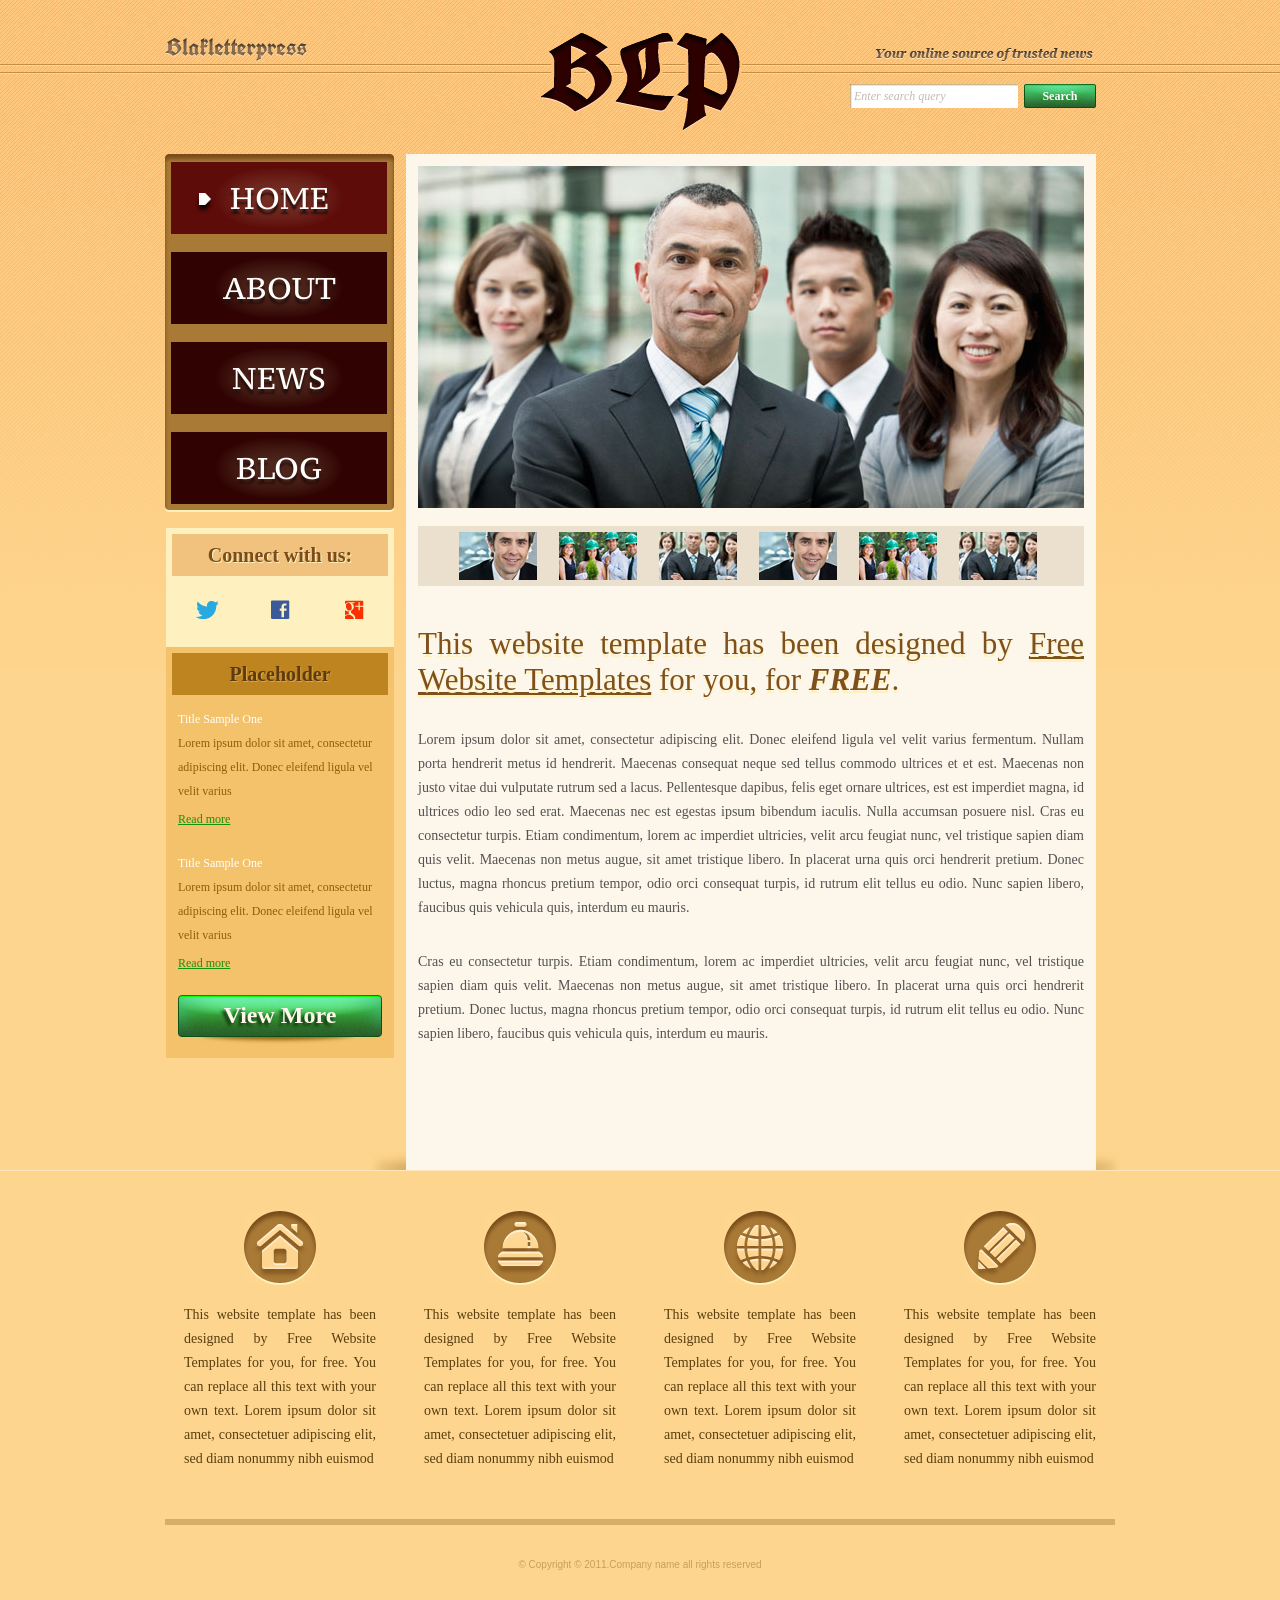
<file: index_new.html>
<!DOCTYPE html>
<!-- Website template by freewebsitetemplates.com -->
<!-- Refactored with Semantic HTML5 & SEO Optimizations -->
<html lang="vi">
<head>
	<meta charset="UTF-8">
	<meta name="viewport" content="width=device-width, initial-scale=1.0">
	<title>Blakletterpress - Nguồn tin tức trực tuyến đáng tin cậy</title>
	<meta name="description" content="Blakletterpress - Trang tin tức, bài viết mẫu và chia sẻ thông tin chất lượng cao được thiết kế chuẩn SEO với các thẻ ngữ nghĩa HTML5.">
	<meta name="keywords" content="blakletterpress, tin tức, blog, mẫu website, HTML5 semantic">
	<meta name="robots" content="index, follow">
	<link rel="stylesheet" href="css/style.css" type="text/css">
</head>
<body>
	<div id="page">
		<!-- Header ngữ nghĩa HTML5 -->
		<header id="header">
			<div id="motto">
				<a href="index.html" class="sitename"><img src="images/blakletterpress.png" height="24" width="142" alt="Blakletterpress Sitename"></a>
				<p>
					<img src="images/header-text.png" height="14" width="218" alt="Your online source of trusted news">
				</p>
			</div>
			<div id="logo">
				<a href="index.html"><img src="images/logo.png" alt="BLP Logo"></a>
			</div>
			<div id="searchbar">
				<form action="#" method="post" role="search">
					<input type="text" value="Enter search query" class="txtfield" onBlur="javascript:if(this.value==''){this.value=this.defaultValue;}" onFocus="javascript:if(this.value==this.defaultValue){this.value='';}" aria-label="Tìm kiếm">
					<input type="submit" value="Search" class="btn">
				</form>
			</div>
		</header>

		<!-- Khung nội dung chính -->
		<div id="contents">
			<!-- Main: Khu vực nội dung trọng tâm của trang cho SEO crawler -->
			<main id="main">
				<section id="gallery" aria-label="Bộ sưu tập hình ảnh">
					<div>
						<img src="images/team-large.jpg" alt="Đội ngũ Blakletterpress tiêu biểu">
					</div>
					<ul>
						<li>
							<img src="images/smiling.jpg" alt="Thành viên nở nụ cười thân thiện">
						</li>
						<li>
							<img src="images/ecofriends.jpg" alt="Nhóm hành động vì môi trường">
						</li>
						<li>
							<img src="images/team.jpg" alt="Đội ngũ cộng sự chuyên nghiệp">
						</li>
						<li>
							<img src="images/smiling.jpg" alt="Gương mặt đại diện dự án">
						</li>
						<li>
							<img src="images/ecofriends.jpg" alt="Dự án phát triển bền vững">
						</li>
						<li>
							<img src="images/team.jpg" alt="Tập thể nhân sự Blakletterpress">
						</li>
					</ul>
				</section>

				<!-- Article: Bài viết độc lập chính của trang chủ -->
				<article class="body">
					<h1>This website template has been designed by <a href="http://www.freewebsitetemplates.com/">Free Website Templates</a> for you, for <em>free</em>.</h1>
					<p>
						Lorem ipsum dolor sit amet, consectetur adipiscing elit. Donec eleifend ligula vel velit varius fermentum. Nullam porta hendrerit metus id hendrerit. Maecenas consequat neque sed tellus commodo ultrices et et est. Maecenas non justo vitae dui vulputate rutrum sed a lacus. Pellentesque dapibus, felis eget ornare ultrices, est est imperdiet magna, id ultrices odio leo sed erat. Maecenas nec est egestas ipsum bibendum iaculis. Nulla accumsan posuere nisl. Cras eu consectetur turpis. Etiam condimentum, lorem ac imperdiet ultricies, velit arcu feugiat nunc, vel tristique sapien diam quis velit. Maecenas non metus augue, sit amet tristique libero. In placerat urna quis orci hendrerit pretium. Donec luctus, magna rhoncus pretium tempor, odio orci consequat turpis, id rutrum elit tellus eu odio. Nunc sapien libero, faucibus quis vehicula quis, interdum eu mauris.
					</p>
					<p>
						Cras eu consectetur turpis. Etiam condimentum, lorem ac imperdiet ultricies, velit arcu feugiat nunc, vel tristique sapien diam quis velit. Maecenas non metus augue, sit amet tristique libero. In placerat urna quis orci hendrerit pretium. Donec luctus, magna rhoncus pretium tempor, odio orci consequat turpis, id rutrum elit tellus eu odio. Nunc sapien libero, faucibus quis vehicula quis, interdum eu mauris.
					</p>
				</article>
			</main>

			<!-- Aside: Thanh điều hướng và nội dung phụ trợ bên cạnh -->
			<aside id="sidebar">
				<nav id="navigation" aria-label="Menu chính">
					<div>
						<ul>
							<li class="selected">
								<a href="index.html">Home</a>
							</li>
							<li>
								<a href="about.html">About</a>
							</li>
							<li>
								<a href="news.html">News</a>
							</li>
							<li>
								<a href="blog.html">Blog</a>
							</li>
						</ul>
					</div>
				</nav>
				<section class="section" id="connect-section">
					<div id="connect">
						<h2>Connect with us:</h2>
						<a href="http://freewebsitetemplates.com/go/twitter/" target="_blank" class="twitter" aria-label="Twitter"></a> <a href="http://freewebsitetemplates.com/go/facebook/" target="_blank" class="facebook" aria-label="Facebook"></a> <a href="http://freewebsitetemplates.com/go/googleplus/" target="_blank" class="googleplus" aria-label="Google Plus"></a>
					</div>
				</section>
				<section class="section" id="posts-section">
					<div id="posts">
						<h2>Placeholder</h2>
						<ul>
							<li>
								<h5>Title Sample One</h5>
								<p>
									Lorem ipsum dolor sit amet, consectetur adipiscing elit. Donec eleifend ligula vel velit varius
								</p>
								<a href="news.html" class="more">Read more</a>
							</li>
							<li>
								<h5>Title Sample One</h5>
								<p>
									Lorem ipsum dolor sit amet, consectetur adipiscing elit. Donec eleifend ligula vel velit varius
								</p>
								<a href="news.html" class="more">Read more</a>
							</li>
						</ul>
						<a href="news.html" class="btn2">View More</a>
					</div>
				</section>
			</aside>
		</div>

		<!-- Footer ngữ nghĩa HTML5 -->
		<footer id="footer">
			<div>
				<ul id="featured">
					<li>
						<a href="index.html" class="home" aria-label="Trang chủ"></a>
						<p>
							This website template has been designed by Free Website Templates for you, for free. You can replace all this text with your own text. Lorem ipsum dolor sit amet, consectetuer adipiscing elit, sed diam nonummy nibh euismod
						</p>
					</li>
					<li>
						<a href="index.html" class="bell" aria-label="Thông báo"></a>
						<p>
							This website template has been designed by Free Website Templates for you, for free. You can replace all this text with your own text. Lorem ipsum dolor sit amet, consectetuer adipiscing elit, sed diam nonummy nibh euismod
						</p>
					</li>
					<li>
						<a href="index.html" class="globe" aria-label="Toàn cầu"></a>
						<p>
							This website template has been designed by Free Website Templates for you, for free. You can replace all this text with your own text. Lorem ipsum dolor sit amet, consectetuer adipiscing elit, sed diam nonummy nibh euismod
						</p>
					</li>
					<li>
						<a href="index.html" class="pencil" aria-label="Bài viết"></a>
						<p>
							This website template has been designed by Free Website Templates for you, for free. You can replace all this text with your own text. Lorem ipsum dolor sit amet, consectetuer adipiscing elit, sed diam nonummy nibh euismod
						</p>
					</li>
				</ul>
				<p id="footnote">
					© Copyright © 2011.Company name all rights reserved
				</p>
			</div>
		</footer>
	</div>
</body>
</html>
</file>
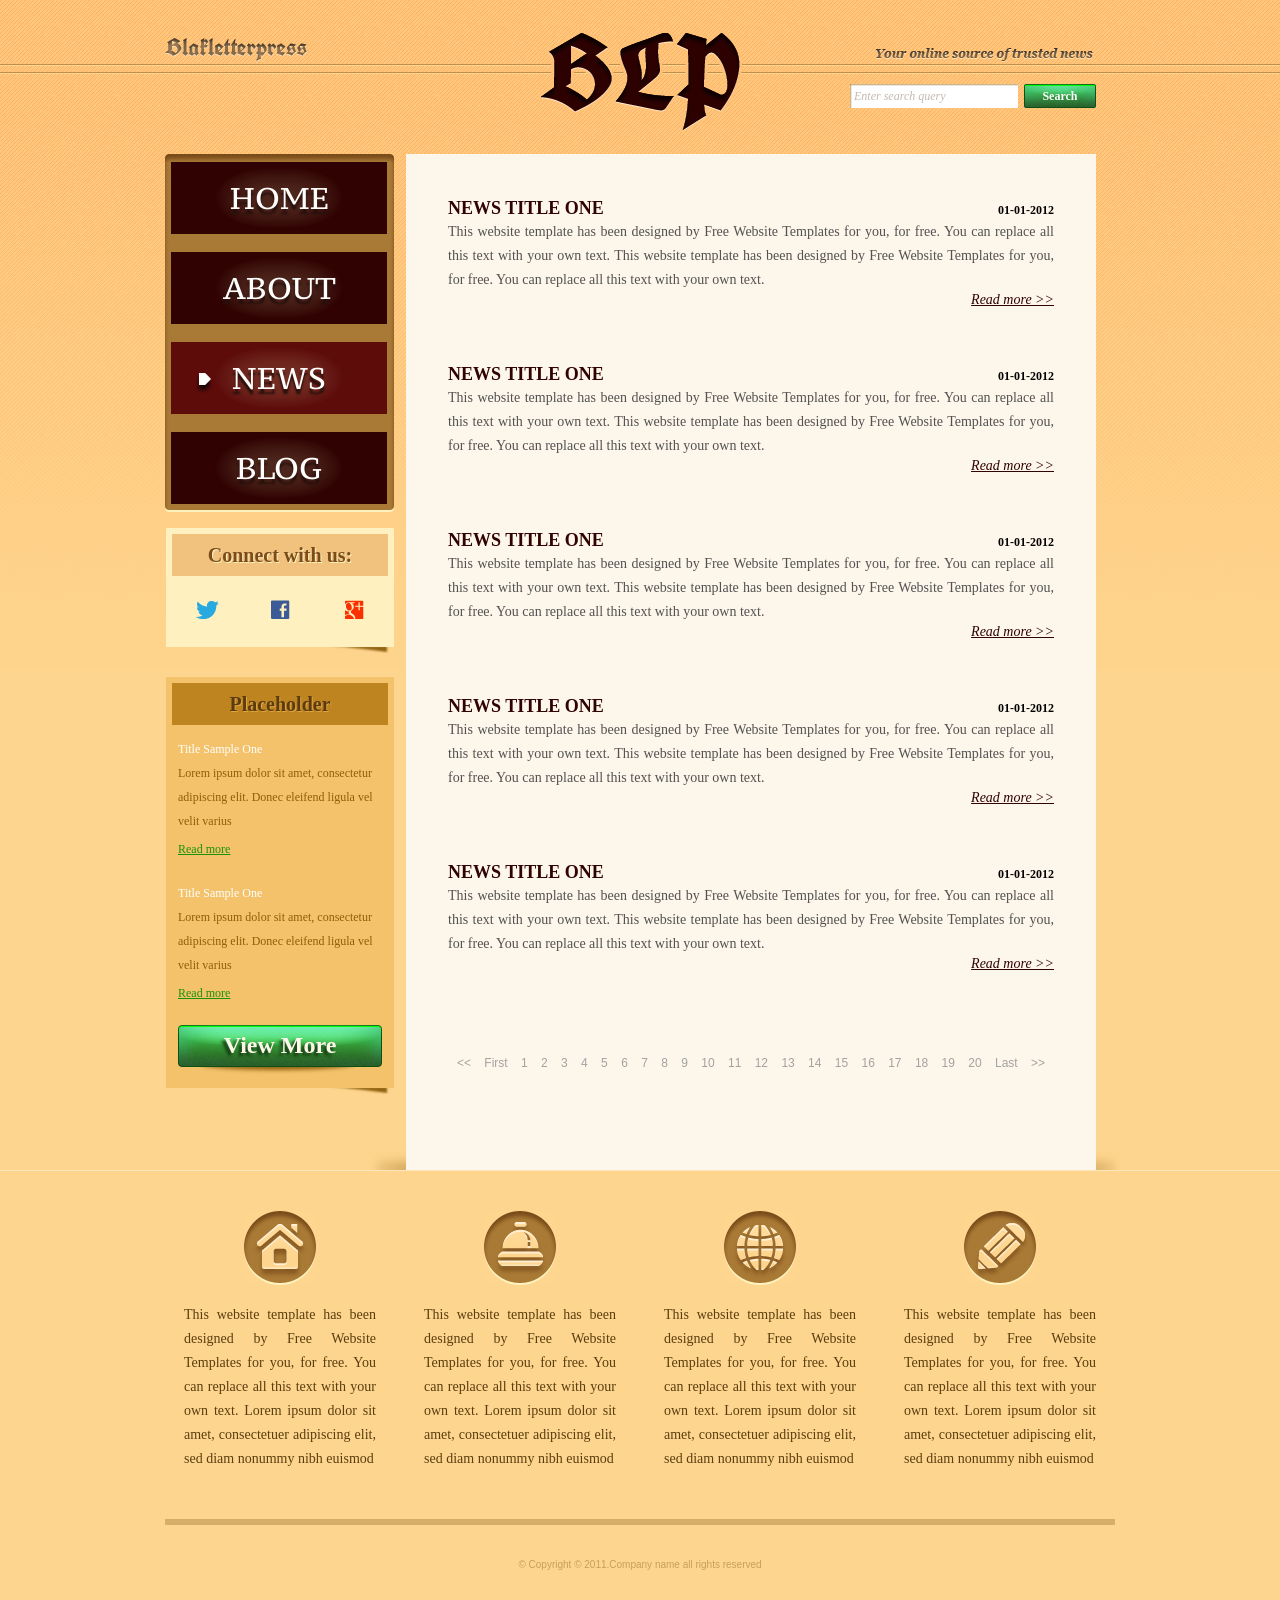
<file: news.html>
<!DOCTYPE html>
<!-- Website template by freewebsitetemplates.com -->
<html>
<head>
	<meta charset="UTF-8">
	<title>News - Blakletterpress Website Template</title>
	<link rel="stylesheet" href="css/style.css" type="text/css">
</head>
<body>
	<div id="page">
		<div id="header">
			<div id="motto">
				<a href="index.html" class="sitename"><img src="images/blakletterpress.png" height="24" width="142" alt="SiteName"></a>
				<p>
					<img src="images/header-text.png" height="14" width="218" alt="Text">
				</p>
			</div>
			<div id="logo">
				<a href="index.html"><img src="images/logo.png" alt="LOGO"></a>
			</div>
			<div id="searchbar">
				<form action="#" method="post">
					<input type="text" value="Enter search query" class="txtfield" onBlur="javascript:if(this.value==''){this.value=this.defaultValue;}" onFocus="javascript:if(this.value==this.defaultValue){this.value='';}">
					<input type="submit" value="Search" class="btn">
				</form>
			</div>
		</div>
		<div id="contents">
			<div id="main">
				<div class="body">
					<ul id="list">
						<li>
							<span class="time">01-01-2012</span>
							<h3>NEWS TITLE ONE</h3>
							<p>
								This website template has been designed by Free Website Templates for you, for free. You can replace all this text with your own text. This website template has been designed by Free Website Templates for you, for free. You can replace all this text with your own text.
							</p>
							<a href="news.html" class="more">Read more >></a>
						</li>
						<li>
							<span class="time">01-01-2012</span>
							<h3>NEWS TITLE ONE</h3>
							<p>
								This website template has been designed by Free Website Templates for you, for free. You can replace all this text with your own text. This website template has been designed by Free Website Templates for you, for free. You can replace all this text with your own text.
							</p>
							<a href="news.html" class="more">Read more >></a>
						</li>
						<li>
							<span class="time">01-01-2012</span>
							<h3>NEWS TITLE ONE</h3>
							<p>
								This website template has been designed by Free Website Templates for you, for free. You can replace all this text with your own text. This website template has been designed by Free Website Templates for you, for free. You can replace all this text with your own text.
							</p>
							<a href="news.html" class="more">Read more >></a>
						</li>
						<li>
							<span class="time">01-01-2012</span>
							<h3>NEWS TITLE ONE</h3>
							<p>
								This website template has been designed by Free Website Templates for you, for free. You can replace all this text with your own text. This website template has been designed by Free Website Templates for you, for free. You can replace all this text with your own text.
							</p>
							<a href="news.html" class="more">Read more >></a>
						</li>
						<li>
							<span class="time">01-01-2012</span>
							<h3>NEWS TITLE ONE</h3>
							<p>
								This website template has been designed by Free Website Templates for you, for free. You can replace all this text with your own text. This website template has been designed by Free Website Templates for you, for free. You can replace all this text with your own text.
							</p>
							<a href="news.html" class="more">Read more >></a>
						</li>
					</ul>
					<div id="pagination">
						<a href="news.html">&lt;&lt;</a> <a href="news.html">First</a> <a href="news.html">1</a> <a href="news.html">2</a> <a href="news.html">3</a> <a href="news.html">4</a> <a href="news.html">5</a> <a href="news.html">6</a> <a href="news.html">7</a> <a href="news.html">8</a> <a href="news.html">9</a> <a href="news.html">10</a> <a href="news.html">11</a> <a href="news.html">12</a> <a href="news.html">13</a> <a href="news.html">14</a> <a href="news.html">15</a> <a href="news.html">16</a> <a href="news.html">17</a> <a href="news.html">18</a> <a href="news.html">19</a> <a href="news.html">20</a> <a href="news.html">Last</a> <a href="news.html">&gt;&gt;</a>
					</div>
				</div>
			</div>
			<div id="sidebar">
				<div id="navigation">
					<div>
						<ul>
							<li>
								<a href="index.html">Home</a>
							</li>
							<li>
								<a href="about.html">About</a>
							</li>
							<li class="selected">
								<a href="news.html">News</a>
							</li>
							<li>
								<a href="blog.html">Blog</a>
							</li>
						</ul>
					</div>
				</div>
				<div class="section">
					<div id="connect">
						<h2>Connect with us:</h2>
						<a href="http://freewebsitetemplates.com/go/twitter/" target="_blank" class="twitter"></a> <a href="http://freewebsitetemplates.com/go/facebook/" target="_blank" class="facebook"></a> <a href="http://freewebsitetemplates.com/go/googleplus/" target="_blank" class="googleplus"></a>
					</div>
				</div>
				<div class="section">
					<div id="posts">
						<h2>Placeholder</h2>
						<ul>
							<li>
								<h5>Title Sample One</h5>
								<p>
									Lorem ipsum dolor sit amet, consectetur adipiscing elit. Donec eleifend ligula vel velit varius
								</p>
								<a href="news.html" class="more">Read more</a>
							</li>
							<li>
								<h5>Title Sample One</h5>
								<p>
									Lorem ipsum dolor sit amet, consectetur adipiscing elit. Donec eleifend ligula vel velit varius
								</p>
								<a href="news.html" class="more">Read more</a>
							</li>
						</ul>
						<a href="news.html" class="btn2">View More</a>
					</div>
				</div>
			</div>
		</div>
		<div id="footer">
			<div>
				<ul id="featured">
					<li>
						<a href="index.html" class="home"></a>
						<p>
							This website template has been designed by Free Website Templates for you, for free. You can replace all this text with your own text. Lorem ipsum dolor sit amet, consectetuer adipiscing elit, sed diam nonummy nibh euismod
						</p>
					</li>
					<li>
						<a href="index.html" class="bell"></a>
						<p>
							This website template has been designed by Free Website Templates for you, for free. You can replace all this text with your own text. Lorem ipsum dolor sit amet, consectetuer adipiscing elit, sed diam nonummy nibh euismod
						</p>
					</li>
					<li>
						<a href="index.html" class="globe"></a>
						<p>
							This website template has been designed by Free Website Templates for you, for free. You can replace all this text with your own text. Lorem ipsum dolor sit amet, consectetuer adipiscing elit, sed diam nonummy nibh euismod
						</p>
					</li>
					<li>
						<a href="index.html" class="pencil"></a>
						<p>
							This website template has been designed by Free Website Templates for you, for free. You can replace all this text with your own text. Lorem ipsum dolor sit amet, consectetuer adipiscing elit, sed diam nonummy nibh euismod
						</p>
					</li>
				</ul>
				<p id="footnote">
					© Copyright © 2011.Company name all rights reserved
				</p>
			</div>
		</div>
	</div>
</body>
</html>
</file>
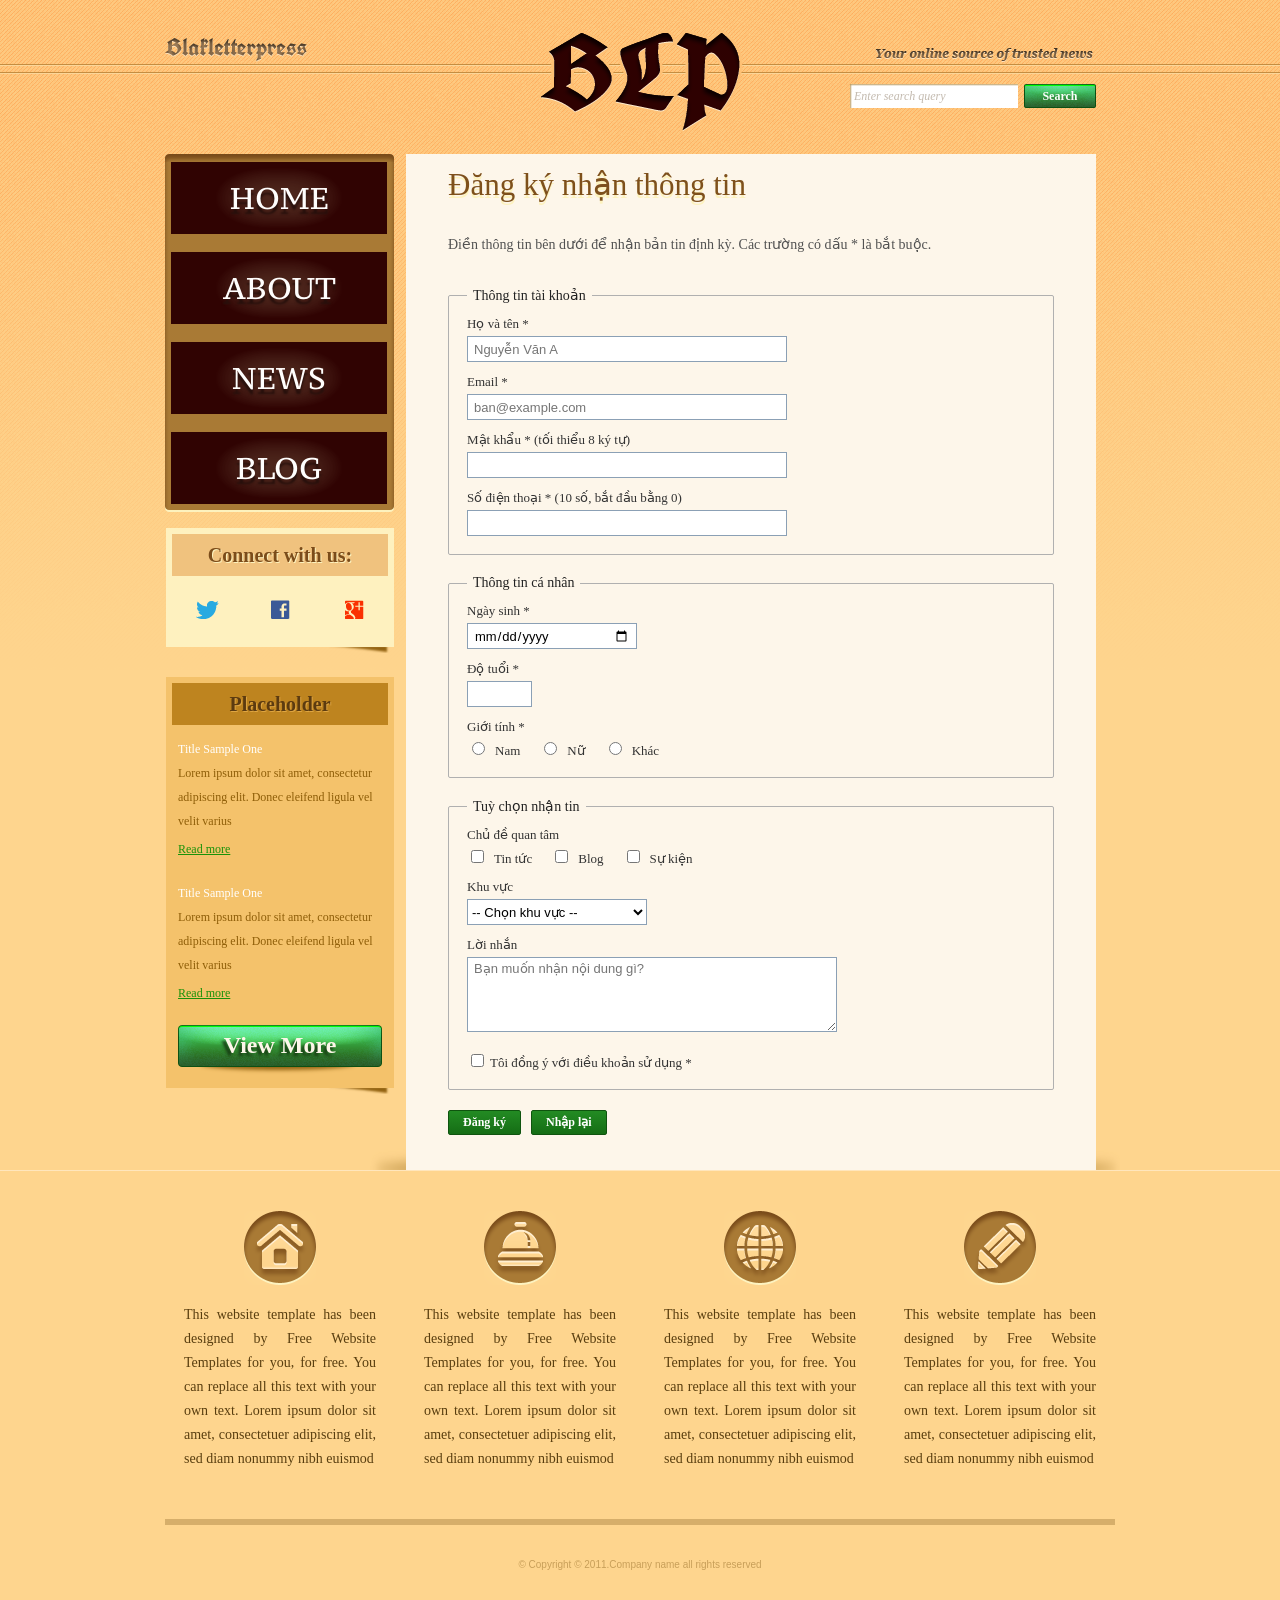
<file: register.html>
<!DOCTYPE html>
<!-- Website template by freewebsitetemplates.com -->
<html>
<head>
	<meta charset="UTF-8">
	<title>Đăng ký nhận thông tin - Blakletterpress Website Template</title>
	<link rel="stylesheet" href="css/style.css" type="text/css">
	<style type="text/css">
		/* Tùy chỉnh giao diện Form Đăng ký nhận thông tin */
		.register-form {
			font-family: Georgia, "Times New Roman", Times, serif;
			color: #333;
		}
		.register-form h1 {
			color: #7e501c;
			font-size: 28px;
			font-weight: normal;
			margin: 0 0 10px;
			text-align: left;
			text-shadow: 0 2px #fdf2be;
		}
		.register-form .intro-text {
			font-size: 13px;
			color: #555;
			margin: 0 0 20px;
			padding-bottom: 0;
			text-align: left;
		}
		.register-form fieldset {
			border: 1px solid #b0b0b0;
			margin: 0 0 20px 0;
			padding: 12px 18px 18px;
			border-radius: 2px;
		}
		.register-form legend {
			font-size: 14px;
			font-weight: normal;
			color: #222;
			padding: 0 6px;
		}
		.form-group {
			margin-bottom: 12px;
		}
		.form-group:last-child {
			margin-bottom: 0;
		}
		.form-group label {
			display: block;
			font-size: 13px;
			color: #333;
			margin-bottom: 4px;
		}
		.form-group label.inline-label {
			display: inline;
			margin-left: 3px;
			margin-right: 15px;
			cursor: pointer;
		}
		.form-control {
			border: 1px solid #8ba0b5;
			padding: 3px 6px;
			font-family: Arial, Helvetica, sans-serif;
			font-size: 13px;
			background-color: #ffffff;
			box-sizing: border-box;
		}
		.form-control:focus {
			border-color: #4d90fe;
			outline: none;
		}
		.input-text {
			width: 320px;
			height: 26px;
		}
		.input-date {
			width: 170px;
			height: 26px;
		}
		.input-number {
			width: 65px;
			height: 26px;
		}
		.select-control {
			width: 180px;
			height: 26px;
			border: 1px solid #8ba0b5;
			font-family: Arial, Helvetica, sans-serif;
			font-size: 13px;
			background-color: #ffffff;
		}
		.textarea-control {
			width: 370px;
			height: 75px;
			resize: vertical;
		}
		.checkbox-terms {
			margin-top: 15px;
			font-size: 13px;
		}
		.checkbox-terms label {
			display: inline;
			cursor: pointer;
		}
		.form-actions {
			margin-top: 15px;
		}
		.btn-action {
			background-color: #1a7a1a;
			background: linear-gradient(to bottom, #238b23, #156d15);
			color: #ffffff;
			border: 1px solid #0f540f;
			padding: 4px 14px;
			font-family: Georgia, "Times New Roman", Times, serif;
			font-size: 12px;
			font-weight: bold;
			cursor: pointer;
			margin-right: 6px;
			border-radius: 2px;
		}
		.btn-action:hover {
			background: linear-gradient(to bottom, #2ca32c, #1a7a1a);
		}
	</style>
</head>
<body>
	<div id="page">
		<div id="header">
			<div id="motto">
				<a href="index.html" class="sitename"><img src="images/blakletterpress.png" height="24" width="142" alt="SiteName"></a>
				<p>
					<img src="images/header-text.png" height="14" width="218" alt="Text">
				</p>
			</div>
			<div id="logo">
				<a href="index.html"><img src="images/logo.png" alt="LOGO"></a>
			</div>
			<div id="searchbar">
				<form action="#" method="post">
					<input type="text" value="Enter search query" class="txtfield" onBlur="javascript:if(this.value==''){this.value=this.defaultValue;}" onFocus="javascript:if(this.value==this.defaultValue){this.value='';}">
					<input type="submit" value="Search" class="btn">
				</form>
			</div>
		</div>
		<div id="contents">
			<div id="main">
				<div class="body register-form">
					<h1>Đăng ký nhận thông tin</h1>
					<p class="intro-text">
						Điền thông tin bên dưới để nhận bản tin định kỳ. Các trường có dấu * là bắt buộc.
					</p>

					<form action="#" method="post">
						<!-- Nhóm 1: Thông tin tài khoản -->
						<fieldset>
							<legend>Thông tin tài khoản</legend>
							<div class="form-group">
								<label for="fullname">Họ và tên *</label>
								<input type="text" id="fullname" name="fullname" class="form-control input-text" placeholder="Nguyễn Văn A" required>
							</div>
							<div class="form-group">
								<label for="email">Email *</label>
								<input type="email" id="email" name="email" class="form-control input-text" placeholder="ban@example.com" required>
							</div>
							<div class="form-group">
								<label for="password">Mật khẩu * (tối thiểu 8 ký tự)</label>
								<input type="password" id="password" name="password" class="form-control input-text" minlength="8" required>
							</div>
							<div class="form-group">
								<label for="phone">Số điện thoại * (10 số, bắt đầu bằng 0)</label>
								<input type="tel" id="phone" name="phone" class="form-control input-text" pattern="0[0-9]{9}" required>
							</div>
						</fieldset>

						<!-- Nhóm 2: Thông tin cá nhân -->
						<fieldset>
							<legend>Thông tin cá nhân</legend>
							<div class="form-group">
								<label for="birthday">Ngày sinh *</label>
								<input type="date" id="birthday" name="birthday" class="form-control input-date" required>
							</div>
							<div class="form-group">
								<label for="age">Độ tuổi *</label>
								<input type="number" id="age" name="age" class="form-control input-number" min="1" max="120" required>
							</div>
							<div class="form-group">
								<label>Giới tính *</label>
								<input type="radio" id="gender-male" name="gender" value="nam" required>
								<label for="gender-male" class="inline-label">Nam</label>

								<input type="radio" id="gender-female" name="gender" value="nu">
								<label for="gender-female" class="inline-label">Nữ</label>

								<input type="radio" id="gender-other" name="gender" value="khac">
								<label for="gender-other" class="inline-label">Khác</label>
							</div>
						</fieldset>

						<!-- Nhóm 3: Tùy chọn nhận tin -->
						<fieldset>
							<legend>Tuỳ chọn nhận tin</legend>
							<div class="form-group">
								<label>Chủ đề quan tâm</label>
								<input type="checkbox" id="topic-news" name="topics[]" value="news">
								<label for="topic-news" class="inline-label">Tin tức</label>

								<input type="checkbox" id="topic-blog" name="topics[]" value="blog">
								<label for="topic-blog" class="inline-label">Blog</label>

								<input type="checkbox" id="topic-event" name="topics[]" value="event">
								<label for="topic-event" class="inline-label">Sự kiện</label>
							</div>
							<div class="form-group">
								<label for="region">Khu vực</label>
								<select id="region" name="region" class="select-control">
									<option value="">-- Chọn khu vực --</option>
									<option value="bac">Miền Bắc</option>
									<option value="trung">Miền Trung</option>
									<option value="nam">Miền Nam</option>
								</select>
							</div>
							<div class="form-group">
								<label for="message">Lời nhắn</label>
								<textarea id="message" name="message" class="form-control textarea-control" placeholder="Bạn muốn nhận nội dung gì?"></textarea>
							</div>
							<div class="form-group checkbox-terms">
								<input type="checkbox" id="agree" name="agree" required>
								<label for="agree">Tôi đồng ý với điều khoản sử dụng *</label>
							</div>
						</fieldset>

						<div class="form-actions">
							<input type="submit" value="Đăng ký" class="btn-action">
							<input type="reset" value="Nhập lại" class="btn-action">
						</div>
					</form>
				</div>
			</div>
			<div id="sidebar">
				<div id="navigation">
					<div>
						<ul>
							<li>
								<a href="index.html">Home</a>
							</li>
							<li>
								<a href="about.html">About</a>
							</li>
							<li>
								<a href="news.html">News</a>
							</li>
							<li>
								<a href="blog.html">Blog</a>
							</li>
						</ul>
					</div>
				</div>
				<div class="section">
					<div id="connect">
						<h2>Connect with us:</h2>
						<a href="http://freewebsitetemplates.com/go/twitter/" target="_blank" class="twitter"></a> <a href="http://freewebsitetemplates.com/go/facebook/" target="_blank" class="facebook"></a> <a href="http://freewebsitetemplates.com/go/googleplus/" target="_blank" class="googleplus"></a>
					</div>
				</div>
				<div class="section">
					<div id="posts">
						<h2>Placeholder</h2>
						<ul>
							<li>
								<h5>Title Sample One</h5>
								<p>
									Lorem ipsum dolor sit amet, consectetur adipiscing elit. Donec eleifend ligula vel velit varius
								</p>
								<a href="news.html" class="more">Read more</a>
							</li>
							<li>
								<h5>Title Sample One</h5>
								<p>
									Lorem ipsum dolor sit amet, consectetur adipiscing elit. Donec eleifend ligula vel velit varius
								</p>
								<a href="news.html" class="more">Read more</a>
							</li>
						</ul>
						<a href="news.html" class="btn2">View More</a>
					</div>
				</div>
			</div>
		</div>
		<div id="footer">
			<div>
				<ul id="featured">
					<li>
						<a href="index.html" class="home"></a>
						<p>
							This website template has been designed by Free Website Templates for you, for free. You can replace all this text with your own text. Lorem ipsum dolor sit amet, consectetuer adipiscing elit, sed diam nonummy nibh euismod
						</p>
					</li>
					<li>
						<a href="index.html" class="bell"></a>
						<p>
							This website template has been designed by Free Website Templates for you, for free. You can replace all this text with your own text. Lorem ipsum dolor sit amet, consectetuer adipiscing elit, sed diam nonummy nibh euismod
						</p>
					</li>
					<li>
						<a href="index.html" class="globe"></a>
						<p>
							This website template has been designed by Free Website Templates for you, for free. You can replace all this text with your own text. Lorem ipsum dolor sit amet, consectetuer adipiscing elit, sed diam nonummy nibh euismod
						</p>
					</li>
					<li>
						<a href="index.html" class="pencil"></a>
						<p>
							This website template has been designed by Free Website Templates for you, for free. You can replace all this text with your own text. Lorem ipsum dolor sit amet, consectetuer adipiscing elit, sed diam nonummy nibh euismod
						</p>
					</li>
				</ul>
				<p id="footnote">
					© Copyright © 2011.Company name all rights reserved
				</p>
			</div>
		</div>
	</div>
</body>
</html>
</file>
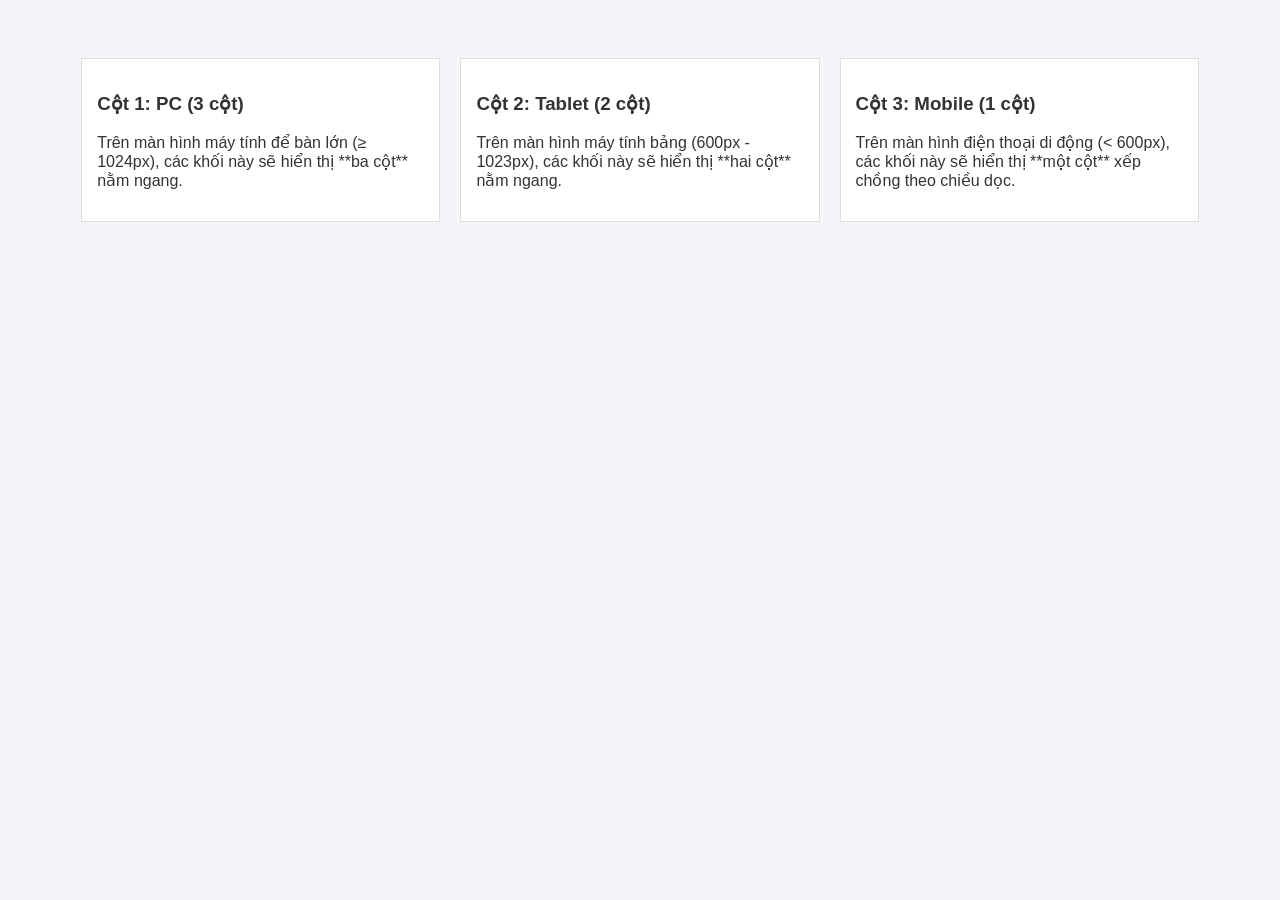
<file: responsive-Bai tap 3.html>
<!DOCTYPE html>
<html lang="vi">
<head>
    <meta charset="UTF-8">
    <meta name="viewport" content="width=device-width, initial-scale=1.0">
    <title>Responsive Web Design Demo</title>
    <style>
        /* 1. Base Styles (Thiết lập chung cho mọi màn hình) */
        body {
            font-family: sans-serif;
            background-color: #f4f4f9;
            color: #333;
        }

        .container {
            width: 90%;
            margin: 0 auto; /* Căn giữa */
            padding: 20px;
        }

        .content {
            display: flex;
            flex-wrap: wrap; /* Cho phép các cột xuống dòng khi không đủ chỗ */
            margin-top: 20px;
        }

        .column {
            flex: 1; /* Mỗi cột chiếm một phần bằng nhau */
            padding: 15px;
            background-color: white;
            border: 1px solid #ddd;
            margin: 10px;
            box-sizing: border-box; /* Đảm bảo padding không làm tăng kích thước cột */
        }

        /* 2. Media Queries (Thiết kế cho các kích thước màn hình cụ thể) */

        @media (min-width: 1024px) {
            .column {
                flex: 0 0 calc(33.333% - 20px);
            }
        }

        @media (min-width: 600px) and (max-width: 1023px) {
            .column {
                flex: 0 0 calc(50% - 20px);
            }
        }

        @media (max-width: 599px) {
            .column {
                flex: 0 0 calc(100% - 20px);
            }
        }
    </style>
</head>
<body>
    <div class="container">
        <div class="content">
            <div class="column">
                <h3>Cột 1: PC (3 cột)</h3>
                <p>Trên màn hình máy tính để bàn lớn (≥ 1024px), các khối này sẽ hiển thị **ba cột** nằm ngang.</p>
            </div>
            <div class="column">
                <h3>Cột 2: Tablet (2 cột)</h3>
                <p>Trên màn hình máy tính bảng (600px - 1023px), các khối này sẽ hiển thị **hai cột** nằm ngang.</p>
            </div>
            <div class="column">
                <h3>Cột 3: Mobile (1 cột)</h3>
                <p>Trên màn hình điện thoại di động (< 600px), các khối này sẽ hiển thị **một cột** xếp chồng theo chiều dọc.</p>
            </div>
        </div>
    </div>
</body>
</html>
</file>
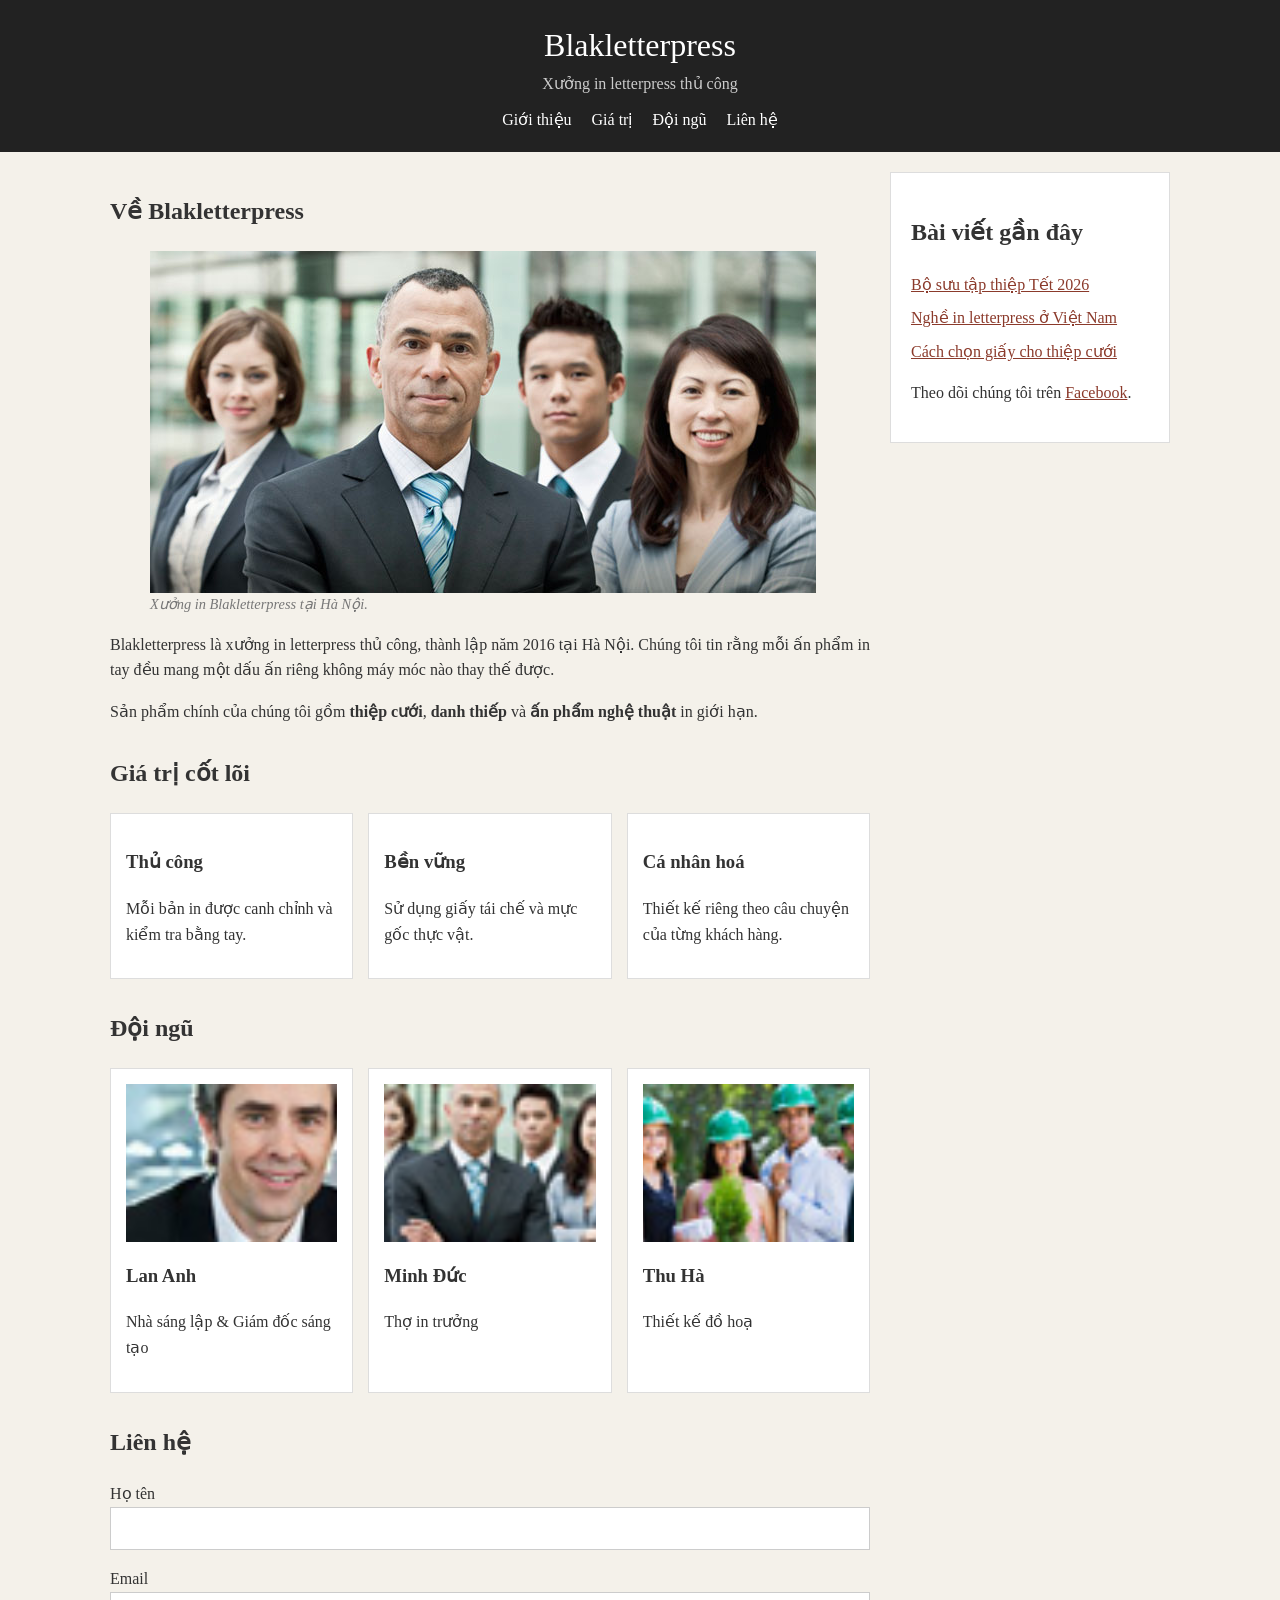
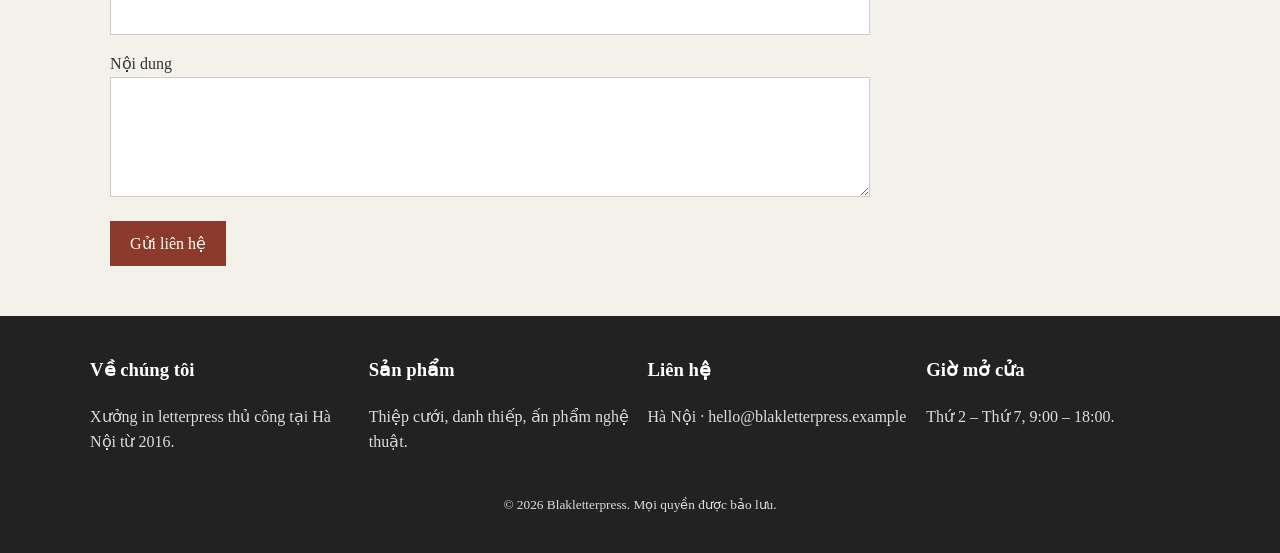
<file: trang-goc.html>
<!DOCTYPE html>
<html lang="vi">
<head>
	<meta charset="UTF-8">
	<meta name="viewport" content="width=device-width, initial-scale=1.0">
	<meta name="description" content="Giới thiệu Blakletterpress — xưởng in letterpress thủ công tại Hà Nội.">
	<title>Giới thiệu — Blakletterpress</title>

	<!-- SV (Hoạt động 1): tạo file style.css trong cùng thư mục và giữ dòng <link> dưới đây. -->
	<link rel="stylesheet" href="style.css">
</head>
<body>

	<header class="site-header">
		<a href="#" class="site-name">Blakletterpress</a>
		<p class="tagline">Xưởng in letterpress thủ công</p>
		<nav class="main-nav" aria-label="Chính">
			<ul>
				<li><a href="#gioi-thieu">Giới thiệu</a></li>
				<li><a href="#gia-tri">Giá trị</a></li>
				<li><a href="#doi-ngu">Đội ngũ</a></li>
				<li><a href="#lien-he">Liên hệ</a></li>
			</ul>
		</nav>
	</header>

	<div class="layout">
		<main>

			<article id="gioi-thieu">
				<h1>Về Blakletterpress</h1>

				<figure>
					<img src="./images/team-large.jpg" alt="Đội ngũ Blakletterpress tại xưởng in">
					<figcaption>Xưởng in Blakletterpress tại Hà Nội.</figcaption>
				</figure>

				<p>
					Blakletterpress là xưởng in letterpress thủ công, thành lập năm 2016 tại Hà Nội.
					Chúng tôi tin rằng mỗi ấn phẩm in tay đều mang một dấu ấn riêng không máy móc nào thay thế được.
				</p>
				<p>
					Sản phẩm chính của chúng tôi gồm <strong>thiệp cưới</strong>, <strong>danh thiếp</strong>
					và <strong>ấn phẩm nghệ thuật</strong> in giới hạn.
				</p>
			</article>

			<section id="gia-tri">
				<h2>Giá trị cốt lõi</h2>
				<ul class="value-list">
					<li class="value-card">
						<h3>Thủ công</h3>
						<p>Mỗi bản in được canh chỉnh và kiểm tra bằng tay.</p>
					</li>
					<li class="value-card">
						<h3>Bền vững</h3>
						<p>Sử dụng giấy tái chế và mực gốc thực vật.</p>
					</li>
					<li class="value-card">
						<h3>Cá nhân hoá</h3>
						<p>Thiết kế riêng theo câu chuyện của từng khách hàng.</p>
					</li>
				</ul>
			</section>

			<section id="doi-ngu">
				<h2>Đội ngũ</h2>
				<ul class="team-list">
					<li class="member">
						<img src="./images/smiling.jpg" alt="Chân dung Lan Anh">
						<h3>Lan Anh</h3>
						<p>Nhà sáng lập &amp; Giám đốc sáng tạo</p>
					</li>
					<li class="member">
						<img src="./images/team.jpg" alt="Chân dung Minh Đức">
						<h3>Minh Đức</h3>
						<p>Thợ in trưởng</p>
					</li>
					<li class="member">
						<img src="./images/ecofriends.jpg" alt="Chân dung Thu Hà">
						<h3>Thu Hà</h3>
						<p>Thiết kế đồ hoạ</p>
					</li>
				</ul>
			</section>

			<section id="lien-he">
				<h2>Liên hệ</h2>
				<form action="#" method="post" class="contact-form">
					<p>
						<label for="ten">Họ tên</label><br>
						<input type="text" id="ten" name="ten" required>
					</p>
					<p>
						<label for="email">Email</label><br>
						<input type="email" id="email" name="email" required>
					</p>
					<p>
						<label for="noidung">Nội dung</label><br>
						<textarea id="noidung" name="noidung" rows="4"></textarea>
					</p>
					<p>
						<button type="submit">Gửi liên hệ</button>
					</p>
				</form>
			</section>

		</main>

		<aside class="sidebar">
			<h2>Bài viết gần đây</h2>
			<ul class="recent">
				<li><a href="#">Bộ sưu tập thiệp Tết 2026</a></li>
				<li><a href="#">Nghề in letterpress ở Việt Nam</a></li>
				<li><a href="#">Cách chọn giấy cho thiệp cưới</a></li>
			</ul>
			<p>
				Theo dõi chúng tôi trên
				<a href="https://facebook.com" target="_blank" rel="noopener">Facebook</a>.
			</p>
		</aside>
	</div>

	<footer class="site-footer">
		<ul class="footer-cols">
			<li>
				<h3>Về chúng tôi</h3>
				<p>Xưởng in letterpress thủ công tại Hà Nội từ 2016.</p>
			</li>
			<li>
				<h3>Sản phẩm</h3>
				<p>Thiệp cưới, danh thiếp, ấn phẩm nghệ thuật.</p>
			</li>
			<li>
				<h3>Liên hệ</h3>
				<p>Hà Nội · hello@blakletterpress.example</p>
			</li>
			<li>
				<h3>Giờ mở cửa</h3>
				<p>Thứ 2 – Thứ 7, 9:00 – 18:00.</p>
			</li>
		</ul>
		<p class="copyright"><small>© 2026 Blakletterpress. Mọi quyền được bảo lưu.</small></p>
	</footer>

</body>
</html>
</file>
<file: css/style.css>
/* Website template by freewebsitetemplates.com */
@font-face {
	font-family: 'PTSerif-Caption';
	src: url('../fonts/PT_Serif-Caption-Web-Regular.eot');
	src: local('☺'), url('../fonts/PT_Serif-Caption-Web-Regular.woff') format('woff'), url('../fonts/PT_Serif-Caption-Web-Regular.ttf') format('truetype'), url('../fonts/PT_Serif-Caption-Web-Regular.svg') format('svg');
	font-weight: normal;
	font-style: normal;
}
@font-face {
	font-family: 'UnifrakturCook-Bold';
	src: url('../fonts/UnifrakturCook-Bold.eot');
	src: local('☺'), url('../fonts/UnifrakturCook-Bold.woff') format('woff'), url('../fonts/UnifrakturCook-Bold.ttf') format('truetype'), url('../fonts/UnifrakturCook-Bold.svg') format('svg');
	font-weight: normal;
	font-style: normal;
}
body {
	background: #fed58e url(../images/bg-body.png) repeat-x left top;
	font-family: Georgia, "Times New Roman", Times, serif;
	margin: 0;
}
#background {
}
#page {
	width: 960px;
	margin: 0 auto;
}
img {
	border: 0;
}
/*------------------------------ SPRITES ------------------------------*/
.btn, .btn2, #searchbar form input.txtfield, #navigation li, #navigation li a:hover, #navigation li.selected a {
	background: url(../images/interface.png) no-repeat;
}
#navigation, #navigation > div, #navigation ul {
	background-image: url(../images/bg-navigation.png);
	background-repeat: no-repeat;
}
#connect > a, #featured li > a {
	background: url(../images/icons.png) no-repeat;
}
.btn {
	background-position: -178px 0;
	color: #fcfefc;
	cursor: pointer;
	font-family: Georgia, "Times New Roman", Times, serif;
	font-size: 12px;
	font-weight: bold;
	height: 24px;
	line-height: 24px;
	width: 72px;
	padding: 0 0 4px;
	text-align: center;
}
.btn:hover {
	background-position: -260px 0;
}
.btn2 {
	background-position: 0 -32px;
	display: block;
	color: #fdf6ea;
	font-family: Georgia, "Times New Roman", Times, serif;
	font-size: 24px;
	font-weight: bold;
	height: 51px;
	line-height: 40px;
	width: 204px;
	text-align: center;
	text-decoration: none;
	text-shadow: -3px 3px 3px #173c13;
}
.btn2:hover {
	background-position: -216px -31px;
}
/*------------------------------ HEADER ------------------------------*/
#header {
	height: 106px;
	padding: 24px 0;
	text-align: center;
	position: relative
}
/** motto **/
#motto {
	text-align: right;
	padding: 13px 27px 15px 0;
}
a.sitename {
	float: left;
	display: inline-block;
	font-family: "UnifrakturCook-Bold";
	font-size: 24px;
	height: 24px;
	margin-left: 5px;
}
#motto p {
	display: inline-block;
	height: 24px;
	line-height: 24px;
	margin: 8px 0 0;
}
/** Logo **/
#logo {
	display: inline-block;
	position: absolute;
	left: 360px;
	top: 24px;
}
/** Searchbar **/
#searchbar {
	padding: 0 24px 15px 0;
	text-align: right;
}
#searchbar form {
	display: inline-block;
*float: right; /** Needed for IE7 **/
}
#searchbar form input {
	float: left;
	border: 0;
	margin: 0;
}
#searchbar input.txtfield {
	background-position: 0 0;
	color: #c3baaf;
	font-family: Georgia, "Times New Roman", Times, serif;
	font-size: 12px;
	font-style: italic;
	height: 24px;
	line-height: 24px;
	width: 160px;
	margin: 0 6px 0 0;
	padding: 0 4px;
}
/*------------------------------ CONTENTS ------------------------------*/
#contents {
	background: url(../images/content-shadow.png) no-repeat right bottom;
*display: inline-block; /** Needed for IE7 **/
}
#contents:after {
	clear:both;
	content:"";
	display:block;
	height:0;
	line-height:0;
	visibility:hidden;
}
#contents h1 {
	color: #7e501c;
	font-size: 31px;
	font-weight: normal;
	margin: 0 0 30px;
	text-align: justify;
	text-shadow: 0 3px #fdf2be;
}
#contents h1 a {
	color: #7e501c;
}
#contents h1 em {
	font-weight: bold;
	text-transform: uppercase;
}
#contents h2 {
	font-size: 20px;
	line-height: 42px;
	margin: 0 0 24px;
	text-align: center;
}
#contents h3 {
	color: #300302;
	font-size: 18px;
	line-height: 24px;
	margin: 0 0 0;
	text-transform: uppercase;
}
#contents h4 {
	color: #300302;
	font-size: 14px;
	line-height: 24px;
	margin: 0;
}
#contents p {
	color: #525252;
	font-size: 14px;
	line-height: 24px;
	margin: 0;
	padding: 0 0 30px;
	text-align: justify;
}
#contents p a {
	color: #525252;
}
#contents p a:hover {
	color: #e19320;
}
/** MAIN **/
#main {
	float: right;
	background-color: #fdf6ea;
	min-height: 982px;
	width: 666px;
	margin: 0 24px 0 12px;
	padding: 12px 12px 22px;
}
#main div.body {
	padding: 0 30px;
}
/** list **/
#list {
	list-style: none;
	margin: 30px 0;
	padding: 0;
}
#list li {
	display: inline-block;
	width: 100%;
	margin: 0 0 54px;
}
#list span.time {
	float: right;
	font-size: 12px;
	font-weight: bold;
	margin: 7px 0 0;
}
#list li p {
	padding-bottom: 0;
}
#list li a.more {
	float: right;
	color: #300302;
	font-size: 14px;
	font-style: italic;
}
#list li a.more:hover {
	color: #097a07;
}
/** pagination **/
#pagination {
	font-family: Arial, Helvetica, sans-serif;
	font-size: 12px;
	text-align: center;
}
#pagination a {
	color: #a2a2a1;
	margin: 0 3px;
	padding: 0 2px;
	text-decoration: none;
}
#pagination a:hover {
	color: #be841f;
}
/** gallery **/
#gallery {
	margin: 0 0 36px;
}
#gallery > div {
	margin: 0 0 14px;
}
#gallery ul {
	background-color: #ebe0ce;
	display: inline-block;
	list-style: none;
	width: 606px;
	margin: 0;
	padding: 6px 30px;
}
#gallery ul li {
	float: left;
	cursor: pointer;
	height: 48px;
	width: 78px;
	margin: 0 11px;
}
#gallery ul li:hover {
	filter:alpha(opacity=80);
	opacity: 0.8;
}
/** SIDEBAR **/
#sidebar {
	float: left;
	height: auto;
	width: 229px;
	margin-left: 5px;
}
#sidebar div.section {
	background: url(../images/box-shadow-bottom.png) no-repeat left bottom;
	margin: 0 0 24px;
	padding: 0 0 6px;
}
/** Navigation **/
#navigation {
	background-position: -468px bottom;
	margin: 0 0 16px;
	padding: 0 0 8px;
}
#navigation > div {
	background-position: 0 top;
	padding: 8px 0 0;
}
#navigation ul {
	background-position: -234px top;
	background-repeat: repeat-y;
	list-style: none;
	margin: 0;
	padding: 0 6px;
}
#navigation li {
	background-position: 0 -90px;
	height: 72px;
	width: 216px;
	margin-top: 18px;
}
#navigation li:hover, #navigation li.selected {
	background-position: -226px -90px;
}
#navigation li:first-child {
	margin-top: 0;
}
#navigation li a {
	color: #fffefd;
	display: block;
	font: 30px/72px "PTSerif-Caption";
	text-align: center;
	text-decoration: none;
	text-transform: uppercase;
	text-shadow: 0 5px 2px #27100c;
}
#navigation li a:hover, #navigation li.selected a {
	background-position: 24px -162px;
}
/** connect **/
#connect {
	background-color: #fef1bf;
	margin-left: 1px;
	padding: 6px;
}
#connect h2 {
	background-color: #f0c27e;
	color: #7b4c1a;
	text-shadow: 1px 1px #fdf2be;
}
#connect > a {
	display: inline-block;
	height: 19px;
	width: 23px;
	margin: 0 24px 18px;
}
#connect a.twitter {
	background-position: 0 0;
}
#connect a.facebook {
	background-position: -72px 0;
	width: 19px;
}
#connect a.googleplus {
	background-position: -141px 0;
	width: 22px;
}
/** Post **/
#posts {
	background-color: #f4c26b;
	margin-left: 1px;
	padding: 6px;
}
#posts h2 {
	background-color: #be841f;
	color: #5c3b10;
	margin-bottom: 12px;
	text-shadow: 1px 1px #dfa643;
}
#posts ul {
	list-style: none;
	margin: 0;
	padding: 0 6px;
	overflow: hidden;
}
#posts li {
	margin: 0 0 24px;
}
#posts h5 {
	color: #fff;
	font-size: 12px;
	font-weight: normal;
	line-height: 24px;
	margin: 0;
}
#posts p {
	color: #8f5e08;
	font-size: 12px;
	padding-bottom: 6px;
	text-align: left;
}
#posts a.more {
	color: #199209;
	font-size: 12px;
}
#posts a.more:hover {
	color: #bb8528;
}
#posts a.btn2 {
	margin: 0 auto 6px;
}
/** hover states **/
#contents h1 a:hover, #posts p a:hover {
	text-decoration: none;
}
/*------------------------------ FOOTER ------------------------------*/
#footer {
	border-top: 1px solid #ffe6bc;
	width: 100%;
	padding: 40px 0;
	position: absolute;
	left: 0;
}
#footer > div {
	width: 960px;
	margin: 0 auto;
}
/** featured **/
#featured {
	display: inline-block;
	list-style: none;
	margin: 0 0 30px;
	padding: 0;
}
#featured li {
	float: left;
	width: 192px;
	margin: 0 24px;
}
#featured li > a {
	display: block;
	height: 74px;
	width: 72px;
	margin: 0 auto 18px;
}
#featured li a.home {
	background-position: -91px -27px;
}
#featured li a.bell {
	background-position: -91px -112px;
}
#featured li a.globe {
	background-position: -91px -196px;
}
#featured li a.pencil {
	background-position: -91px -280px;
}
#featured li a.home:hover {
	background-position: 0 -27px;
}
#featured li a.bell:hover {
	background-position: 0 -112px;
}
#featured li a.globe:hover {
	background-position: 0 -196px;
}
#featured li a.pencil:hover {
	background-position: 0 -280px;
}
#featured li p {
	color: #593e0f;
	font: 14px/24px "Times New Roman", Times, serif;
	text-align: justify;
}
#featured li p a {
	color: #593e0f;
}
#featured li p a:hover {
	color: #bb8528;
}
#footnote {
	color: #c89f59;
	font-family: "Trebuchet MS", Arial, Helvetica, sans-serif;
	font-size: 10px;
	width: 950px;
	border-top: 6px solid #d6ae6a;
	margin: 0 auto;
	padding: 34px 0;
	text-align: center;
}
</file>
<file: Bai tap 2 - JS tin tuc va gio hang/css/style.css>
/* Website template by freewebsitetemplates.com */
@font-face {
	font-family: 'PTSerif-Caption';
	src: url('../fonts/PT_Serif-Caption-Web-Regular.eot');
	src: local('☺'), url('../fonts/PT_Serif-Caption-Web-Regular.woff') format('woff'), url('../fonts/PT_Serif-Caption-Web-Regular.ttf') format('truetype'), url('../fonts/PT_Serif-Caption-Web-Regular.svg') format('svg');
	font-weight: normal;
	font-style: normal;
}
@font-face {
	font-family: 'UnifrakturCook-Bold';
	src: url('../fonts/UnifrakturCook-Bold.eot');
	src: local('☺'), url('../fonts/UnifrakturCook-Bold.woff') format('woff'), url('../fonts/UnifrakturCook-Bold.ttf') format('truetype'), url('../fonts/UnifrakturCook-Bold.svg') format('svg');
	font-weight: normal;
	font-style: normal;
}
body {
	background: #fed58e url(../images/bg-body.png) repeat-x left top;
	font-family: Georgia, "Times New Roman", Times, serif;
	margin: 0;
}
#background {
}
#page {
	width: 960px;
	margin: 0 auto;
}
img {
	border: 0;
}
/*------------------------------ SPRITES ------------------------------*/
.btn, .btn2, #searchbar form input.txtfield, #navigation li, #navigation li a:hover, #navigation li.selected a {
	background: url(../images/interface.png) no-repeat;
}
#navigation, #navigation > div, #navigation ul {
	background-image: url(../images/bg-navigation.png);
	background-repeat: no-repeat;
}
#connect > a, #featured li > a {
	background: url(../images/icons.png) no-repeat;
}
.btn {
	background-position: -178px 0;
	color: #fcfefc;
	cursor: pointer;
	font-family: Georgia, "Times New Roman", Times, serif;
	font-size: 12px;
	font-weight: bold;
	height: 24px;
	line-height: 24px;
	width: 72px;
	padding: 0 0 4px;
	text-align: center;
}
.btn:hover {
	background-position: -260px 0;
}
.btn2 {
	background-position: 0 -32px;
	display: block;
	color: #fdf6ea;
	font-family: Georgia, "Times New Roman", Times, serif;
	font-size: 24px;
	font-weight: bold;
	height: 51px;
	line-height: 40px;
	width: 204px;
	text-align: center;
	text-decoration: none;
	text-shadow: -3px 3px 3px #173c13;
}
.btn2:hover {
	background-position: -216px -31px;
}
/*------------------------------ HEADER ------------------------------*/
#header {
	height: 106px;
	padding: 24px 0;
	text-align: center;
	position: relative
}
/** motto **/
#motto {
	text-align: right;
	padding: 13px 27px 15px 0;
}
a.sitename {
	float: left;
	display: inline-block;
	font-family: "UnifrakturCook-Bold";
	font-size: 24px;
	height: 24px;
	margin-left: 5px;
}
#motto p {
	display: inline-block;
	height: 24px;
	line-height: 24px;
	margin: 8px 0 0;
}
/** Logo **/
#logo {
	display: inline-block;
	position: absolute;
	left: 360px;
	top: 24px;
}
/** Searchbar **/
#searchbar {
	padding: 0 24px 15px 0;
	text-align: right;
}
#searchbar form {
	display: inline-block;
*float: right; /** Needed for IE7 **/
}
#searchbar form input {
	float: left;
	border: 0;
	margin: 0;
}
#searchbar input.txtfield {
	background-position: 0 0;
	color: #c3baaf;
	font-family: Georgia, "Times New Roman", Times, serif;
	font-size: 12px;
	font-style: italic;
	height: 24px;
	line-height: 24px;
	width: 160px;
	margin: 0 6px 0 0;
	padding: 0 4px;
}
/*------------------------------ CONTENTS ------------------------------*/
#contents {
	background: url(../images/content-shadow.png) no-repeat right bottom;
*display: inline-block; /** Needed for IE7 **/
}
#contents:after {
	clear:both;
	content:"";
	display:block;
	height:0;
	line-height:0;
	visibility:hidden;
}
#contents h1 {
	color: #7e501c;
	font-size: 31px;
	font-weight: normal;
	margin: 0 0 30px;
	text-align: justify;
	text-shadow: 0 3px #fdf2be;
}
#contents h1 a {
	color: #7e501c;
}
#contents h1 em {
	font-weight: bold;
	text-transform: uppercase;
}
#contents h2 {
	font-size: 20px;
	line-height: 42px;
	margin: 0 0 24px;
	text-align: center;
}
#contents h3 {
	color: #300302;
	font-size: 18px;
	line-height: 24px;
	margin: 0 0 0;
	text-transform: uppercase;
}
#contents h4 {
	color: #300302;
	font-size: 14px;
	line-height: 24px;
	margin: 0;
}
#contents p {
	color: #525252;
	font-size: 14px;
	line-height: 24px;
	margin: 0;
	padding: 0 0 30px;
	text-align: justify;
}
#contents p a {
	color: #525252;
}
#contents p a:hover {
	color: #e19320;
}
/** MAIN **/
#main {
	float: right;
	background-color: #fdf6ea;
	min-height: 982px;
	width: 666px;
	margin: 0 24px 0 12px;
	padding: 12px 12px 22px;
}
#main div.body {
	padding: 0 30px;
}
/** list **/
#list {
	list-style: none;
	margin: 30px 0;
	padding: 0;
}
#list li {
	display: inline-block;
	width: 100%;
	margin: 0 0 54px;
}
#list span.time {
	float: right;
	font-size: 12px;
	font-weight: bold;
	margin: 7px 0 0;
}
#list li p {
	padding-bottom: 0;
}
#list li a.more {
	float: right;
	color: #300302;
	font-size: 14px;
	font-style: italic;
}
#list li a.more:hover {
	color: #097a07;
}
/** pagination **/
#pagination {
	font-family: Arial, Helvetica, sans-serif;
	font-size: 12px;
	text-align: center;
}
#pagination a {
	color: #a2a2a1;
	margin: 0 3px;
	padding: 0 2px;
	text-decoration: none;
}
#pagination a:hover {
	color: #be841f;
}
/** gallery **/
#gallery {
	margin: 0 0 36px;
}
#gallery > div {
	margin: 0 0 14px;
}
#gallery ul {
	background-color: #ebe0ce;
	display: inline-block;
	list-style: none;
	width: 606px;
	margin: 0;
	padding: 6px 30px;
}
#gallery ul li {
	float: left;
	cursor: pointer;
	height: 48px;
	width: 78px;
	margin: 0 11px;
}
#gallery ul li:hover {
	filter:alpha(opacity=80);
	opacity: 0.8;
}
/** SIDEBAR **/
#sidebar {
	float: left;
	height: auto;
	width: 229px;
	margin-left: 5px;
}
#sidebar div.section {
	background: url(../images/box-shadow-bottom.png) no-repeat left bottom;
	margin: 0 0 24px;
	padding: 0 0 6px;
}
/** Navigation **/
#navigation {
	background-position: -468px bottom;
	margin: 0 0 16px;
	padding: 0 0 8px;
}
#navigation > div {
	background-position: 0 top;
	padding: 8px 0 0;
}
#navigation ul {
	background-position: -234px top;
	background-repeat: repeat-y;
	list-style: none;
	margin: 0;
	padding: 0 6px;
}
#navigation li {
	background-position: 0 -90px;
	height: 72px;
	width: 216px;
	margin-top: 18px;
}
#navigation li:hover, #navigation li.selected {
	background-position: -226px -90px;
}
#navigation li:first-child {
	margin-top: 0;
}
#navigation li a {
	color: #fffefd;
	display: block;
	font: 30px/72px "PTSerif-Caption";
	text-align: center;
	text-decoration: none;
	text-transform: uppercase;
	text-shadow: 0 5px 2px #27100c;
}
#navigation li a:hover, #navigation li.selected a {
	background-position: 24px -162px;
}
/** connect **/
#connect {
	background-color: #fef1bf;
	margin-left: 1px;
	padding: 6px;
}
#connect h2 {
	background-color: #f0c27e;
	color: #7b4c1a;
	text-shadow: 1px 1px #fdf2be;
}
#connect > a {
	display: inline-block;
	height: 19px;
	width: 23px;
	margin: 0 24px 18px;
}
#connect a.twitter {
	background-position: 0 0;
}
#connect a.facebook {
	background-position: -72px 0;
	width: 19px;
}
#connect a.googleplus {
	background-position: -141px 0;
	width: 22px;
}
/** Post **/
#posts {
	background-color: #f4c26b;
	margin-left: 1px;
	padding: 6px;
}
#posts h2 {
	background-color: #be841f;
	color: #5c3b10;
	margin-bottom: 12px;
	text-shadow: 1px 1px #dfa643;
}
#posts ul {
	list-style: none;
	margin: 0;
	padding: 0 6px;
	overflow: hidden;
}
#posts li {
	margin: 0 0 24px;
}
#posts h5 {
	color: #fff;
	font-size: 12px;
	font-weight: normal;
	line-height: 24px;
	margin: 0;
}
#posts p {
	color: #8f5e08;
	font-size: 12px;
	padding-bottom: 6px;
	text-align: left;
}
#posts a.more {
	color: #199209;
	font-size: 12px;
}
#posts a.more:hover {
	color: #bb8528;
}
#posts a.btn2 {
	margin: 0 auto 6px;
}
/** hover states **/
#contents h1 a:hover, #posts p a:hover {
	text-decoration: none;
}
/*------------------------------ FOOTER ------------------------------*/
#footer {
	border-top: 1px solid #ffe6bc;
	width: 100%;
	padding: 40px 0;
	position: absolute;
	left: 0;
}
#footer > div {
	width: 960px;
	margin: 0 auto;
}
/** featured **/
#featured {
	display: inline-block;
	list-style: none;
	margin: 0 0 30px;
	padding: 0;
}
#featured li {
	float: left;
	width: 192px;
	margin: 0 24px;
}
#featured li > a {
	display: block;
	height: 74px;
	width: 72px;
	margin: 0 auto 18px;
}
#featured li a.home {
	background-position: -91px -27px;
}
#featured li a.bell {
	background-position: -91px -112px;
}
#featured li a.globe {
	background-position: -91px -196px;
}
#featured li a.pencil {
	background-position: -91px -280px;
}
#featured li a.home:hover {
	background-position: 0 -27px;
}
#featured li a.bell:hover {
	background-position: 0 -112px;
}
#featured li a.globe:hover {
	background-position: 0 -196px;
}
#featured li a.pencil:hover {
	background-position: 0 -280px;
}
#featured li p {
	color: #593e0f;
	font: 14px/24px "Times New Roman", Times, serif;
	text-align: justify;
}
#featured li p a {
	color: #593e0f;
}
#featured li p a:hover {
	color: #bb8528;
}
#footnote {
	color: #c89f59;
	font-family: "Trebuchet MS", Arial, Helvetica, sans-serif;
	font-size: 10px;
	width: 950px;
	border-top: 6px solid #d6ae6a;
	margin: 0 auto;
	padding: 34px 0;
	text-align: center;
}
</file>
<file: Bai tap 2 - JS tin tuc va gio hang/css/bai-js.css>
/* Bổ sung cho bài thực hành JavaScript — không sửa css/style.css gốc */
#ket-qua {
	background-color: #fef1bf;
	border: 1px solid #f0c27e;
	color: #300302;
	font: 13px/20px Consolas, "Courier New", monospace;
	min-height: 120px;
	margin: 12px 0 30px;
	padding: 12px;
	white-space: pre-wrap;
}
#contents code {
	background-color: #ebe0ce;
	font-family: Consolas, "Courier New", monospace;
	padding: 0 3px;
}
</file>
<file: Bai tap 3 - JS thu vien anh va tin nhanh/css/style.css>
/* Website template by freewebsitetemplates.com */
@font-face {
	font-family: 'PTSerif-Caption';
	src: url('../fonts/PT_Serif-Caption-Web-Regular.eot');
	src: local('☺'), url('../fonts/PT_Serif-Caption-Web-Regular.woff') format('woff'), url('../fonts/PT_Serif-Caption-Web-Regular.ttf') format('truetype'), url('../fonts/PT_Serif-Caption-Web-Regular.svg') format('svg');
	font-weight: normal;
	font-style: normal;
}
@font-face {
	font-family: 'UnifrakturCook-Bold';
	src: url('../fonts/UnifrakturCook-Bold.eot');
	src: local('☺'), url('../fonts/UnifrakturCook-Bold.woff') format('woff'), url('../fonts/UnifrakturCook-Bold.ttf') format('truetype'), url('../fonts/UnifrakturCook-Bold.svg') format('svg');
	font-weight: normal;
	font-style: normal;
}
body {
	background: #fed58e url(../images/bg-body.png) repeat-x left top;
	font-family: Georgia, "Times New Roman", Times, serif;
	margin: 0;
}
#background {
}
#page {
	width: 960px;
	margin: 0 auto;
}
img {
	border: 0;
}
/*------------------------------ SPRITES ------------------------------*/
.btn, .btn2, #searchbar form input.txtfield, #navigation li, #navigation li a:hover, #navigation li.selected a {
	background: url(../images/interface.png) no-repeat;
}
#navigation, #navigation > div, #navigation ul {
	background-image: url(../images/bg-navigation.png);
	background-repeat: no-repeat;
}
#connect > a, #featured li > a {
	background: url(../images/icons.png) no-repeat;
}
.btn {
	background-position: -178px 0;
	color: #fcfefc;
	cursor: pointer;
	font-family: Georgia, "Times New Roman", Times, serif;
	font-size: 12px;
	font-weight: bold;
	height: 24px;
	line-height: 24px;
	width: 72px;
	padding: 0 0 4px;
	text-align: center;
}
.btn:hover {
	background-position: -260px 0;
}
.btn2 {
	background-position: 0 -32px;
	display: block;
	color: #fdf6ea;
	font-family: Georgia, "Times New Roman", Times, serif;
	font-size: 24px;
	font-weight: bold;
	height: 51px;
	line-height: 40px;
	width: 204px;
	text-align: center;
	text-decoration: none;
	text-shadow: -3px 3px 3px #173c13;
}
.btn2:hover {
	background-position: -216px -31px;
}
/*------------------------------ HEADER ------------------------------*/
#header {
	height: 106px;
	padding: 24px 0;
	text-align: center;
	position: relative
}
/** motto **/
#motto {
	text-align: right;
	padding: 13px 27px 15px 0;
}
a.sitename {
	float: left;
	display: inline-block;
	font-family: "UnifrakturCook-Bold";
	font-size: 24px;
	height: 24px;
	margin-left: 5px;
}
#motto p {
	display: inline-block;
	height: 24px;
	line-height: 24px;
	margin: 8px 0 0;
}
/** Logo **/
#logo {
	display: inline-block;
	position: absolute;
	left: 360px;
	top: 24px;
}
/** Searchbar **/
#searchbar {
	padding: 0 24px 15px 0;
	text-align: right;
}
#searchbar form {
	display: inline-block;
*float: right; /** Needed for IE7 **/
}
#searchbar form input {
	float: left;
	border: 0;
	margin: 0;
}
#searchbar input.txtfield {
	background-position: 0 0;
	color: #c3baaf;
	font-family: Georgia, "Times New Roman", Times, serif;
	font-size: 12px;
	font-style: italic;
	height: 24px;
	line-height: 24px;
	width: 160px;
	margin: 0 6px 0 0;
	padding: 0 4px;
}
/*------------------------------ CONTENTS ------------------------------*/
#contents {
	background: url(../images/content-shadow.png) no-repeat right bottom;
*display: inline-block; /** Needed for IE7 **/
}
#contents:after {
	clear:both;
	content:"";
	display:block;
	height:0;
	line-height:0;
	visibility:hidden;
}
#contents h1 {
	color: #7e501c;
	font-size: 31px;
	font-weight: normal;
	margin: 0 0 30px;
	text-align: justify;
	text-shadow: 0 3px #fdf2be;
}
#contents h1 a {
	color: #7e501c;
}
#contents h1 em {
	font-weight: bold;
	text-transform: uppercase;
}
#contents h2 {
	font-size: 20px;
	line-height: 42px;
	margin: 0 0 24px;
	text-align: center;
}
#contents h3 {
	color: #300302;
	font-size: 18px;
	line-height: 24px;
	margin: 0 0 0;
	text-transform: uppercase;
}
#contents h4 {
	color: #300302;
	font-size: 14px;
	line-height: 24px;
	margin: 0;
}
#contents p {
	color: #525252;
	font-size: 14px;
	line-height: 24px;
	margin: 0;
	padding: 0 0 30px;
	text-align: justify;
}
#contents p a {
	color: #525252;
}
#contents p a:hover {
	color: #e19320;
}
/** MAIN **/
#main {
	float: right;
	background-color: #fdf6ea;
	min-height: 982px;
	width: 666px;
	margin: 0 24px 0 12px;
	padding: 12px 12px 22px;
}
#main div.body {
	padding: 0 30px;
}
/** list **/
#list {
	list-style: none;
	margin: 30px 0;
	padding: 0;
}
#list li {
	display: inline-block;
	width: 100%;
	margin: 0 0 54px;
}
#list span.time {
	float: right;
	font-size: 12px;
	font-weight: bold;
	margin: 7px 0 0;
}
#list li p {
	padding-bottom: 0;
}
#list li a.more {
	float: right;
	color: #300302;
	font-size: 14px;
	font-style: italic;
}
#list li a.more:hover {
	color: #097a07;
}
/** pagination **/
#pagination {
	font-family: Arial, Helvetica, sans-serif;
	font-size: 12px;
	text-align: center;
}
#pagination a {
	color: #a2a2a1;
	margin: 0 3px;
	padding: 0 2px;
	text-decoration: none;
}
#pagination a:hover {
	color: #be841f;
}
/** gallery **/
#gallery {
	margin: 0 0 36px;
}
#gallery > div {
	margin: 0 0 14px;
}
#gallery ul {
	background-color: #ebe0ce;
	display: inline-block;
	list-style: none;
	width: 606px;
	margin: 0;
	padding: 6px 30px;
}
#gallery ul li {
	float: left;
	cursor: pointer;
	height: 48px;
	width: 78px;
	margin: 0 11px;
}
#gallery ul li:hover {
	filter:alpha(opacity=80);
	opacity: 0.8;
}
/** SIDEBAR **/
#sidebar {
	float: left;
	height: auto;
	width: 229px;
	margin-left: 5px;
}
#sidebar div.section {
	background: url(../images/box-shadow-bottom.png) no-repeat left bottom;
	margin: 0 0 24px;
	padding: 0 0 6px;
}
/** Navigation **/
#navigation {
	background-position: -468px bottom;
	margin: 0 0 16px;
	padding: 0 0 8px;
}
#navigation > div {
	background-position: 0 top;
	padding: 8px 0 0;
}
#navigation ul {
	background-position: -234px top;
	background-repeat: repeat-y;
	list-style: none;
	margin: 0;
	padding: 0 6px;
}
#navigation li {
	background-position: 0 -90px;
	height: 72px;
	width: 216px;
	margin-top: 18px;
}
#navigation li:hover, #navigation li.selected {
	background-position: -226px -90px;
}
#navigation li:first-child {
	margin-top: 0;
}
#navigation li a {
	color: #fffefd;
	display: block;
	font: 30px/72px "PTSerif-Caption";
	text-align: center;
	text-decoration: none;
	text-transform: uppercase;
	text-shadow: 0 5px 2px #27100c;
}
#navigation li a:hover, #navigation li.selected a {
	background-position: 24px -162px;
}
/** connect **/
#connect {
	background-color: #fef1bf;
	margin-left: 1px;
	padding: 6px;
}
#connect h2 {
	background-color: #f0c27e;
	color: #7b4c1a;
	text-shadow: 1px 1px #fdf2be;
}
#connect > a {
	display: inline-block;
	height: 19px;
	width: 23px;
	margin: 0 24px 18px;
}
#connect a.twitter {
	background-position: 0 0;
}
#connect a.facebook {
	background-position: -72px 0;
	width: 19px;
}
#connect a.googleplus {
	background-position: -141px 0;
	width: 22px;
}
/** Post **/
#posts {
	background-color: #f4c26b;
	margin-left: 1px;
	padding: 6px;
}
#posts h2 {
	background-color: #be841f;
	color: #5c3b10;
	margin-bottom: 12px;
	text-shadow: 1px 1px #dfa643;
}
#posts ul {
	list-style: none;
	margin: 0;
	padding: 0 6px;
	overflow: hidden;
}
#posts li {
	margin: 0 0 24px;
}
#posts h5 {
	color: #fff;
	font-size: 12px;
	font-weight: normal;
	line-height: 24px;
	margin: 0;
}
#posts p {
	color: #8f5e08;
	font-size: 12px;
	padding-bottom: 6px;
	text-align: left;
}
#posts a.more {
	color: #199209;
	font-size: 12px;
}
#posts a.more:hover {
	color: #bb8528;
}
#posts a.btn2 {
	margin: 0 auto 6px;
}
/** hover states **/
#contents h1 a:hover, #posts p a:hover {
	text-decoration: none;
}
/*------------------------------ FOOTER ------------------------------*/
#footer {
	border-top: 1px solid #ffe6bc;
	width: 100%;
	padding: 40px 0;
	position: absolute;
	left: 0;
}
#footer > div {
	width: 960px;
	margin: 0 auto;
}
/** featured **/
#featured {
	display: inline-block;
	list-style: none;
	margin: 0 0 30px;
	padding: 0;
}
#featured li {
	float: left;
	width: 192px;
	margin: 0 24px;
}
#featured li > a {
	display: block;
	height: 74px;
	width: 72px;
	margin: 0 auto 18px;
}
#featured li a.home {
	background-position: -91px -27px;
}
#featured li a.bell {
	background-position: -91px -112px;
}
#featured li a.globe {
	background-position: -91px -196px;
}
#featured li a.pencil {
	background-position: -91px -280px;
}
#featured li a.home:hover {
	background-position: 0 -27px;
}
#featured li a.bell:hover {
	background-position: 0 -112px;
}
#featured li a.globe:hover {
	background-position: 0 -196px;
}
#featured li a.pencil:hover {
	background-position: 0 -280px;
}
#featured li p {
	color: #593e0f;
	font: 14px/24px "Times New Roman", Times, serif;
	text-align: justify;
}
#featured li p a {
	color: #593e0f;
}
#featured li p a:hover {
	color: #bb8528;
}
#footnote {
	color: #c89f59;
	font-family: "Trebuchet MS", Arial, Helvetica, sans-serif;
	font-size: 10px;
	width: 950px;
	border-top: 6px solid #d6ae6a;
	margin: 0 auto;
	padding: 34px 0;
	text-align: center;
}
</file>
<file: Bai tap 3 - JS thu vien anh va tin nhanh/css/bai-js.css>
/* Bổ sung cho bài thực hành JavaScript — không sửa css/style.css gốc */

/* ----- Dùng chung ----- */
#ket-qua {
	background-color: #fef1bf;
	border: 1px solid #f0c27e;
	color: #300302;
	font: 13px/20px Consolas, "Courier New", monospace;
	min-height: 60px;
	margin: 12px 0 30px;
	padding: 12px;
	white-space: pre-wrap;
}
#contents code {
	background-color: #ebe0ce;
	font-family: Consolas, "Courier New", monospace;
	padding: 0 3px;
}
#nut-khoa, #nut-dang, #nut-kiem-tra {
	background-color: #be841f;
	border: 0;
	color: #fffefd;
	cursor: pointer;
	font: bold 12px/24px Georgia, "Times New Roman", Times, serif;
	margin: 8px 0 0;
	padding: 0 12px;
}

/* ----- Bài A: thư viện ảnh ----- */
#gallery ul li.dang-chon {
	outline: 3px solid #be841f;
}
#chu-thich {
	font-size: 12px;
	font-style: italic;
	padding: 6px 0 0;
	text-align: center;
}

/* ----- Bài B: lọc tin và đăng tin nhanh ----- */
.an {
	display: none !important;
}
#list li p {
	max-height: 48px;
	overflow: hidden;
}
#list li p.day-du {
	max-height: none;
}
#list li button.more {
	background: none;
	border: 0;
	color: #300302;
	cursor: pointer;
	float: right;
	font: italic 14px Georgia, "Times New Roman", Times, serif;
	padding: 0;
}
#list li button.more:hover {
	color: #097a07;
}
#them-tin {
	background-color: #ebe0ce;
	margin: 30px 0 12px;
	padding: 12px;
}
#them-tin input, #them-tin textarea {
	border: 1px solid #c3baaf;
	box-sizing: border-box;
	display: block;
	font: 13px Georgia, "Times New Roman", Times, serif;
	margin: 6px 0;
	padding: 4px;
	width: 100%;
}
#bao-loi {
	color: #b3261e;
	font-size: 12px;
	min-height: 18px;
	padding: 6px 0 0;
}
#bo-dem, #khong-thay {
	font-size: 12px;
	font-style: italic;
	padding: 0;
}
</file>
<file: style.css>
* { box-sizing: border-box; }
body { margin: 0; font-family: Georgia, serif; line-height: 1.6; color: #333; background: #f4f1ea; }
img { max-width: 100%; height: auto; display: block; }
a { color: #8b3a2b; }
ul { list-style: none; margin: 0; padding: 0; }

.site-header { background: #222; color: #fff; text-align: center; padding: 20px; }
.site-name { color: #fff; font-size: 2rem; text-decoration: none; }
.tagline { margin: 0 0 10px; color: #ccc; }
.main-nav ul { display: flex; flex-wrap: wrap; justify-content: center; gap: 10px 20px; }
.main-nav a { color: #fff; text-decoration: none; }
.main-nav a:hover { text-decoration: underline; }

.layout { display: flex; flex-direction: column; gap: 20px; max-width: 1100px; margin: 0 auto; padding: 20px; }
main { flex: 1; min-width: 0; }
main > * { margin-bottom: 30px; }
.sidebar { background: #fff; padding: 20px; border: 1px solid #ddd; }
.recent li { margin-bottom: 8px; }
figcaption { font-size: 0.9rem; color: #777; font-style: italic; }

.value-list, .team-list, .footer-cols { display: grid; gap: 15px; grid-template-columns: 1fr; }
.value-card, .member { background: #fff; border: 1px solid #ddd; padding: 15px; }
.member img { width: 100%; aspect-ratio: 4 / 3; object-fit: cover; margin-bottom: 10px; }

.contact-form input, .contact-form textarea { width: 100%; padding: 8px; font: inherit; border: 1px solid #ccc; }
.contact-form button { padding: 10px 20px; background: #8b3a2b; color: #fff; border: 0; cursor: pointer; font: inherit; }

.site-footer { background: #222; color: #ddd; padding: 20px; }
.footer-cols { max-width: 1100px; margin: 0 auto; }
.site-footer h3 { color: #fff; }
.copyright { text-align: center; margin-top: 20px; }

@media (min-width: 600px) {
	.value-list, .team-list { grid-template-columns: repeat(2, 1fr); }
	.footer-cols { grid-template-columns: repeat(2, 1fr); }
}
@media (min-width: 1024px) {
	.layout { flex-direction: row; align-items: flex-start; }
	.sidebar { width: 280px; }
	.value-list, .team-list { grid-template-columns: repeat(3, 1fr); }
	.footer-cols { grid-template-columns: repeat(4, 1fr); }
}
</file>
